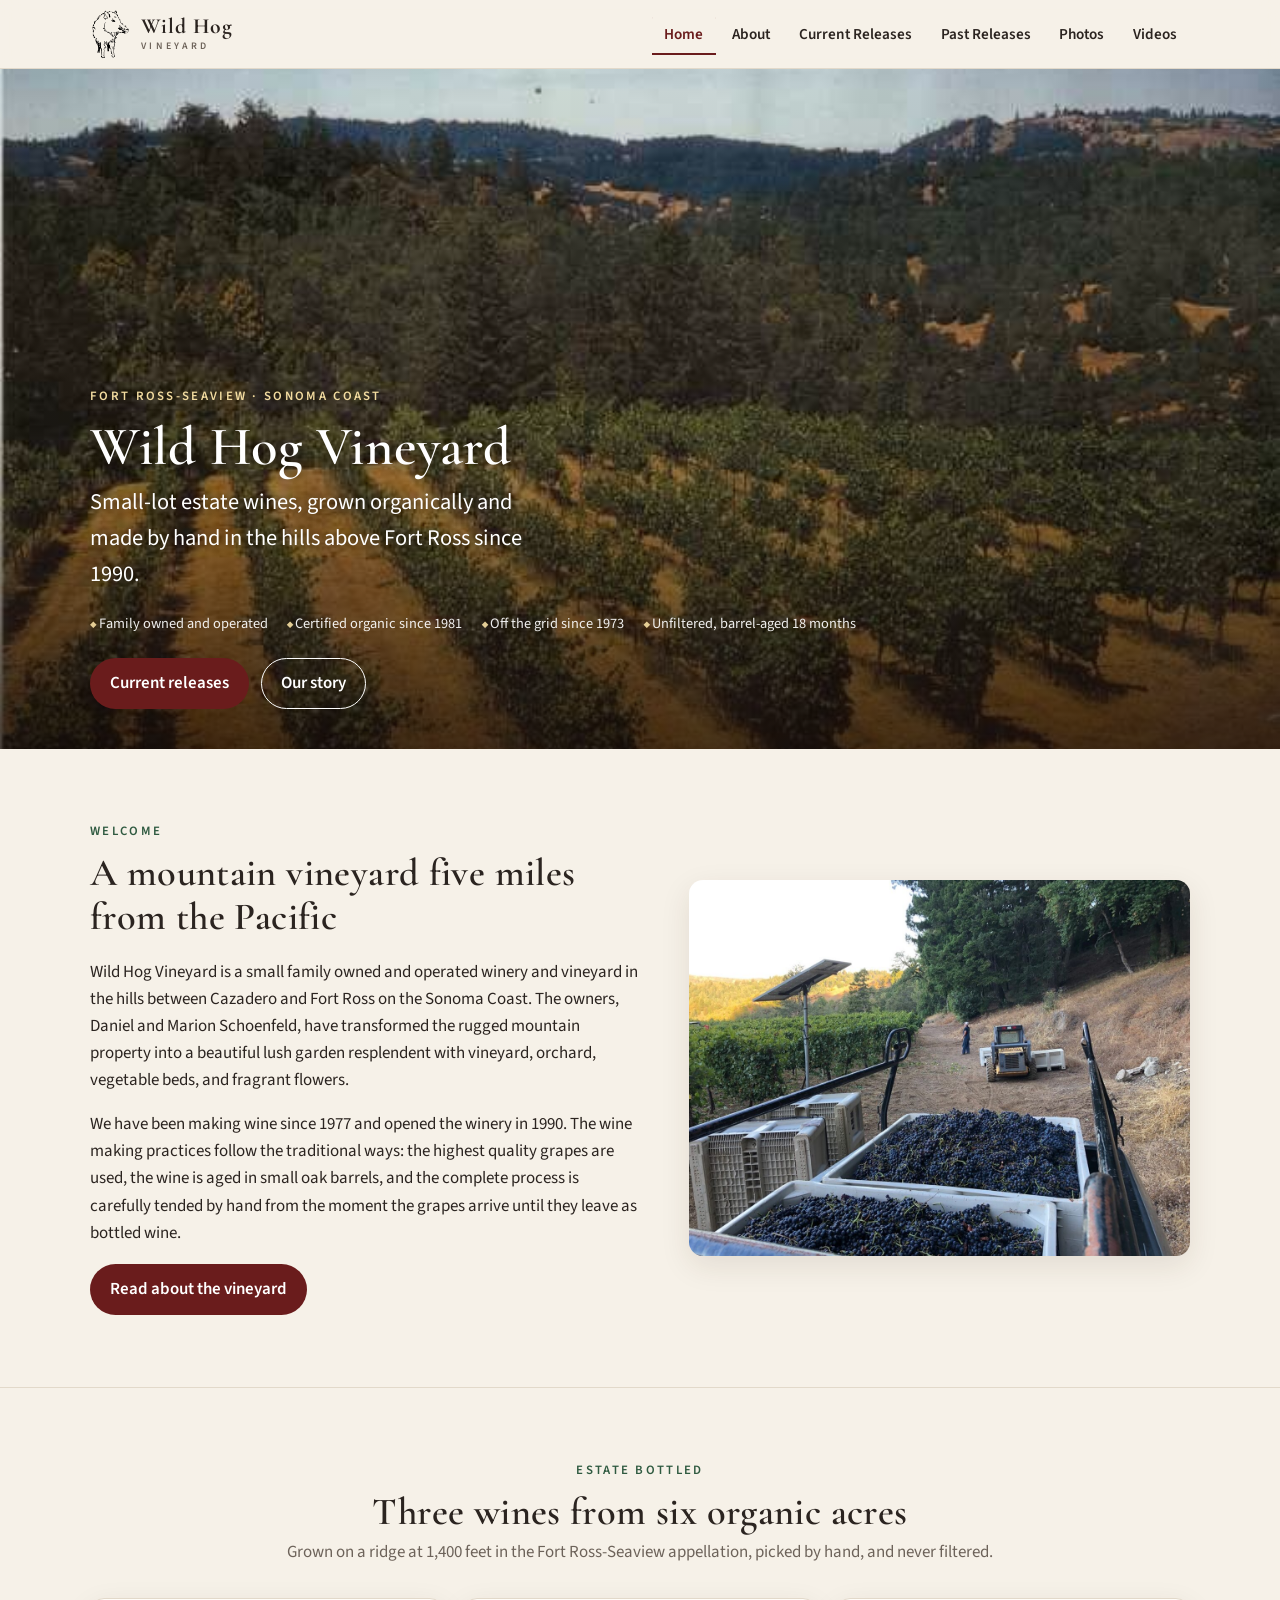
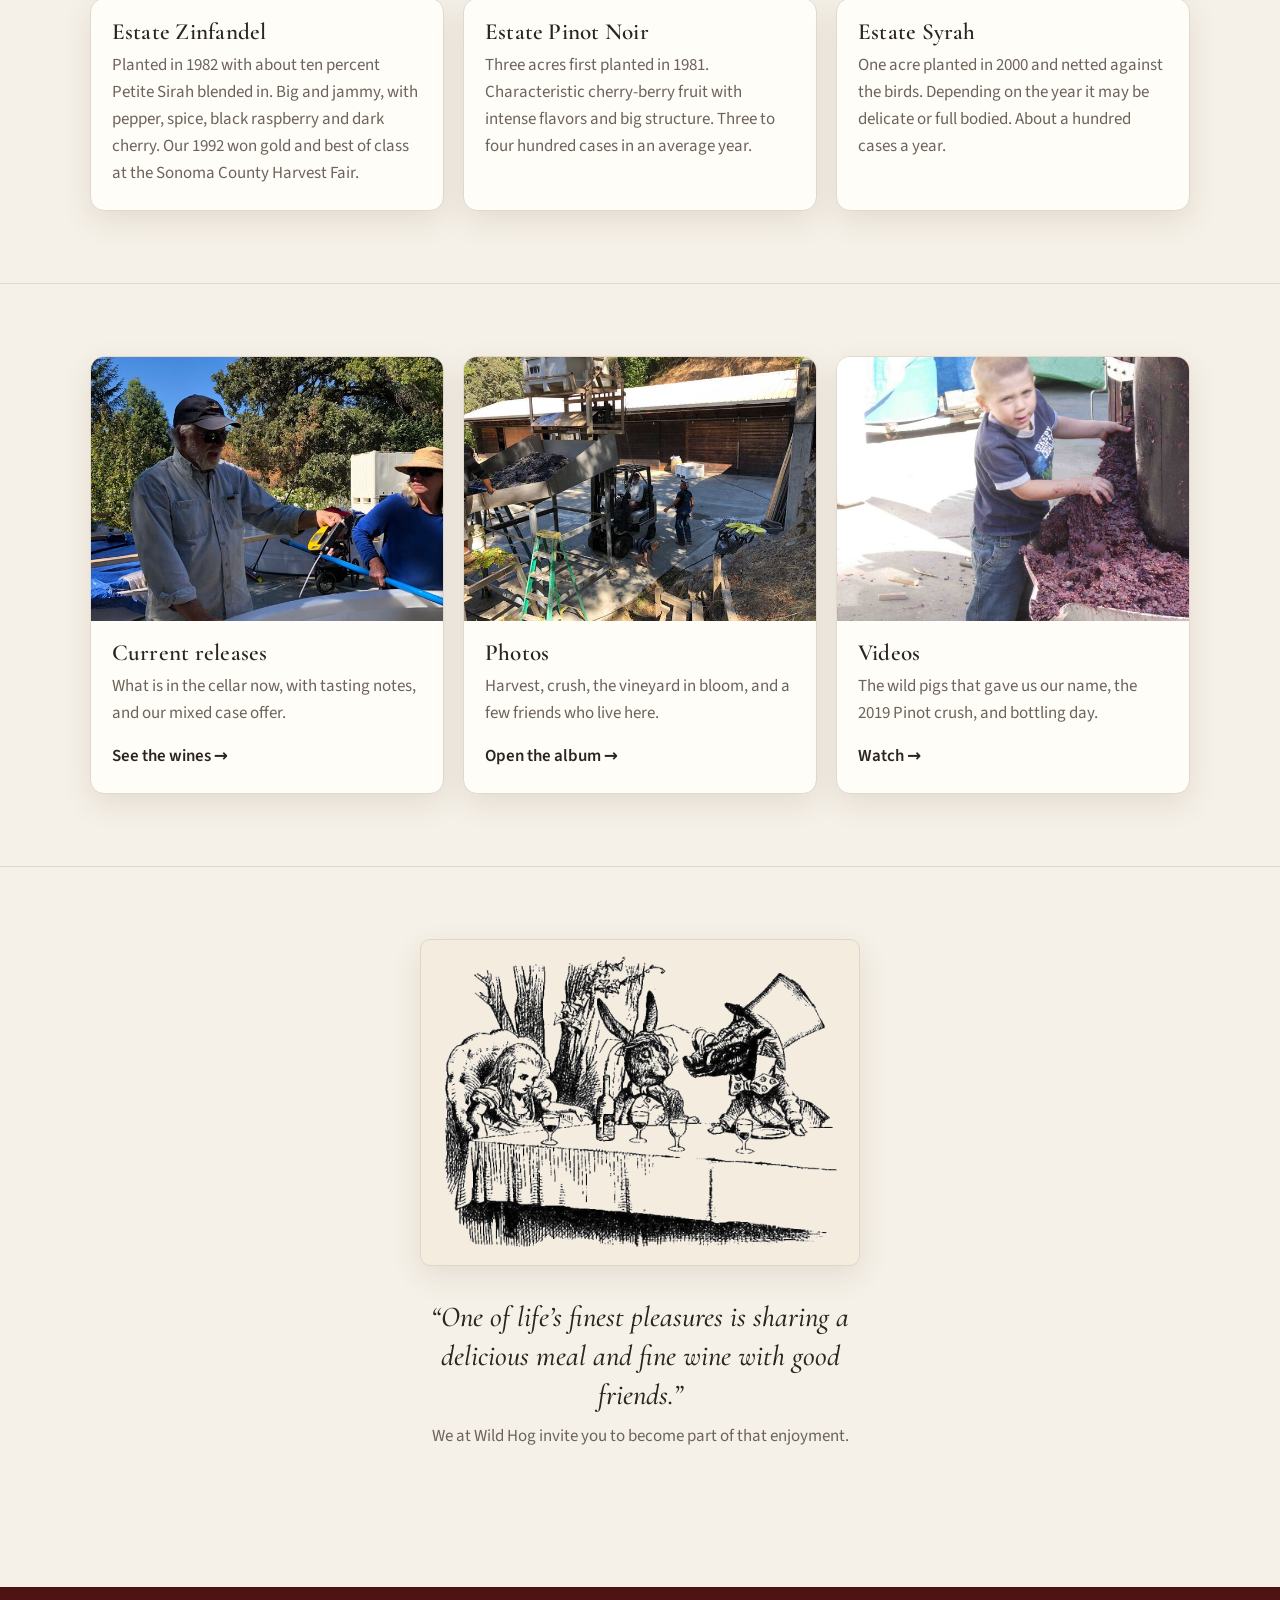
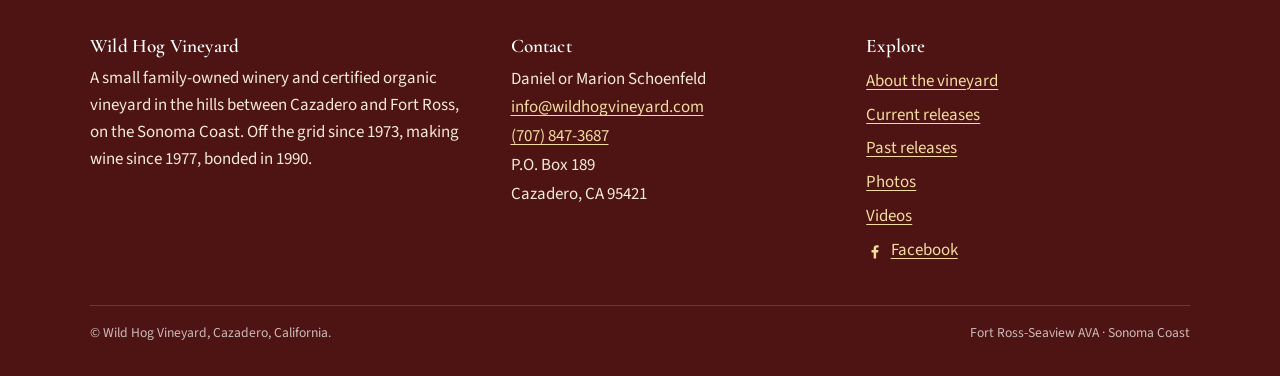
<file: index.html>
<!DOCTYPE html>
<html lang="en" class="no-js">
<head>
<meta charset="utf-8">
<meta name="viewport" content="width=device-width, initial-scale=1">
<title>Wild Hog Vineyard · Estate wines from the Sonoma Coast</title>
<meta name="description" content="Wild Hog Vineyard, a small family-owned, certified organic, off-the-grid winery in the Fort Ross-Seaview hills of the Sonoma Coast, making estate Pinot Noir, Zinfandel and Syrah since 1990.">
<meta property="og:title" content="Wild Hog Vineyard · Estate wines from the Sonoma Coast">
<meta property="og:description" content="Wild Hog Vineyard, a small family-owned, certified organic, off-the-grid winery in the Fort Ross-Seaview hills of the Sonoma Coast, making estate Pinot Noir, Zinfandel and Syrah since 1990.">
<meta property="og:type" content="website">
<meta property="og:image" content="images/estate-vineyard.jpg">
<meta name="theme-color" content="#6a1c1c">
<link rel="icon" href="images/favicon.png" type="image/png">
<link rel="apple-touch-icon" href="images/apple-touch-icon.png">
<link rel="stylesheet" href="css/style.css">
</head>
<body>
<a class="skip-link" href="#main">Skip to content</a>
<header class="site-header">
  <div class="wrap">
    <a class="brand" href="index.html" aria-label="Wild Hog Vineyard home">
      <img src="images/hog-mark.png" alt="" width="40" height="50">
      <span class="brand-name">Wild Hog<small>VINEYARD</small></span>
    </a>
    <button class="nav-toggle" aria-expanded="false" aria-controls="site-nav">
      <svg width="22" height="22" viewBox="0 0 24 24" fill="none" stroke="currentColor" stroke-width="2" stroke-linecap="round"><path d="M4 7h16M4 12h16M4 17h16"/></svg>
      <span>Menu</span>
    </button>
    <nav class="site-nav" id="site-nav" aria-label="Main">
      <ul>
        <li><a href="index.html" aria-current="page">Home</a></li>
        <li><a href="about.html">About</a></li>
        <li><a href="current-releases.html">Current Releases</a></li>
        <li><a href="past-releases.html">Past Releases</a></li>
        <li><a href="photos.html">Photos</a></li>
        <li><a href="videos.html">Videos</a></li>
      </ul>
    </nav>
  </div>
</header>
<main id="main">
<section class="hero">
  <img src="images/estate-vineyard.jpg" alt="The estate vineyard in late summer, rows of vines on a golden hillside with forested ridges beyond" fetchpriority="high">
  <div class="wrap">
    <p class="eyebrow">Fort Ross-Seaview · Sonoma Coast</p>
    <h1>Wild Hog Vineyard</h1>
    <p class="lede">Small-lot estate wines, grown organically and made by hand in the hills above Fort Ross since 1990.</p>
    <ul class="hero-facts">
      <li>Family owned and operated</li>
      <li>Certified organic since 1981</li>
      <li>Off the grid since 1973</li>
      <li>Unfiltered, barrel-aged 18 months</li>
    </ul>
    <div class="btn-row">
      <a class="btn" href="current-releases.html">Current releases</a>
      <a class="btn ghost" href="about.html">Our story</a>
    </div>
  </div>
</section>

<section class="section">
  <div class="wrap split">
    <div>
      <p class="eyebrow">Welcome</p>
      <h2>A mountain vineyard five miles from the Pacific</h2>
      <p>Wild Hog Vineyard is a small family owned and operated winery and vineyard in the hills between Cazadero and Fort Ross on the Sonoma Coast. The owners, Daniel and Marion Schoenfeld, have transformed the rugged mountain property into a beautiful lush garden resplendent with vineyard, orchard, vegetable beds, and fragrant flowers.</p>
      <p>We have been making wine since 1977 and opened the winery in 1990. The wine making practices follow the traditional ways: the highest quality grapes are used, the wine is aged in small oak barrels, and the complete process is carefully tended by hand from the moment the grapes arrive until they leave as bottled wine.</p>
      <a class="btn" href="about.html">Read about the vineyard</a>
    </div>
    <img src="images/grapes-load.jpg" alt="A bin heaped with freshly picked grapes at the winery, a nice load from the 2019 harvest" width="1200" height="900" loading="lazy">
  </div>
</section>

<section class="section">
  <div class="wrap">
    <div class="section-title">
      <p class="eyebrow">Estate bottled</p>
      <h2>Three wines from six organic acres</h2>
      <p class="muted">Grown on a ridge at 1,400 feet in the Fort Ross-Seaview appellation, picked by hand, and never filtered.</p>
    </div>
    <div class="cards">
      <article class="card"><div class="body">
        <h3>Estate Zinfandel</h3>
        <p>Planted in 1982 with about ten percent Petite Sirah blended in. Big and jammy, with pepper, spice, black raspberry and dark cherry. Our 1992 won gold and best of class at the Sonoma County Harvest Fair.</p>
      </div></article>
      <article class="card"><div class="body">
        <h3>Estate Pinot Noir</h3>
        <p>Three acres first planted in 1981. Characteristic cherry-berry fruit with intense flavors and big structure. Three to four hundred cases in an average year.</p>
      </div></article>
      <article class="card"><div class="body">
        <h3>Estate Syrah</h3>
        <p>One acre planted in 2000 and netted against the birds. Depending on the year it may be delicate or full bodied. About a hundred cases a year.</p>
      </div></article>
    </div>
  </div>
</section>

<section class="section">
  <div class="wrap">
    <div class="cards">
      <a class="card" href="current-releases.html" style="text-decoration:none;color:inherit">
        <img src="images/gallery/thumbs/IMG_3694.jpg" alt="Daniel measuring the sugar content of the grapes" loading="lazy" width="640" height="480">
        <div class="body"><h3>Current releases</h3><p>What is in the cellar now, with tasting notes, and our mixed case offer.</p><span class="more">See the wines</span></div>
      </a>
      <a class="card" href="photos.html" style="text-decoration:none;color:inherit">
        <img src="images/gallery/thumbs/IMG_3703.jpg" alt="Crush production line, September 2019" loading="lazy" width="640" height="480">
        <div class="body"><h3>Photos</h3><p>Harvest, crush, the vineyard in bloom, and a few friends who live here.</p><span class="more">Open the album</span></div>
      </a>
      <a class="card" href="videos.html" style="text-decoration:none;color:inherit">
        <img src="images/gallery/thumbs/09Press.jpg" alt="Working the press at crush" loading="lazy" width="640" height="480">
        <div class="body"><h3>Videos</h3><p>The wild pigs that gave us our name, the 2019 Pinot crush, and bottling day.</p><span class="more">Watch</span></div>
      </a>
    </div>
  </div>
</section>

<section class="section">
  <div class="wrap quote-block">
    <figure><img src="images/alice-banquet.png" alt="Engraving of Alice at a banquet table with the March Hare and a boar in a top hat, glasses of wine before them" width="520" height="382" loading="lazy"></figure>
    <blockquote>“One of life’s finest pleasures is sharing a delicious meal and fine wine with good friends.”</blockquote>
    <p class="muted">We at Wild Hog invite you to become part of that enjoyment.</p>
  </div>
</section>
</main>
<footer class="site-footer">
  <div class="wrap">
    <div>
      <h3>Wild Hog Vineyard</h3>
      <p>A small family-owned winery and certified organic vineyard in the hills between Cazadero and Fort Ross, on the Sonoma Coast. Off the grid since 1973, making wine since 1977, bonded in 1990.</p>
    </div>
    <div>
      <h3>Contact</h3>
      <address>
        Daniel or Marion Schoenfeld<br>
        <a href="mailto:info@wildhogvineyard.com">info@wildhogvineyard.com</a><br>
        <a href="tel:+17078473687">(707) 847-3687</a><br>
        P.O. Box 189<br>
        Cazadero, CA 95421
      </address>
    </div>
    <div>
      <h3>Explore</h3>
      <ul>
        <li><a href="about.html">About the vineyard</a></li>
        <li><a href="current-releases.html">Current releases</a></li>
        <li><a href="past-releases.html">Past releases</a></li>
        <li><a href="photos.html">Photos</a></li>
        <li><a href="videos.html">Videos</a></li>
        <li><a class="social" href="https://www.facebook.com/profile.php?id=100057775415077" rel="noopener"><svg viewBox="0 0 24 24" aria-hidden="true"><path d="M13.5 22v-8h2.7l.4-3.2h-3.1V8.8c0-.9.3-1.6 1.6-1.6h1.7V4.4c-.3 0-1.3-.1-2.5-.1-2.5 0-4.1 1.5-4.1 4.2v2.3H7.4V14h2.8v8h3.3z"/></svg> Facebook</a></li>
      </ul>
    </div>
    <div class="fine">
      <span>© Wild Hog Vineyard, Cazadero, California.</span>
      <span>Fort Ross-Seaview AVA · Sonoma Coast</span>
    </div>
  </div>
</footer>
<script src="js/site.js"></script>
</body>
</html>
</file>
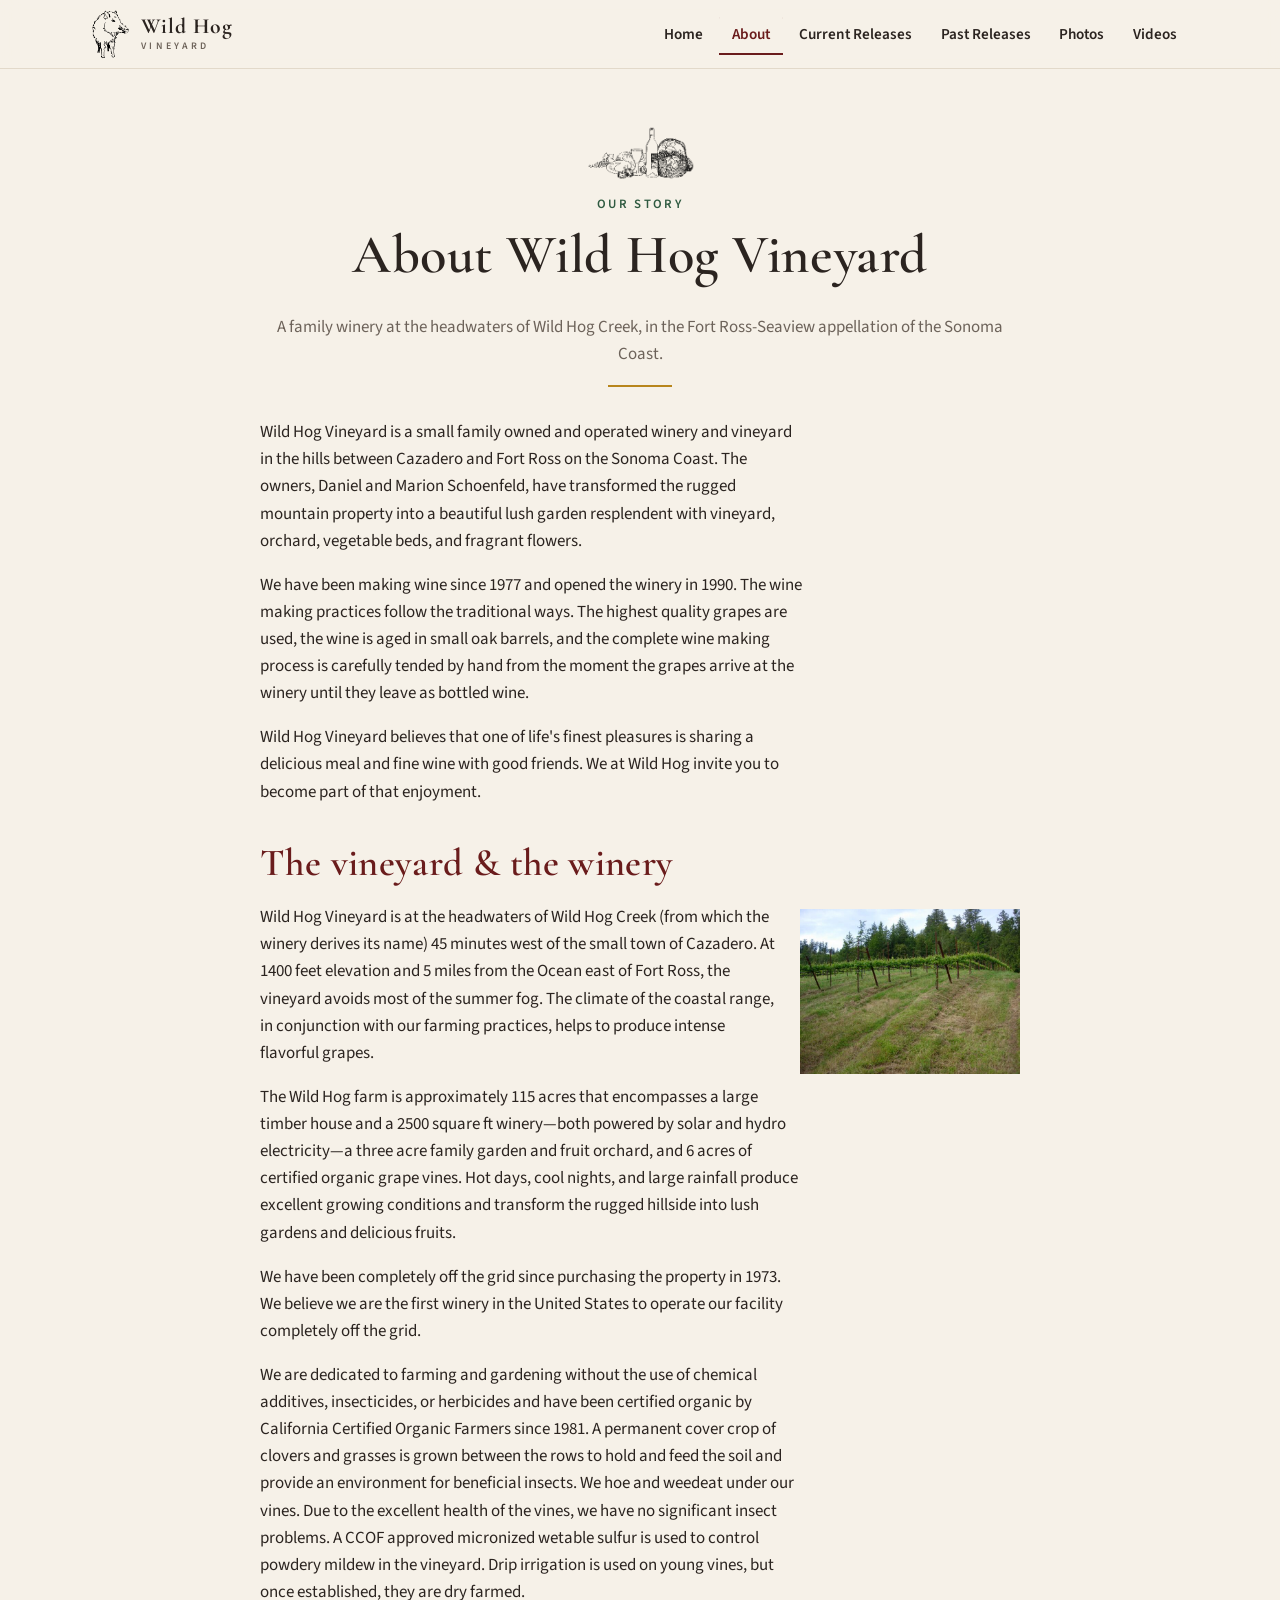
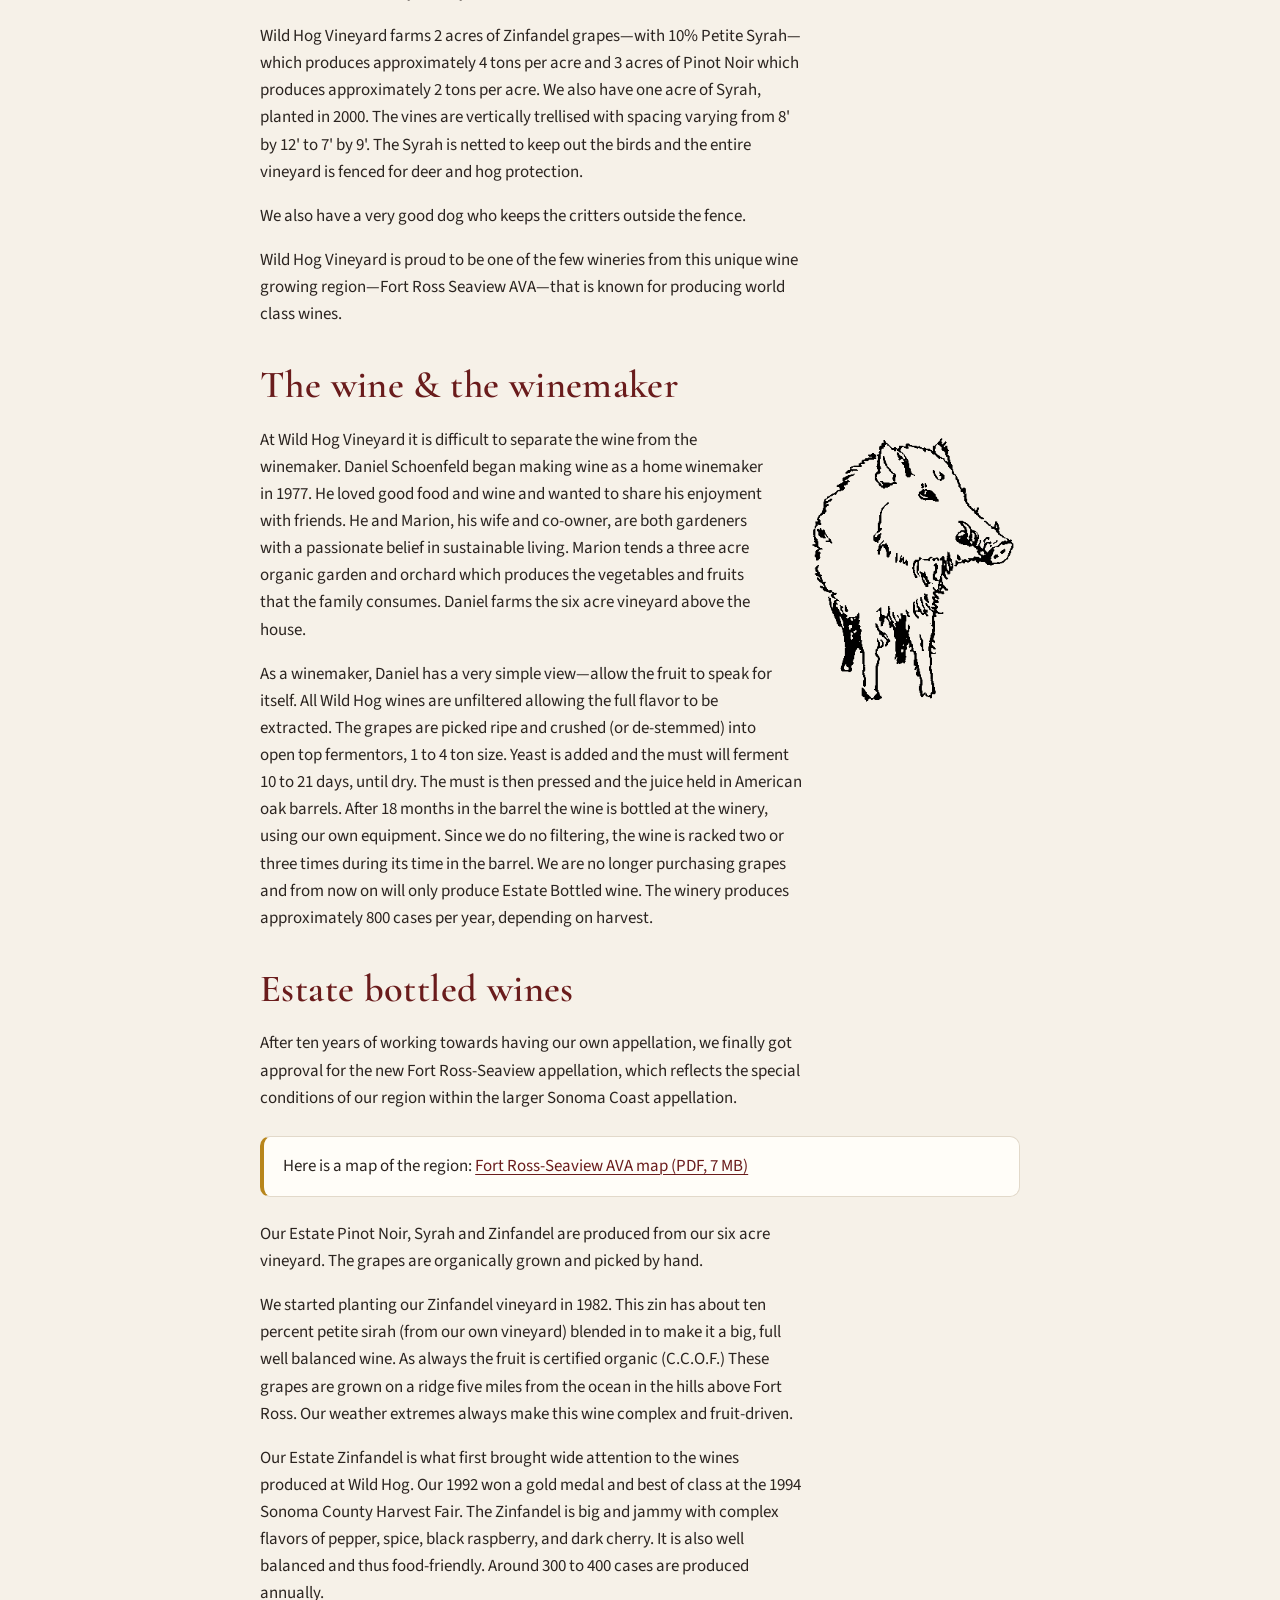
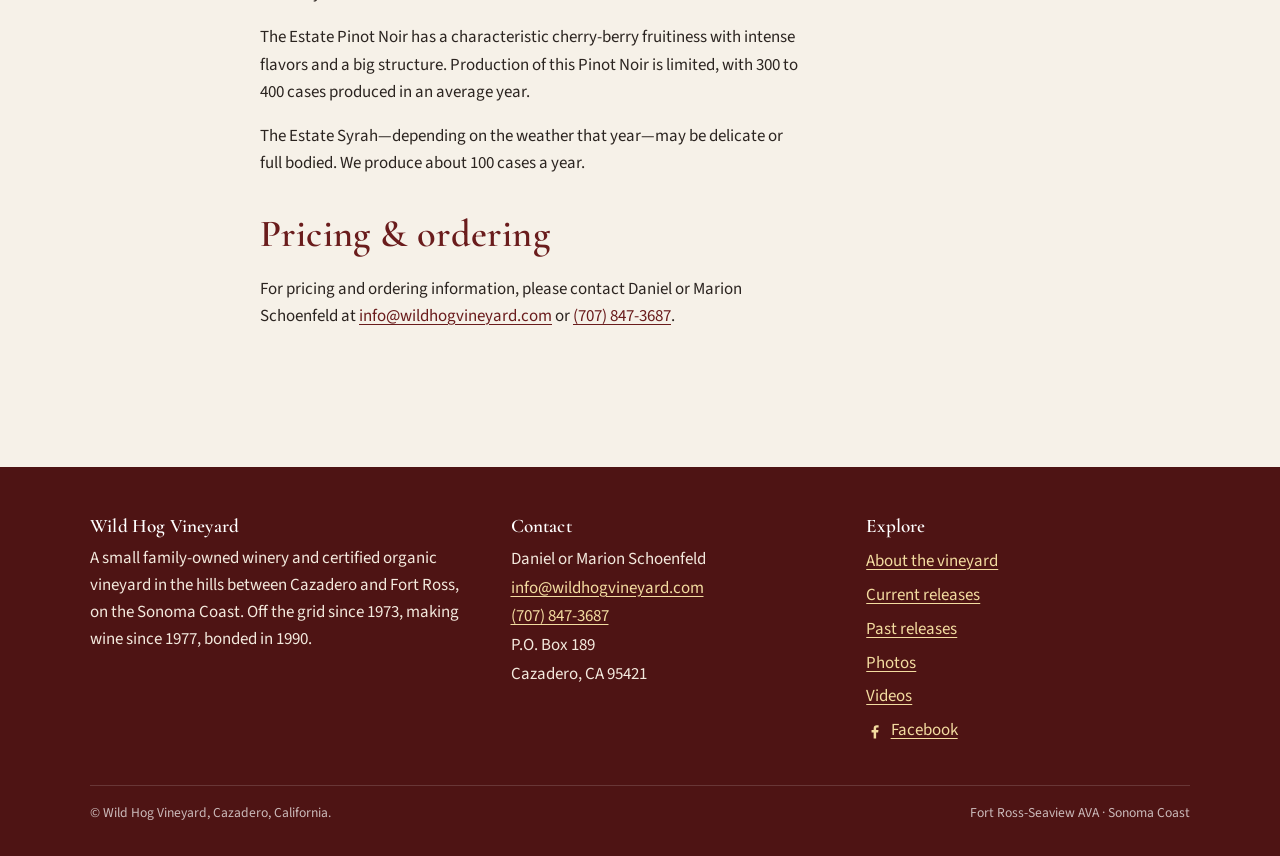
<file: about.html>
<!DOCTYPE html>
<html lang="en" class="no-js">
<head>
<meta charset="utf-8">
<meta name="viewport" content="width=device-width, initial-scale=1">
<title>About · Wild Hog Vineyard</title>
<meta name="description" content="Wild Hog Vineyard, a small family-owned, certified organic, off-the-grid winery in the Fort Ross-Seaview hills of the Sonoma Coast, making estate Pinot Noir, Zinfandel and Syrah since 1990.">
<meta property="og:title" content="About · Wild Hog Vineyard">
<meta property="og:description" content="Wild Hog Vineyard, a small family-owned, certified organic, off-the-grid winery in the Fort Ross-Seaview hills of the Sonoma Coast, making estate Pinot Noir, Zinfandel and Syrah since 1990.">
<meta property="og:type" content="website">
<meta property="og:image" content="images/hero-harvest-1600.jpg">
<meta name="theme-color" content="#6a1c1c">
<link rel="icon" href="images/favicon.png" type="image/png">
<link rel="apple-touch-icon" href="images/apple-touch-icon.png">
<link rel="stylesheet" href="css/style.css">
</head>
<body>
<a class="skip-link" href="#main">Skip to content</a>
<header class="site-header">
  <div class="wrap">
    <a class="brand" href="index.html" aria-label="Wild Hog Vineyard home">
      <img src="images/hog-mark.png" alt="" width="40" height="50">
      <span class="brand-name">Wild Hog<small>VINEYARD</small></span>
    </a>
    <button class="nav-toggle" aria-expanded="false" aria-controls="site-nav">
      <svg width="22" height="22" viewBox="0 0 24 24" fill="none" stroke="currentColor" stroke-width="2" stroke-linecap="round"><path d="M4 7h16M4 12h16M4 17h16"/></svg>
      <span>Menu</span>
    </button>
    <nav class="site-nav" id="site-nav" aria-label="Main">
      <ul>
        <li><a href="index.html">Home</a></li>
        <li><a href="about.html" aria-current="page">About</a></li>
        <li><a href="current-releases.html">Current Releases</a></li>
        <li><a href="past-releases.html">Past Releases</a></li>
        <li><a href="photos.html">Photos</a></li>
        <li><a href="videos.html">Videos</a></li>
      </ul>
    </nav>
  </div>
</header>
<main id="main">
<div class="page-title narrow">
  <img class="ornament" src="images/tableau-center.png" alt="">
  <p class="eyebrow">Our story</p>
  <h1>About Wild Hog Vineyard</h1>
  <p class="muted">A family winery at the headwaters of Wild Hog Creek, in the Fort Ross-Seaview appellation of the Sonoma Coast.</p>
  <hr class="rule">
</div>

<div class="narrow prose section" style="padding-top:0">
<p>Wild Hog Vineyard is a small family owned and operated winery and vineyard in the hills between Cazadero and Fort Ross on the Sonoma Coast. The owners, Daniel and Marion Schoenfeld, have transformed the rugged mountain property into a beautiful lush garden resplendent with vineyard, orchard, vegetable beds, and fragrant flowers.</p>
<p>We have been making wine since 1977 and opened the winery in 1990. The wine making practices follow the traditional ways. The highest quality grapes are used, the wine is aged in small oak barrels, and the complete wine making process is carefully tended by hand from the moment the grapes arrive at the winery until they leave as bottled wine.</p>
<p>Wild Hog Vineyard believes that one of life's finest pleasures is sharing a delicious meal and fine wine with good friends. We at Wild Hog invite you to become part of that enjoyment.</p>

<h2>The vineyard &amp; the winery</h2>
<img class="float-right" src="images/gallery/thumbs/VineyardSpring1.jpg" alt="The estate vineyard in late spring" width="640" height="480" loading="lazy">
<p>Wild Hog Vineyard is at the headwaters of Wild Hog Creek (from which the winery derives its name) 45 minutes west of the small town of Cazadero. At 1400 feet elevation and 5 miles from the Ocean east of Fort Ross, the vineyard avoids most of the summer fog. The climate of the coastal range, in conjunction with our farming practices, helps to produce intense flavorful grapes.</p>
<p>The Wild Hog farm is approximately 115 acres that encompasses a large timber house and a 2500 square ft winery—both powered by solar and hydro electricity—a three acre family garden and fruit orchard, and 6 acres of certified organic grape vines. Hot days, cool nights, and large rainfall produce excellent growing conditions and transform the rugged hillside into lush gardens and delicious fruits.</p>
<p>We have been completely off the grid since purchasing the property in 1973. We believe we are the first winery in the United States to operate our facility completely off the grid.</p>
<p>We are dedicated to farming and gardening without the use of chemical additives, insecticides, or herbicides and have been certified organic by California Certified Organic Farmers since 1981. A permanent cover crop of clovers and grasses is grown between the rows to hold and feed the soil and provide an environment for beneficial insects. We hoe and weedeat under our vines. Due to the excellent health of the vines, we have no significant insect problems. A CCOF approved micronized wetable sulfur is used to control powdery mildew in the vineyard. Drip irrigation is used on young vines, but once established, they are dry farmed.</p>
<p>Wild Hog Vineyard farms 2 acres of Zinfandel grapes—with 10% Petite Syrah—which produces approximately 4 tons per acre and 3 acres of Pinot Noir which produces approximately 2 tons per acre. We also have one acre of Syrah, planted in 2000. The vines are vertically trellised with spacing varying from 8' by 12' to 7' by 9'. The Syrah is netted to keep out the birds and the entire vineyard is fenced for deer and hog protection.</p>
<p>We also have a very good dog who keeps the critters outside the fence.</p>
<p>Wild Hog Vineyard is proud to be one of the few wineries from this unique wine growing region—Fort Ross Seaview AVA—that is known for producing world class wines.</p>

<h2>The wine &amp; the winemaker</h2>
<img class="float-right art" src="images/hog-mark.png" alt="Line drawing of a wild hog" width="300" height="374" loading="lazy">
<p>At Wild Hog Vineyard it is difficult to separate the wine from the winemaker. Daniel Schoenfeld began making wine as a home winemaker in 1977. He loved good food and wine and wanted to share his enjoyment with friends. He and Marion, his wife and co-owner, are both gardeners with a passionate belief in sustainable living. Marion tends a three acre organic garden and orchard which produces the vegetables and fruits that the family consumes. Daniel farms the six acre vineyard above the house.</p>
<p>As a winemaker, Daniel has a very simple view—allow the fruit to speak for itself. All Wild Hog wines are unfiltered allowing the full flavor to be extracted. The grapes are picked ripe and crushed (or de-stemmed) into open top fermentors, 1 to 4 ton size. Yeast is added and the must will ferment 10 to 21 days, until dry. The must is then pressed and the juice held in American oak barrels. After 18 months in the barrel the wine is bottled at the winery, using our own equipment. Since we do no filtering, the wine is racked two or three times during its time in the barrel. We are no longer purchasing grapes and from now on will only produce Estate Bottled wine. The winery produces approximately 800 cases per year, depending on harvest.</p>

<h2>Estate bottled wines</h2>
<p>After ten years of working towards having our own appellation, we finally got approval for the new Fort Ross-Seaview appellation, which reflects the special conditions of our region within the larger Sonoma Coast appellation.</p>
<div class="callout"><p>Here is a map of the region: <a href="fort-ross-seaview-ava-map.pdf">Fort Ross-Seaview AVA map (PDF, 7&nbsp;MB)</a></p></div>
<p>Our Estate Pinot Noir, Syrah and Zinfandel are produced from our six acre vineyard. The grapes are organically grown and picked by hand.</p>
<p>We started planting our Zinfandel vineyard in 1982. This zin has about ten percent petite sirah (from our own vineyard) blended in to make it a big, full well balanced wine. As always the fruit is certified organic (C.C.O.F.) These grapes are grown on a ridge five miles from the ocean in the hills above Fort Ross. Our weather extremes always make this wine complex and fruit-driven.</p>
<p>Our Estate Zinfandel is what first brought wide attention to the wines produced at Wild Hog. Our 1992 won a gold medal and best of class at the 1994 Sonoma County Harvest Fair. The Zinfandel is big and jammy with complex flavors of pepper, spice, black raspberry, and dark cherry. It is also well balanced and thus food-friendly. Around 300 to 400 cases are produced annually.</p>
<p>The Estate Pinot Noir has a characteristic cherry-berry fruitiness with intense flavors and a big structure. Production of this Pinot Noir is limited, with 300 to 400 cases produced in an average year.</p>
<p>The Estate Syrah—depending on the weather that year—may be delicate or full bodied. We produce about 100 cases a year.</p>

<h2>Pricing &amp; ordering</h2>
<p>For pricing and ordering information, please contact Daniel or Marion Schoenfeld at <a href="mailto:info@wildhogvineyard.com">info@wildhogvineyard.com</a> or <a href="tel:+17078473687">(707) 847-3687</a>.</p>
</div>
</main>
<footer class="site-footer">
  <div class="wrap">
    <div>
      <h3>Wild Hog Vineyard</h3>
      <p>A small family-owned winery and certified organic vineyard in the hills between Cazadero and Fort Ross, on the Sonoma Coast. Off the grid since 1973, making wine since 1977, bonded in 1990.</p>
    </div>
    <div>
      <h3>Contact</h3>
      <address>
        Daniel or Marion Schoenfeld<br>
        <a href="mailto:info@wildhogvineyard.com">info@wildhogvineyard.com</a><br>
        <a href="tel:+17078473687">(707) 847-3687</a><br>
        P.O. Box 189<br>
        Cazadero, CA 95421
      </address>
    </div>
    <div>
      <h3>Explore</h3>
      <ul>
        <li><a href="about.html">About the vineyard</a></li>
        <li><a href="current-releases.html">Current releases</a></li>
        <li><a href="past-releases.html">Past releases</a></li>
        <li><a href="photos.html">Photos</a></li>
        <li><a href="videos.html">Videos</a></li>
        <li><a class="social" href="https://www.facebook.com/profile.php?id=100057775415077" rel="noopener"><svg viewBox="0 0 24 24" aria-hidden="true"><path d="M13.5 22v-8h2.7l.4-3.2h-3.1V8.8c0-.9.3-1.6 1.6-1.6h1.7V4.4c-.3 0-1.3-.1-2.5-.1-2.5 0-4.1 1.5-4.1 4.2v2.3H7.4V14h2.8v8h3.3z"/></svg> Facebook</a></li>
      </ul>
    </div>
    <div class="fine">
      <span>© Wild Hog Vineyard, Cazadero, California.</span>
      <span>Fort Ross-Seaview AVA · Sonoma Coast</span>
    </div>
  </div>
</footer>
<script src="js/site.js"></script>
</body>
</html>
</file>
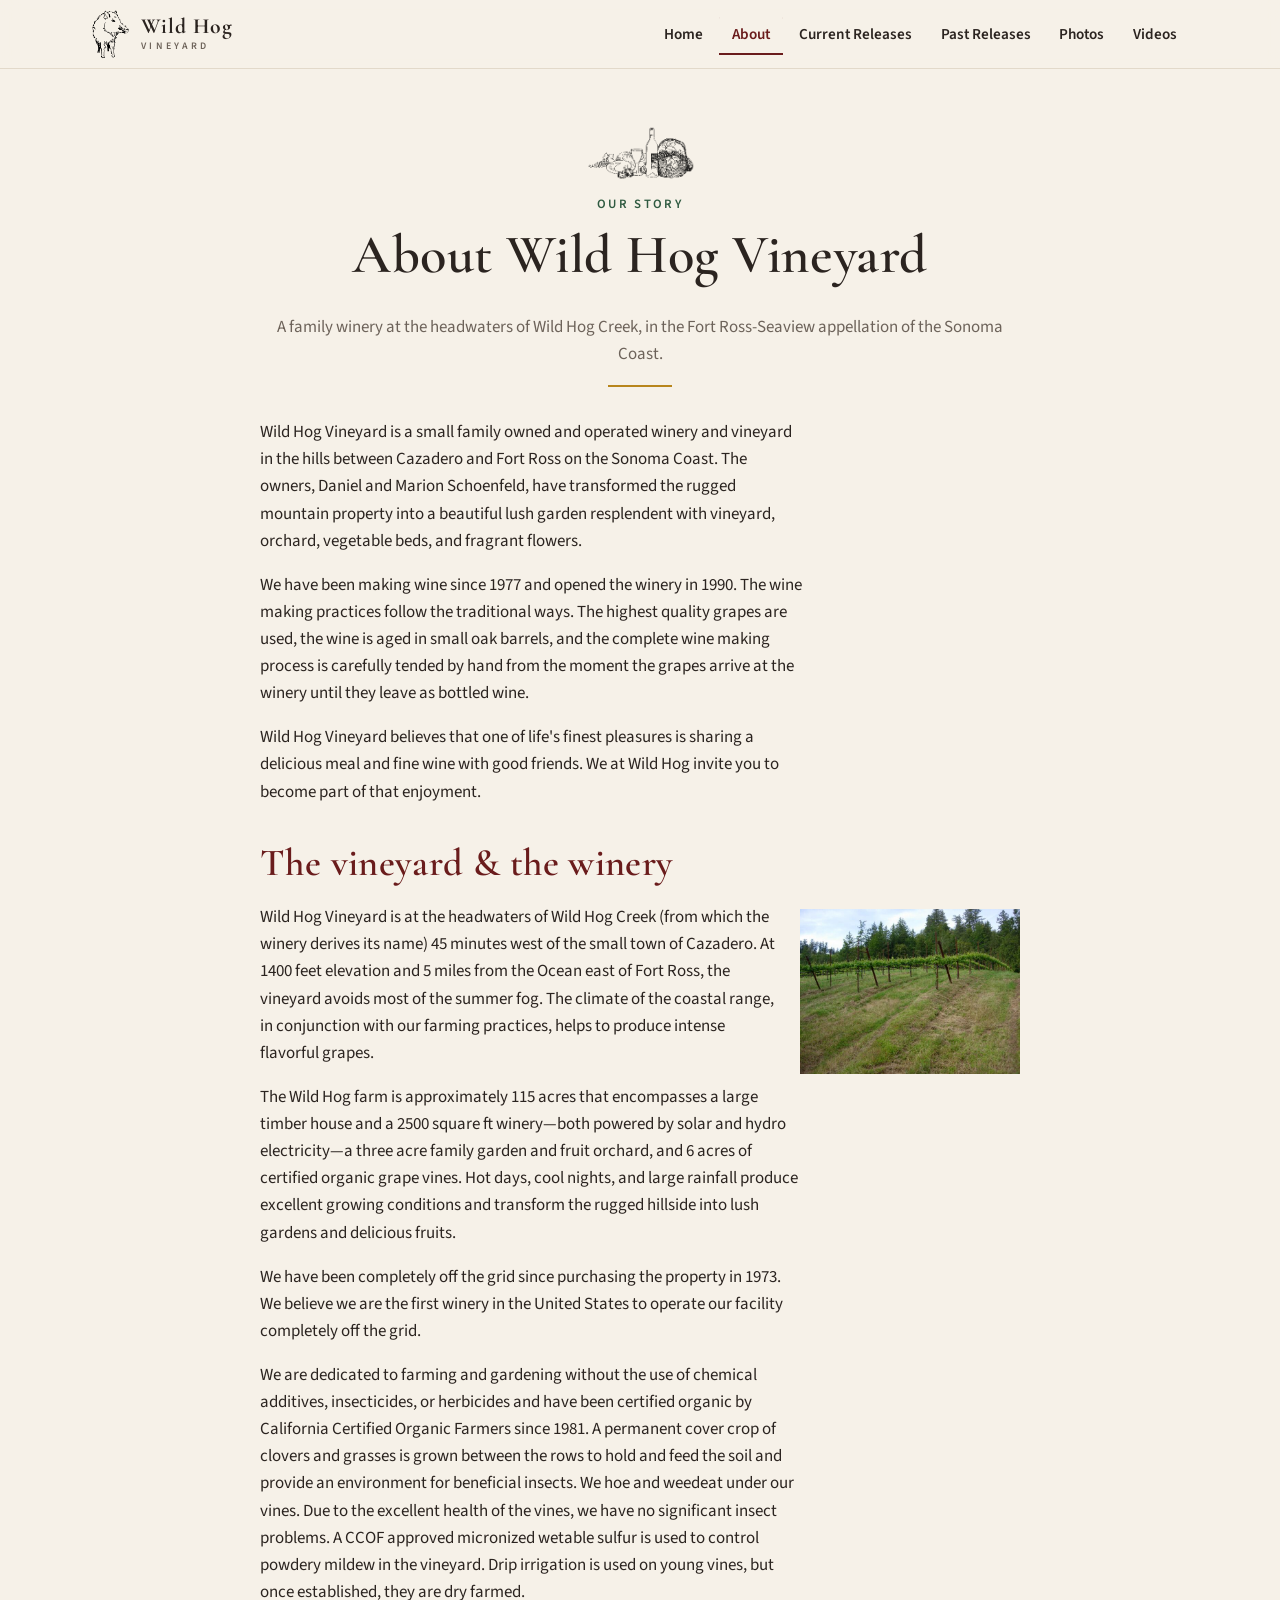
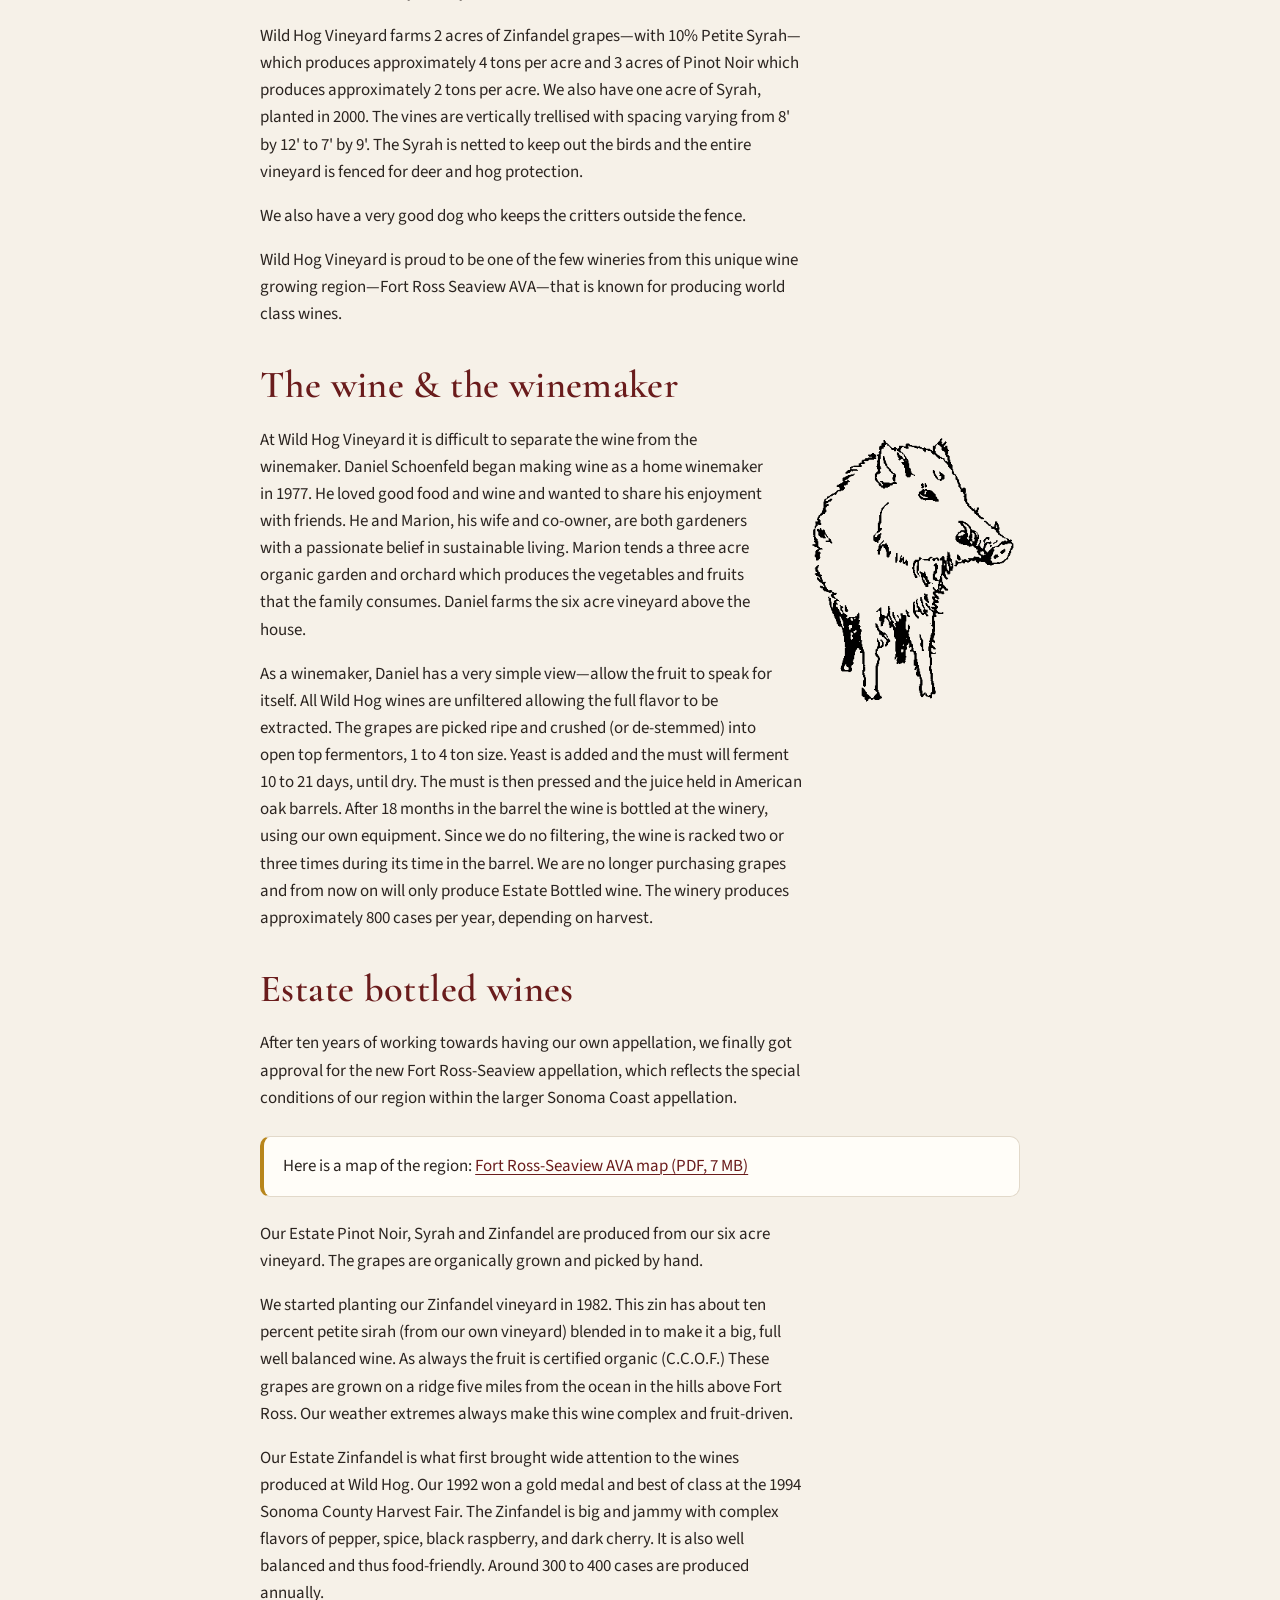
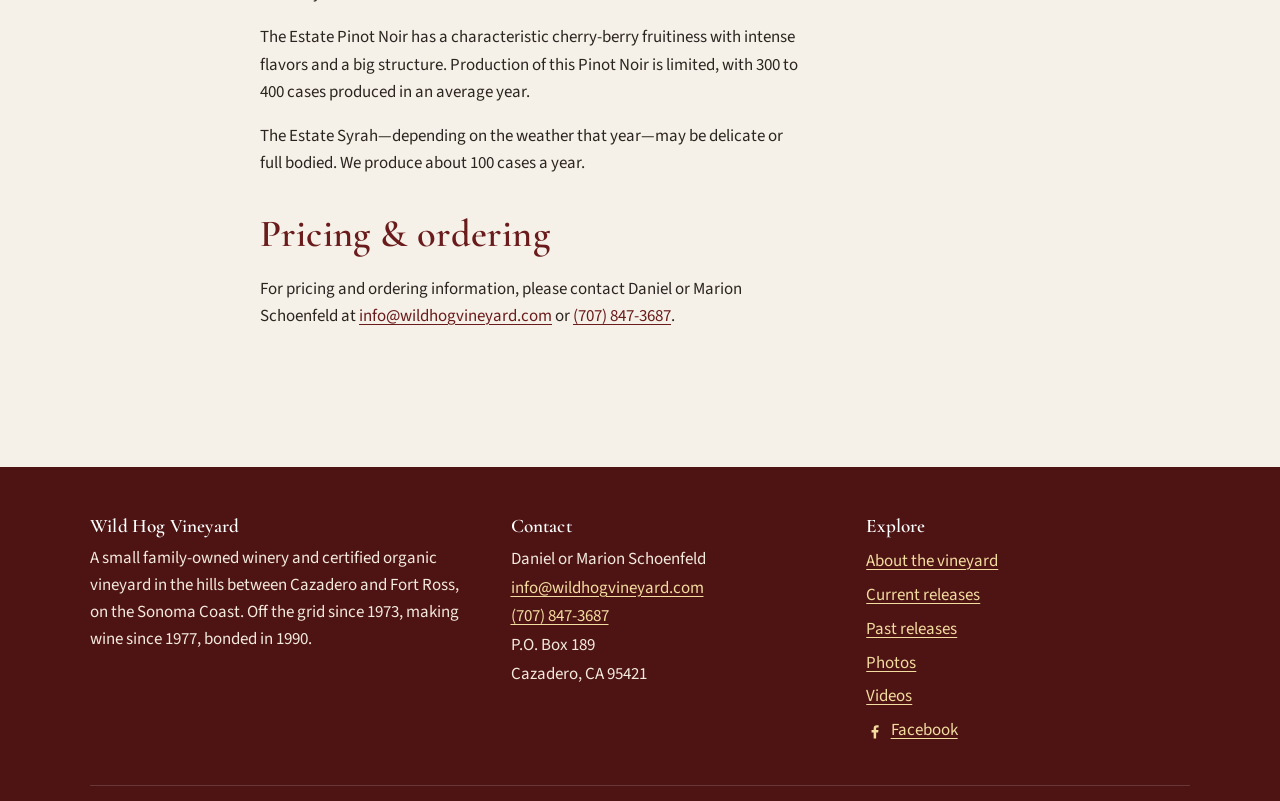
<file: aboutwildhog.html>
<!DOCTYPE html><html lang="en"><head><meta charset="utf-8"><title>Moved</title>
<meta http-equiv="refresh" content="0; url=about.html"><link rel="canonical" href="about.html">
<meta name="robots" content="noindex"></head><body><p>This page has moved to <a href="about.html">about.html</a>.</p></body></html>
</file>
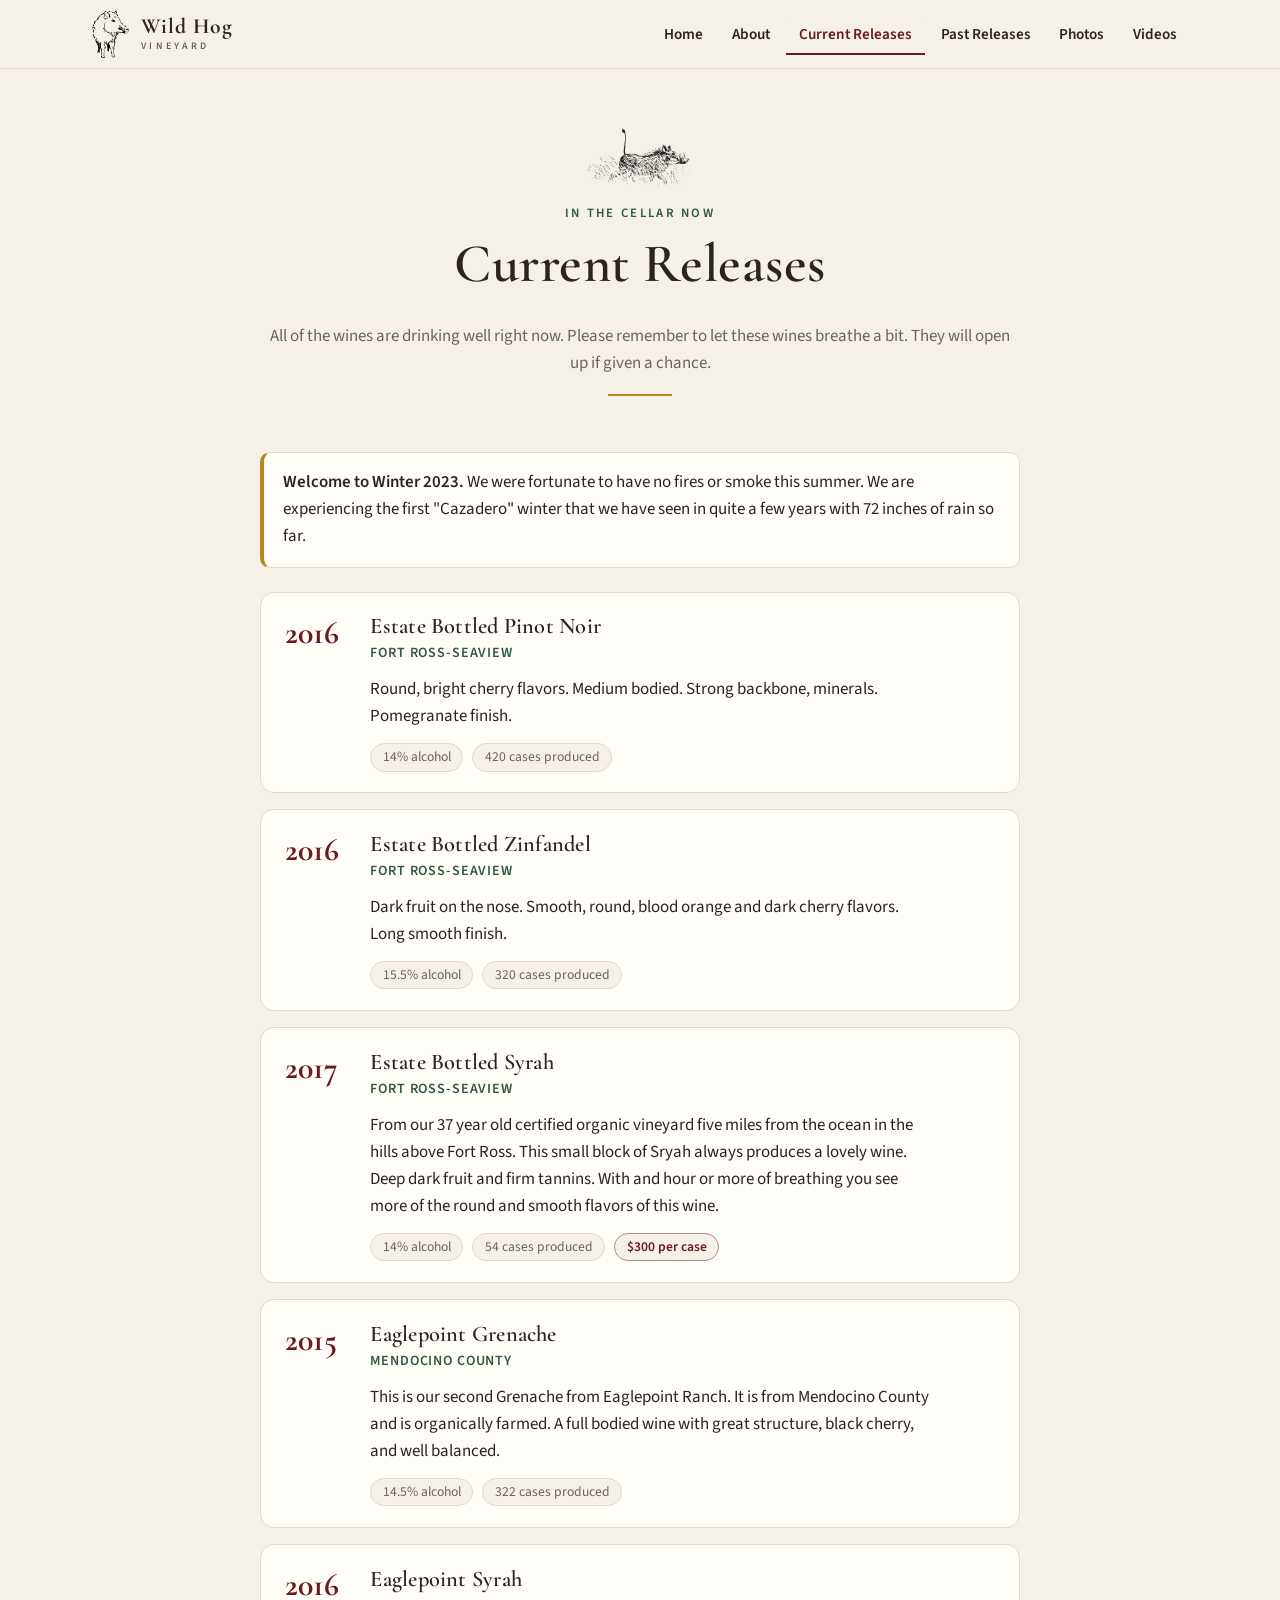
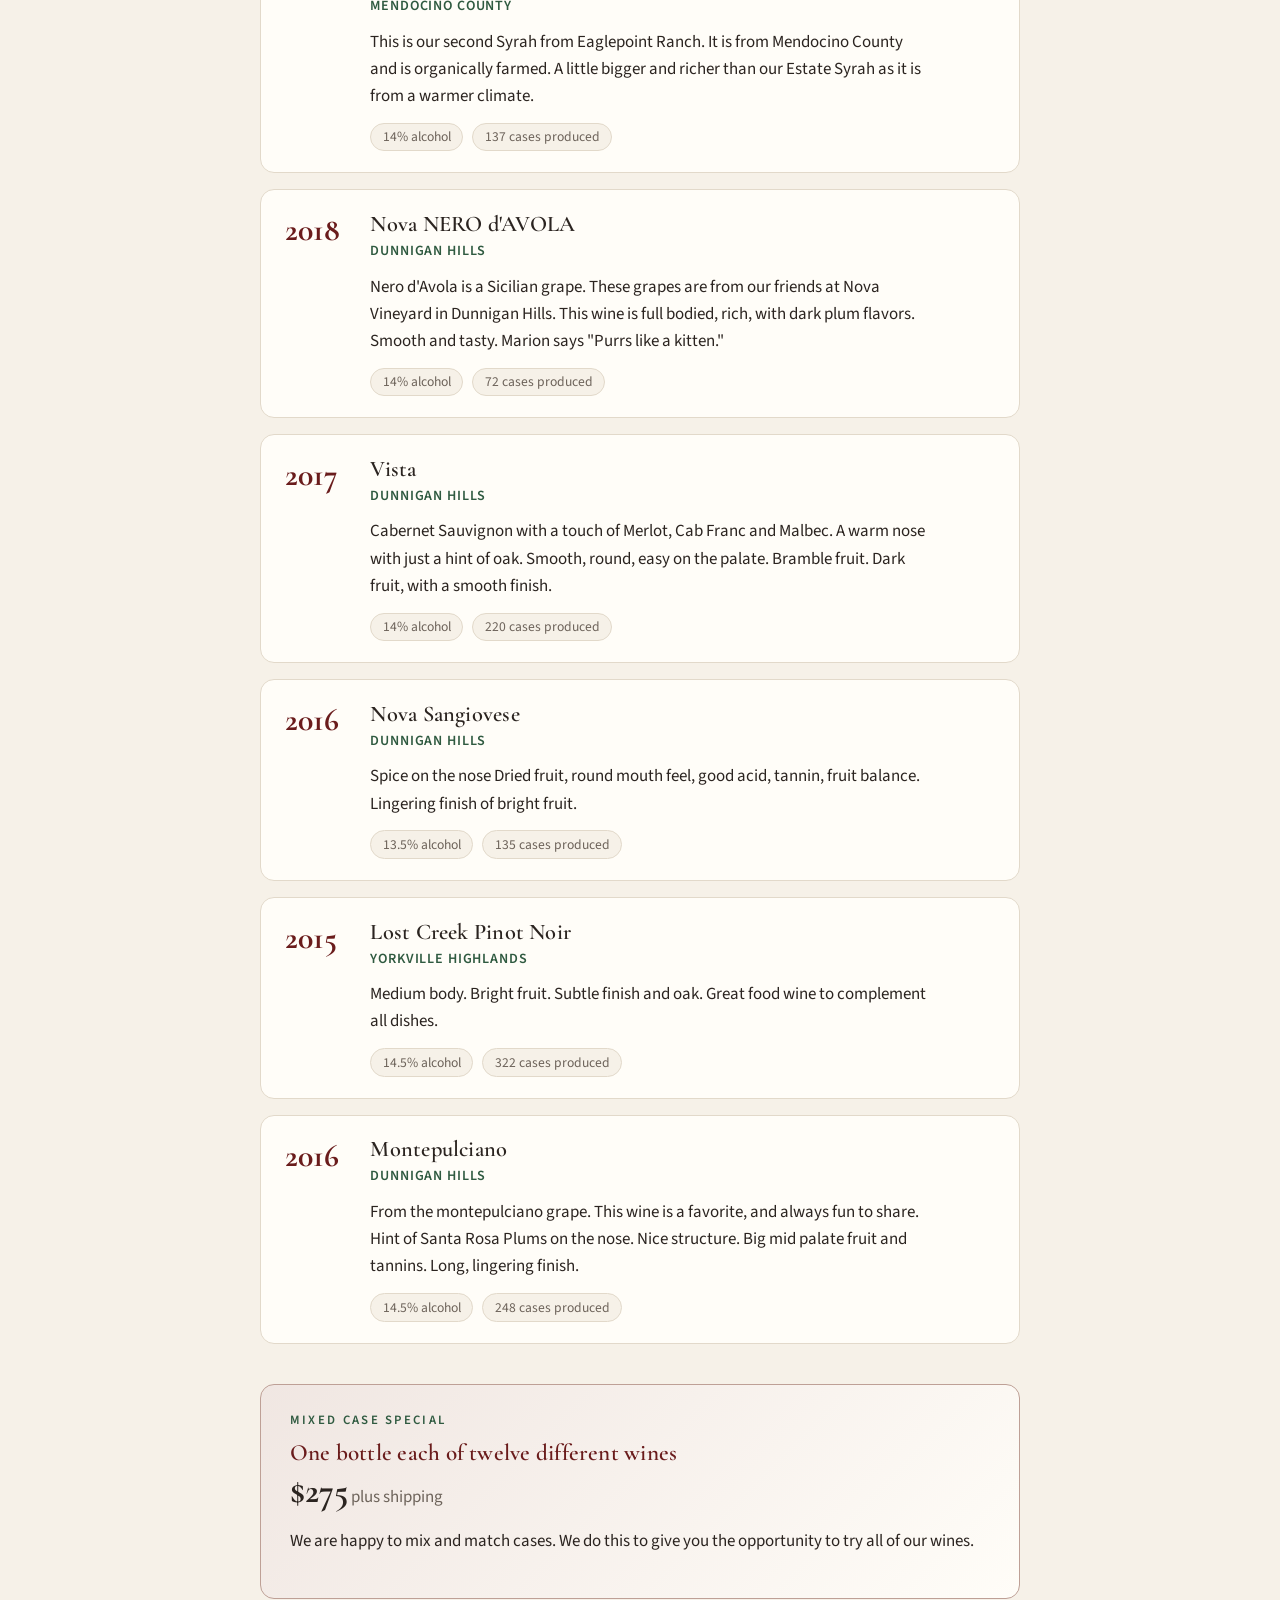
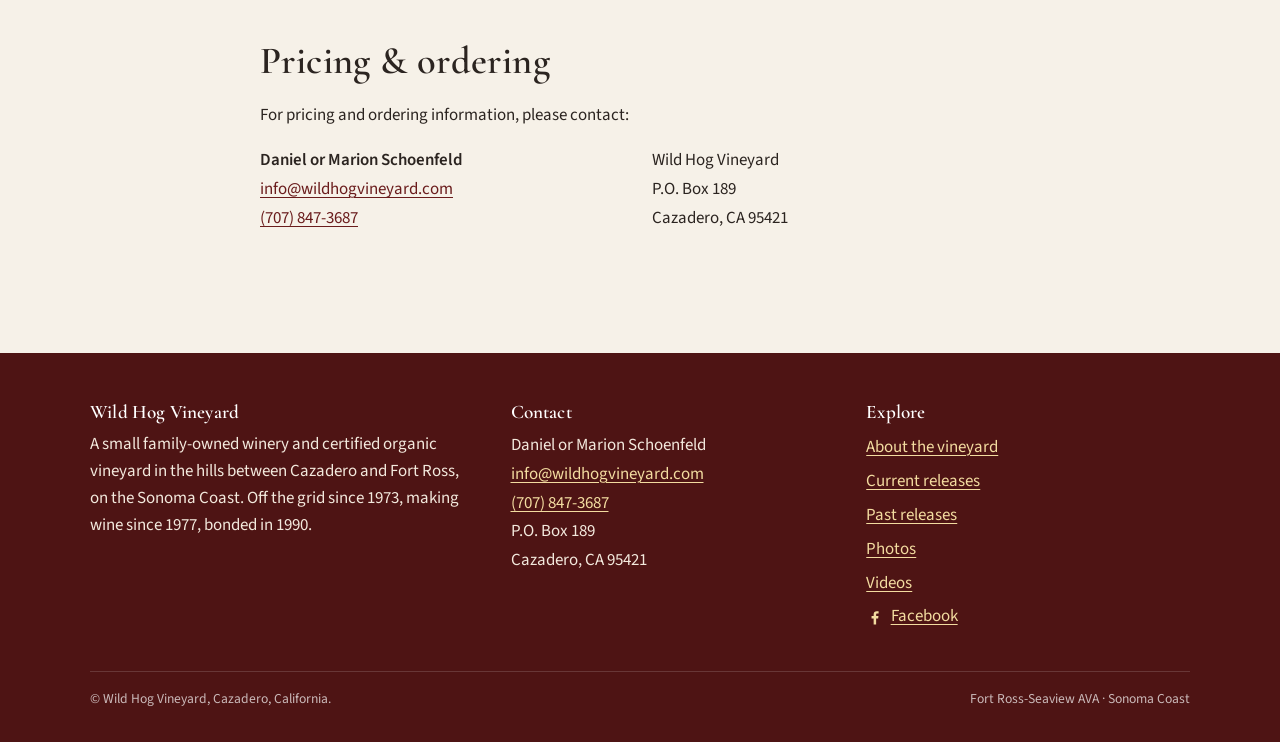
<file: current-releases.html>
<!DOCTYPE html>
<html lang="en" class="no-js">
<head>
<meta charset="utf-8">
<meta name="viewport" content="width=device-width, initial-scale=1">
<title>Current Releases · Wild Hog Vineyard</title>
<meta name="description" content="Current releases from Wild Hog Vineyard with tasting notes, alcohol, and cases produced. Mixed cases available.">
<meta property="og:title" content="Current Releases · Wild Hog Vineyard">
<meta property="og:description" content="Current releases from Wild Hog Vineyard with tasting notes, alcohol, and cases produced. Mixed cases available.">
<meta property="og:type" content="website">
<meta property="og:image" content="images/hero-harvest-1600.jpg">
<meta name="theme-color" content="#6a1c1c">
<link rel="icon" href="images/favicon.png" type="image/png">
<link rel="apple-touch-icon" href="images/apple-touch-icon.png">
<link rel="stylesheet" href="css/style.css">
</head>
<body>
<a class="skip-link" href="#main">Skip to content</a>
<header class="site-header">
  <div class="wrap">
    <a class="brand" href="index.html" aria-label="Wild Hog Vineyard home">
      <img src="images/hog-mark.png" alt="" width="40" height="50">
      <span class="brand-name">Wild Hog<small>VINEYARD</small></span>
    </a>
    <button class="nav-toggle" aria-expanded="false" aria-controls="site-nav">
      <svg width="22" height="22" viewBox="0 0 24 24" fill="none" stroke="currentColor" stroke-width="2" stroke-linecap="round"><path d="M4 7h16M4 12h16M4 17h16"/></svg>
      <span>Menu</span>
    </button>
    <nav class="site-nav" id="site-nav" aria-label="Main">
      <ul>
        <li><a href="index.html">Home</a></li>
        <li><a href="about.html">About</a></li>
        <li><a href="current-releases.html" aria-current="page">Current Releases</a></li>
        <li><a href="past-releases.html">Past Releases</a></li>
        <li><a href="photos.html">Photos</a></li>
        <li><a href="videos.html">Videos</a></li>
      </ul>
    </nav>
  </div>
</header>
<main id="main">
<div class="page-title narrow">
  <img class="ornament" src="images/running-hog.png" alt="">
  <p class="eyebrow">In the cellar now</p>
  <h1>Current Releases</h1>
  <p class="muted">All of the wines are drinking well right now. Please remember to let these wines breathe a bit. They will open up if given a chance.</p>
  <hr class="rule">
</div>

<div class="narrow section" style="padding-top:0">
<!-- Seasonal note. Update or remove when releases change. -->
<div class="callout">
  <p><strong>Welcome to Winter 2023.</strong> We were fortunate to have no fires or smoke this summer. We are experiencing the first "Cazadero" winter that we have seen in quite a few years with 72 inches of rain so far.</p>
</div>

<div class="wine-list">
<!-- To add a wine, copy one <article class="wine"> block. Delete the block when a wine sells out
     (and move it to past-releases.html under its vintage year). -->
  <article class="wine">
    <div class="vintage">2016</div>
    <h3>Estate Bottled Pinot Noir</h3>
    <div class="region">Fort Ross-Seaview</div>
    <p class="notes">Round, bright cherry flavors. Medium bodied. Strong backbone, minerals. Pomegranate finish.</p>
    <ul class="stats"><li>14% alcohol</li><li>420 cases produced</li></ul>
  </article>
  <article class="wine">
    <div class="vintage">2016</div>
    <h3>Estate Bottled Zinfandel</h3>
    <div class="region">Fort Ross-Seaview</div>
    <p class="notes">Dark fruit on the nose. Smooth, round, blood orange and dark cherry flavors. Long smooth finish.</p>
    <ul class="stats"><li>15.5% alcohol</li><li>320 cases produced</li></ul>
  </article>
  <article class="wine">
    <div class="vintage">2017</div>
    <h3>Estate Bottled Syrah</h3>
    <div class="region">Fort Ross-Seaview</div>
    <p class="notes">From our 37 year old certified organic vineyard five miles from the ocean in the hills above Fort Ross. This small block of Sryah always produces a lovely wine. Deep dark fruit and firm tannins. With and hour or more of breathing you see more of the round and smooth flavors of this wine.</p>
    <ul class="stats"><li>14% alcohol</li><li>54 cases produced</li><li class="price">$300 per case</li></ul>
  </article>
  <article class="wine">
    <div class="vintage">2015</div>
    <h3>Eaglepoint Grenache</h3>
    <div class="region">Mendocino County</div>
    <p class="notes">This is our second Grenache from Eaglepoint Ranch. It is from Mendocino County and is organically farmed. A full bodied wine with great structure, black cherry, and well balanced.</p>
    <ul class="stats"><li>14.5% alcohol</li><li>322 cases produced</li></ul>
  </article>
  <article class="wine">
    <div class="vintage">2016</div>
    <h3>Eaglepoint Syrah</h3>
    <div class="region">Mendocino County</div>
    <p class="notes">This is our second Syrah from Eaglepoint Ranch. It is from Mendocino County and is organically farmed. A little bigger and richer than our Estate Syrah as it is from a warmer climate.</p>
    <ul class="stats"><li>14% alcohol</li><li>137 cases produced</li></ul>
  </article>
  <article class="wine">
    <div class="vintage">2018</div>
    <h3>Nova NERO d&#x27;AVOLA</h3>
    <div class="region">Dunnigan Hills</div>
    <p class="notes">Nero d&#x27;Avola is a Sicilian grape. These grapes are from our friends at Nova Vineyard in Dunnigan Hills. This wine is full bodied, rich, with dark plum flavors. Smooth and tasty. Marion says &quot;Purrs like a kitten.&quot;</p>
    <ul class="stats"><li>14% alcohol</li><li>72 cases produced</li></ul>
  </article>
  <article class="wine">
    <div class="vintage">2017</div>
    <h3>Vista</h3>
    <div class="region">Dunnigan Hills</div>
    <p class="notes">Cabernet Sauvignon with a touch of Merlot, Cab Franc and Malbec. A warm nose with just a hint of oak. Smooth, round, easy on the palate. Bramble fruit. Dark fruit, with a smooth finish.</p>
    <ul class="stats"><li>14% alcohol</li><li>220 cases produced</li></ul>
  </article>
  <article class="wine">
    <div class="vintage">2016</div>
    <h3>Nova Sangiovese</h3>
    <div class="region">Dunnigan Hills</div>
    <p class="notes">Spice on the nose Dried fruit, round mouth feel, good acid, tannin, fruit balance. Lingering finish of bright fruit.</p>
    <ul class="stats"><li>13.5% alcohol</li><li>135 cases produced</li></ul>
  </article>
  <article class="wine">
    <div class="vintage">2015</div>
    <h3>Lost Creek Pinot Noir</h3>
    <div class="region">Yorkville Highlands</div>
    <p class="notes">Medium body. Bright fruit. Subtle finish and oak. Great food wine to complement all dishes.</p>
    <ul class="stats"><li>14.5% alcohol</li><li>322 cases produced</li></ul>
  </article>
  <article class="wine">
    <div class="vintage">2016</div>
    <h3>Montepulciano</h3>
    <div class="region">Dunnigan Hills</div>
    <p class="notes">From the montepulciano grape. This wine is a favorite, and always fun to share. Hint of Santa Rosa Plums on the nose. Nice structure. Big mid palate fruit and tannins. Long, lingering finish.</p>
    <ul class="stats"><li>14.5% alcohol</li><li>248 cases produced</li></ul>
  </article>
</div>

<div class="offer">
  <p class="eyebrow">Mixed case special</p>
  <h3>One bottle each of twelve different wines</h3>
  <p><span class="big">$275</span> <span class="muted">plus shipping</span></p>
  <p>We are happy to mix and match cases. We do this to give you the opportunity to try all of our wines.</p>
</div>

<h2>Pricing &amp; ordering</h2>
<p>For pricing and ordering information, please contact:</p>
<div class="contact-grid">
  <address>
    <strong>Daniel or Marion Schoenfeld</strong><br>
    <a href="mailto:info@wildhogvineyard.com">info@wildhogvineyard.com</a><br>
    <a href="tel:+17078473687">(707) 847-3687</a>
  </address>
  <address>
    Wild Hog Vineyard<br>
    P.O. Box 189<br>
    Cazadero, CA 95421
  </address>
</div>
</div>
</main>
<footer class="site-footer">
  <div class="wrap">
    <div>
      <h3>Wild Hog Vineyard</h3>
      <p>A small family-owned winery and certified organic vineyard in the hills between Cazadero and Fort Ross, on the Sonoma Coast. Off the grid since 1973, making wine since 1977, bonded in 1990.</p>
    </div>
    <div>
      <h3>Contact</h3>
      <address>
        Daniel or Marion Schoenfeld<br>
        <a href="mailto:info@wildhogvineyard.com">info@wildhogvineyard.com</a><br>
        <a href="tel:+17078473687">(707) 847-3687</a><br>
        P.O. Box 189<br>
        Cazadero, CA 95421
      </address>
    </div>
    <div>
      <h3>Explore</h3>
      <ul>
        <li><a href="about.html">About the vineyard</a></li>
        <li><a href="current-releases.html">Current releases</a></li>
        <li><a href="past-releases.html">Past releases</a></li>
        <li><a href="photos.html">Photos</a></li>
        <li><a href="videos.html">Videos</a></li>
        <li><a class="social" href="https://www.facebook.com/profile.php?id=100057775415077" rel="noopener"><svg viewBox="0 0 24 24" aria-hidden="true"><path d="M13.5 22v-8h2.7l.4-3.2h-3.1V8.8c0-.9.3-1.6 1.6-1.6h1.7V4.4c-.3 0-1.3-.1-2.5-.1-2.5 0-4.1 1.5-4.1 4.2v2.3H7.4V14h2.8v8h3.3z"/></svg> Facebook</a></li>
      </ul>
    </div>
    <div class="fine">
      <span>© Wild Hog Vineyard, Cazadero, California.</span>
      <span>Fort Ross-Seaview AVA · Sonoma Coast</span>
    </div>
  </div>
</footer>
<script src="js/site.js"></script>
</body>
</html>
</file>
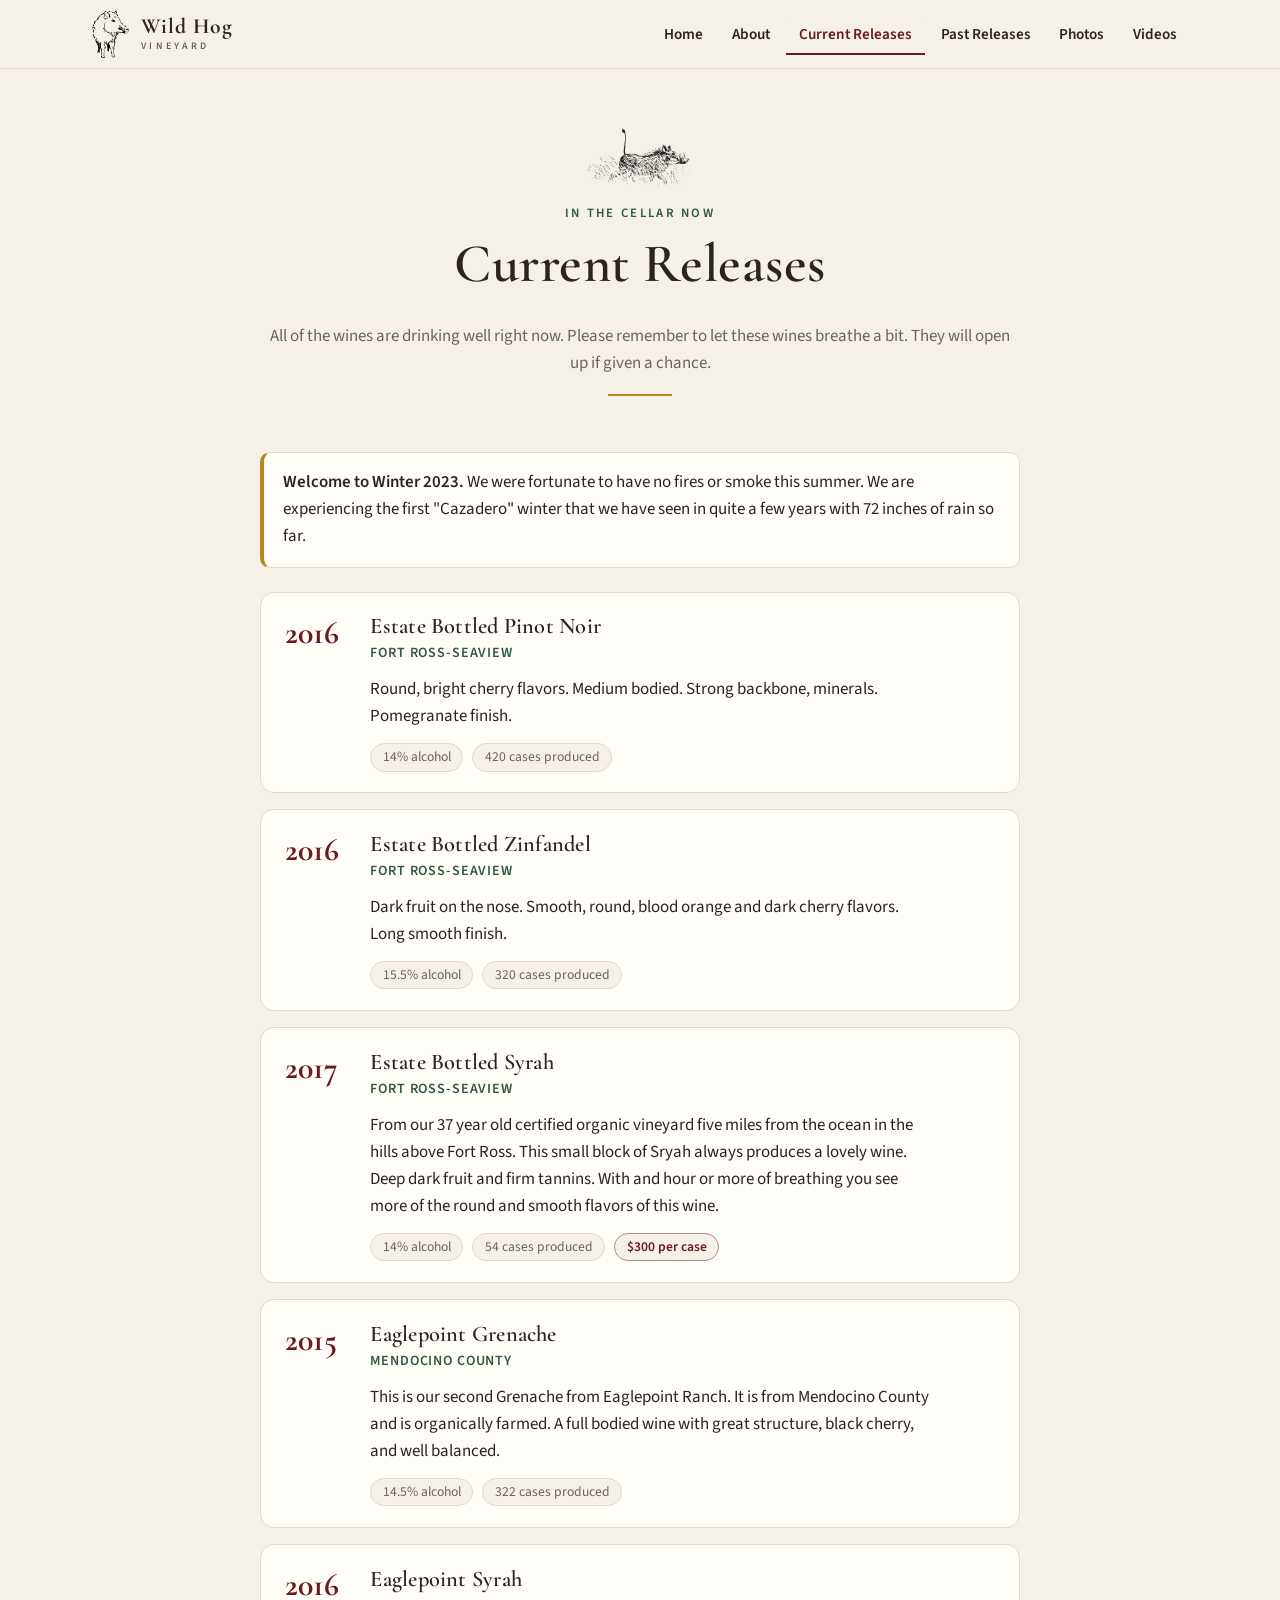
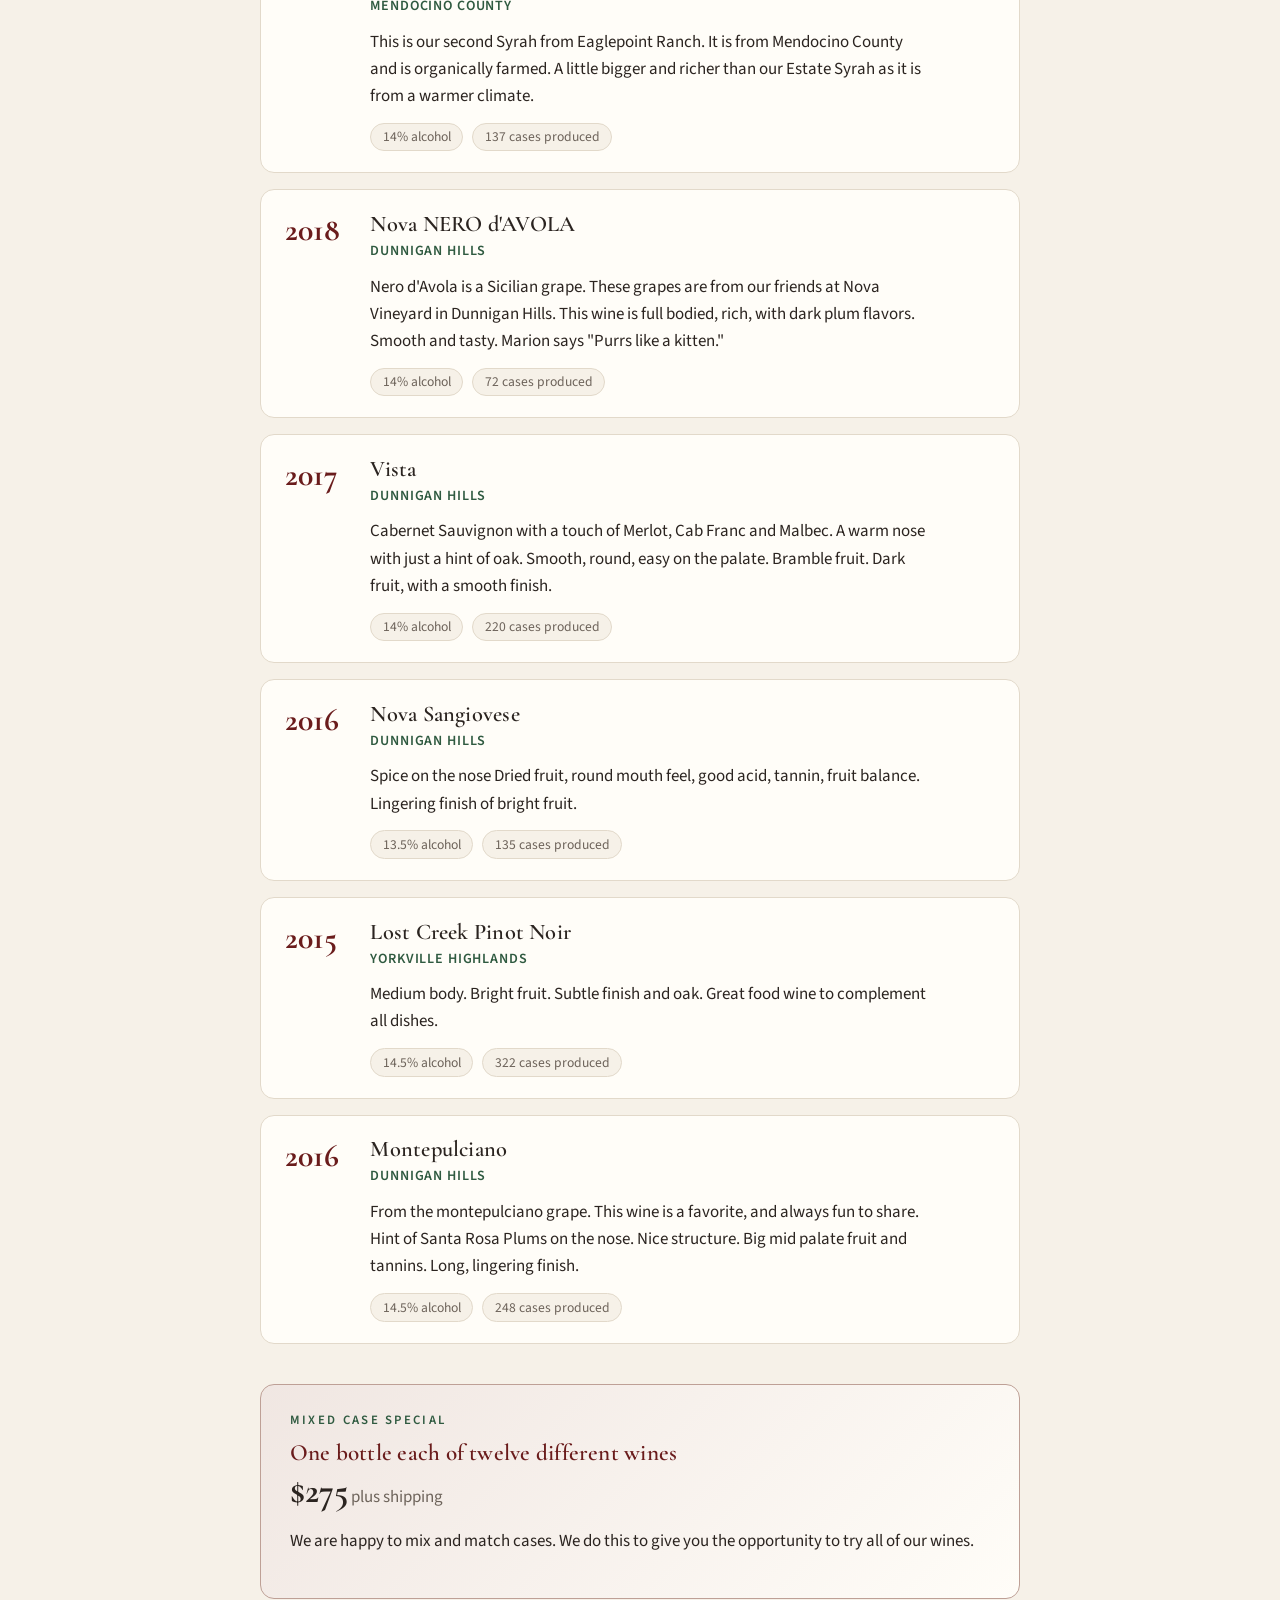
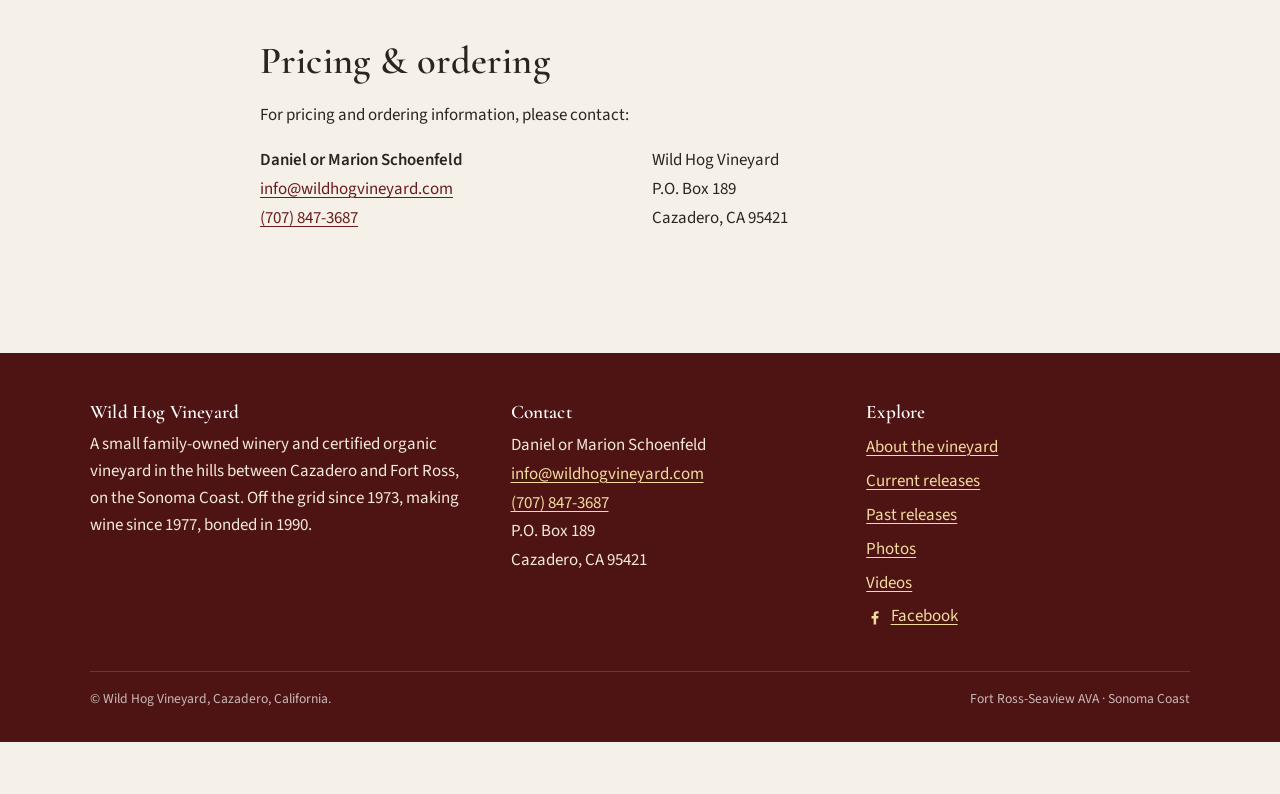
<file: currentreleases.html>
<!DOCTYPE html><html lang="en"><head><meta charset="utf-8"><title>Moved</title>
<meta http-equiv="refresh" content="0; url=current-releases.html"><link rel="canonical" href="current-releases.html">
<meta name="robots" content="noindex"></head><body><p>This page has moved to <a href="current-releases.html">current-releases.html</a>.</p></body></html>
</file>
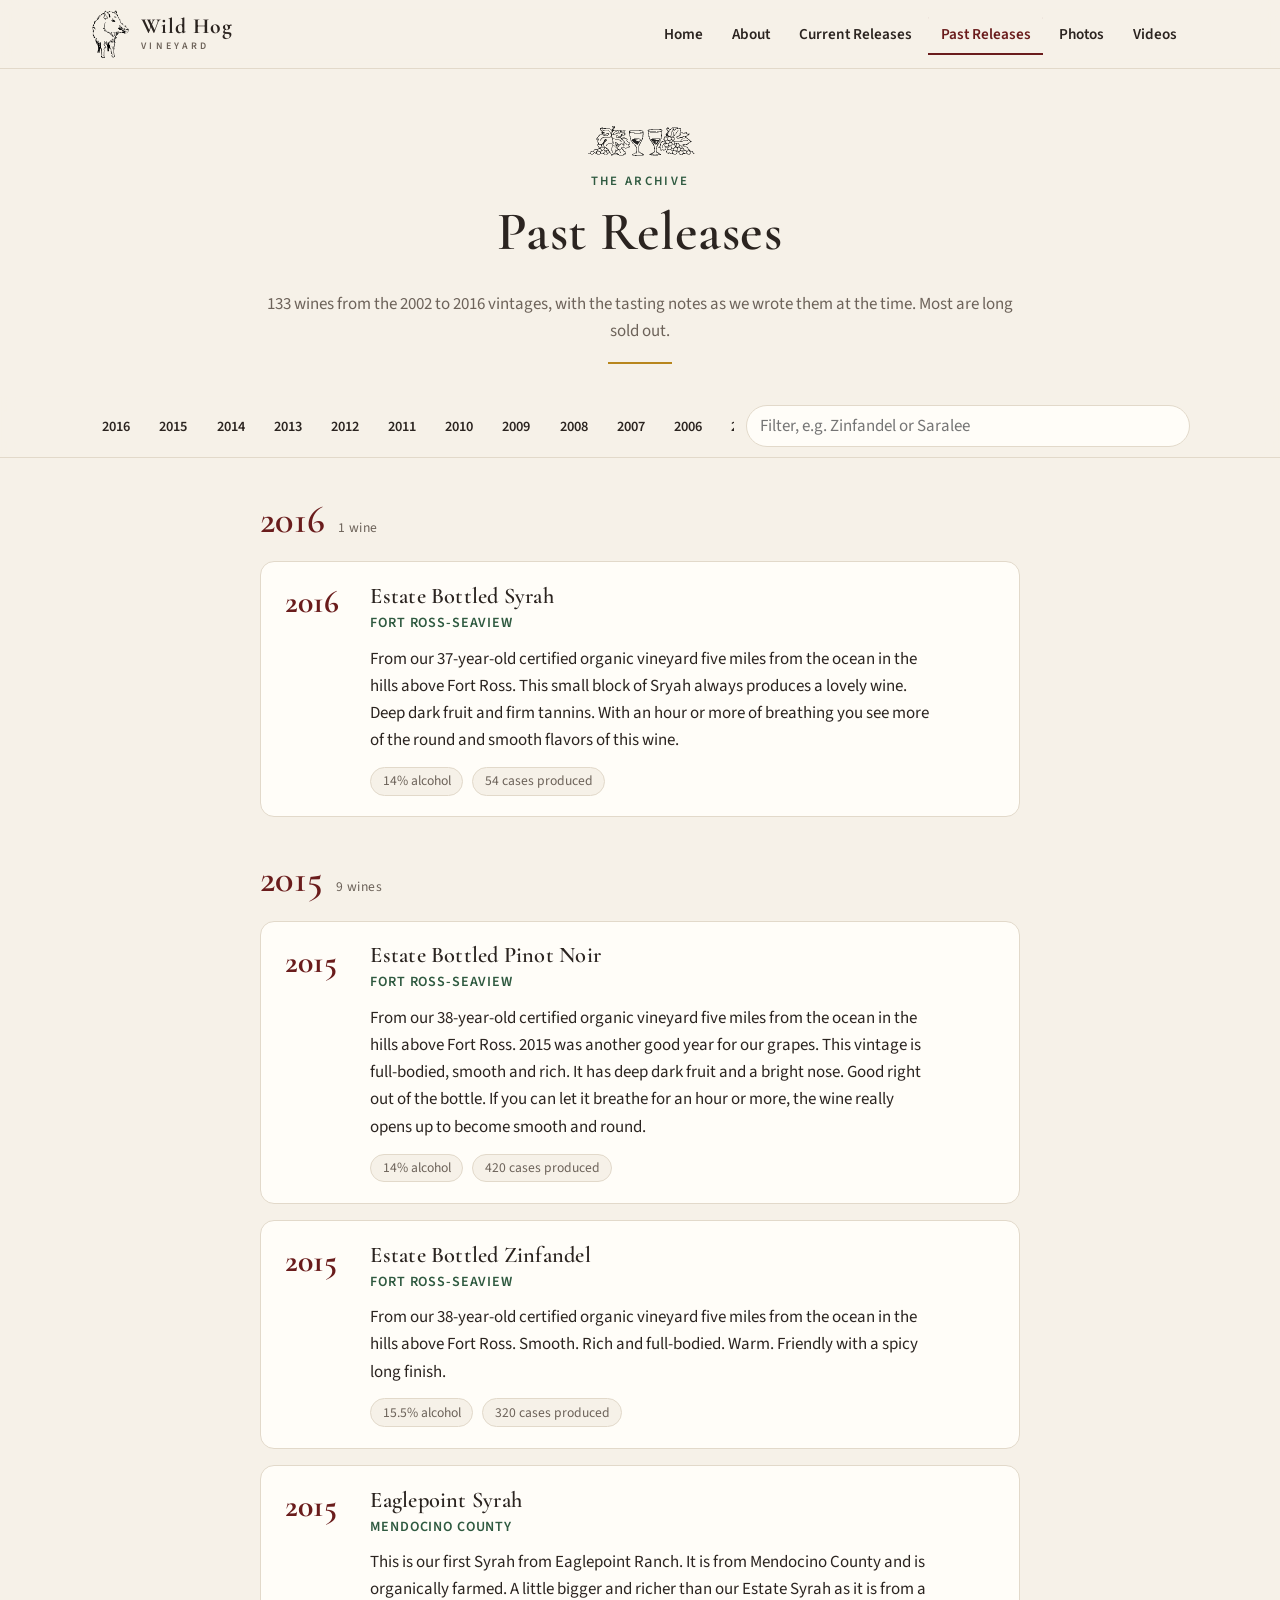
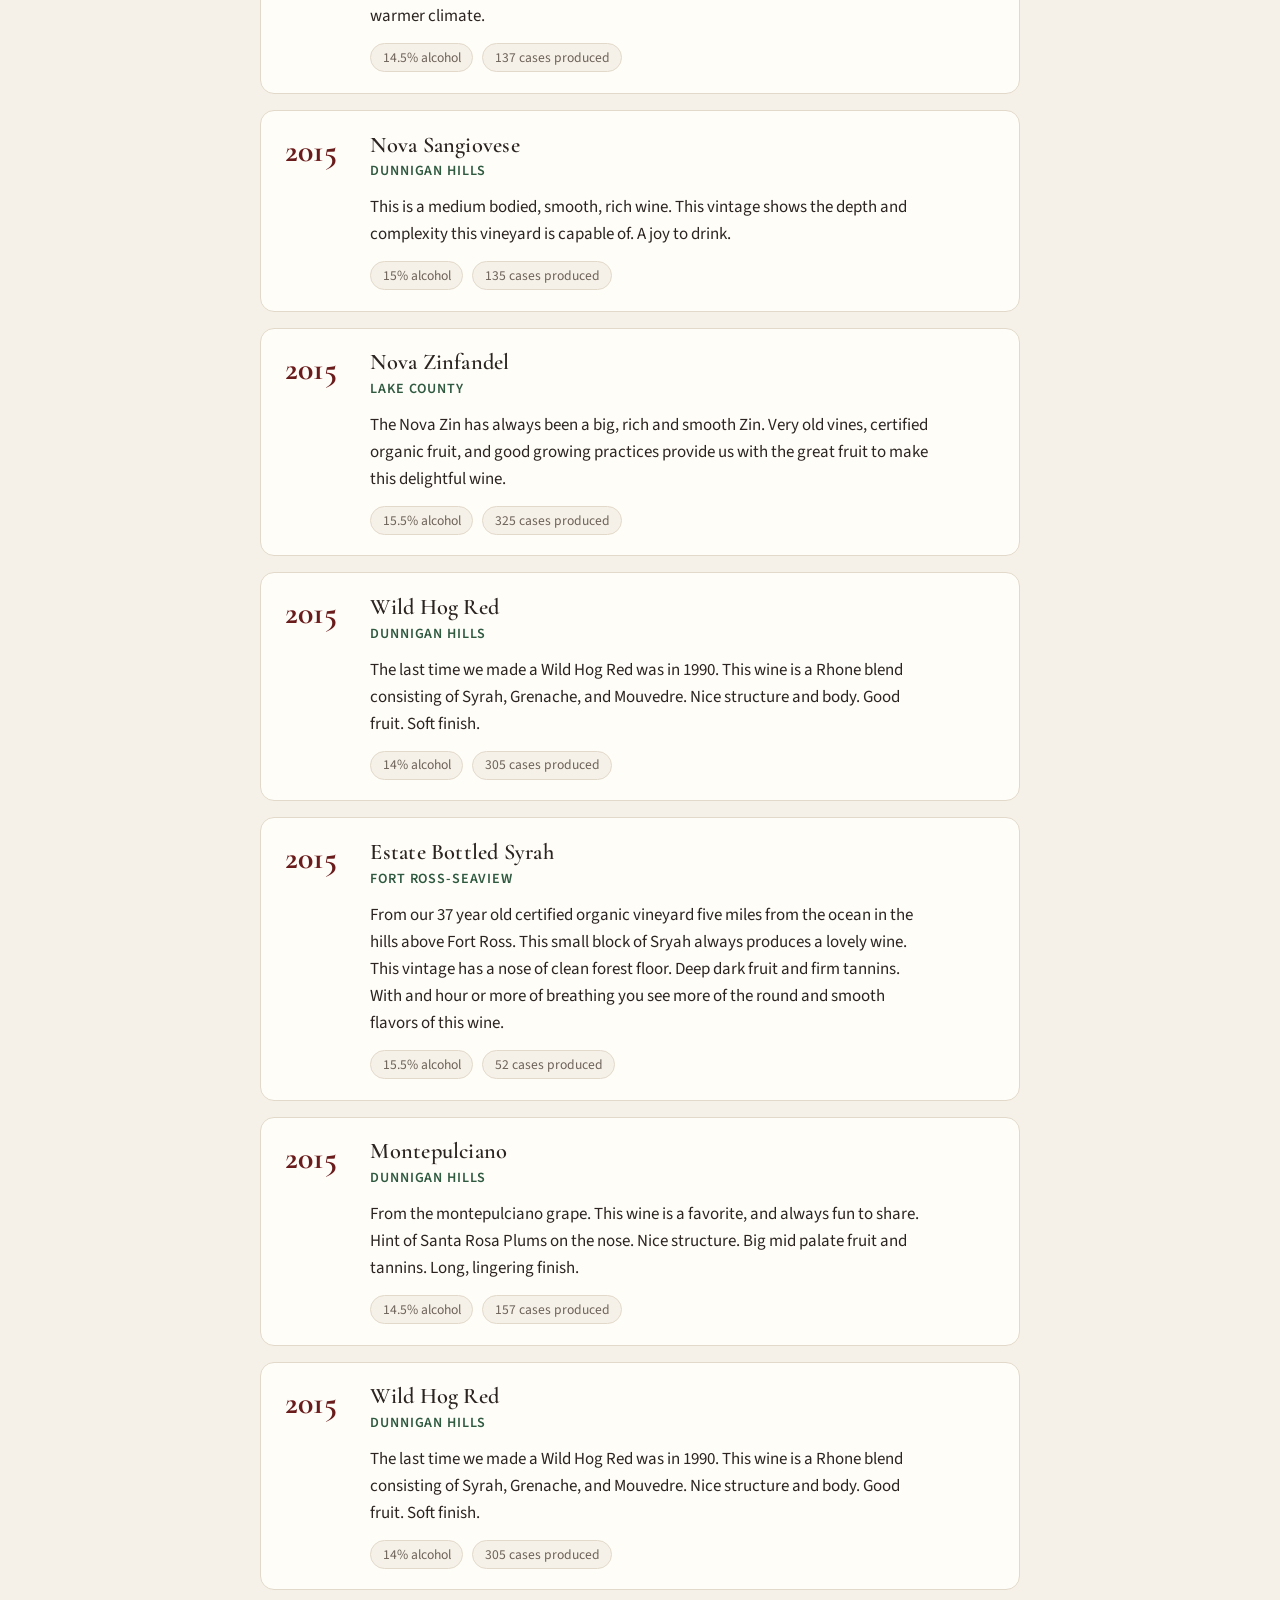
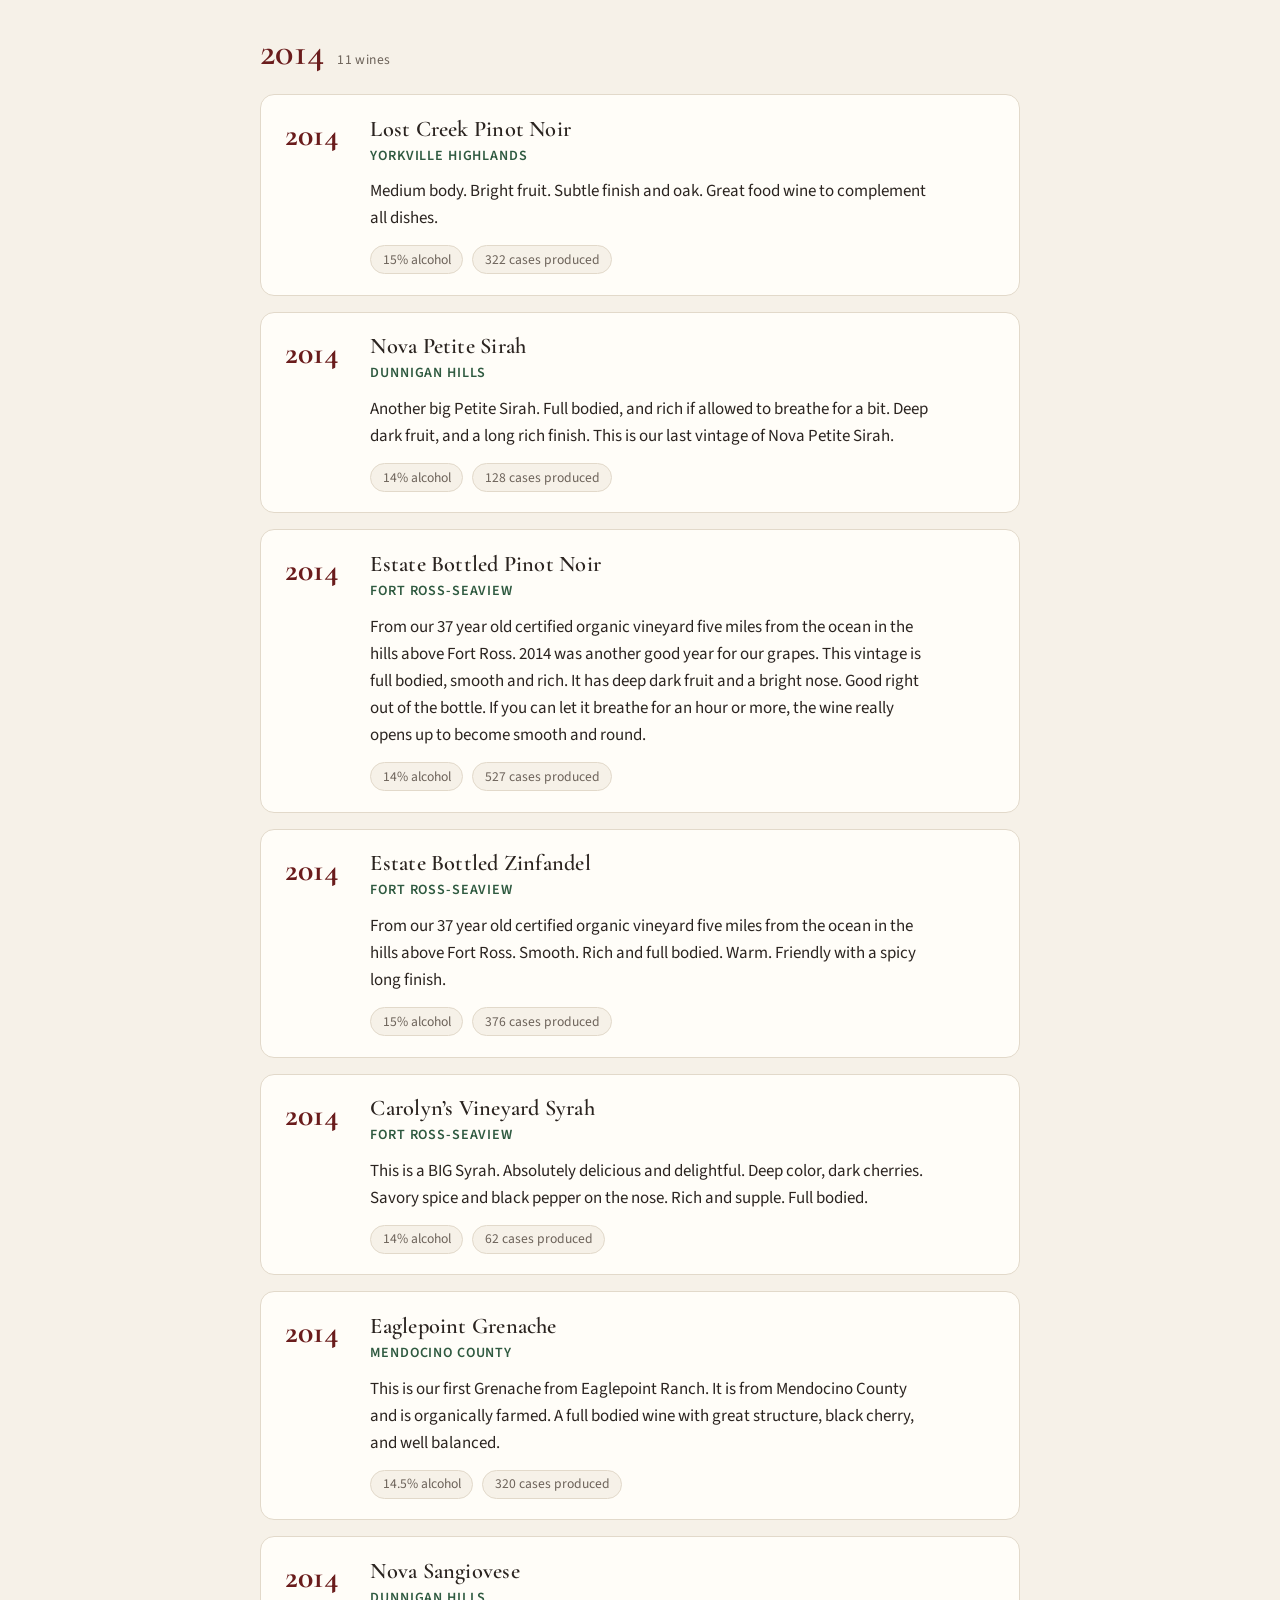
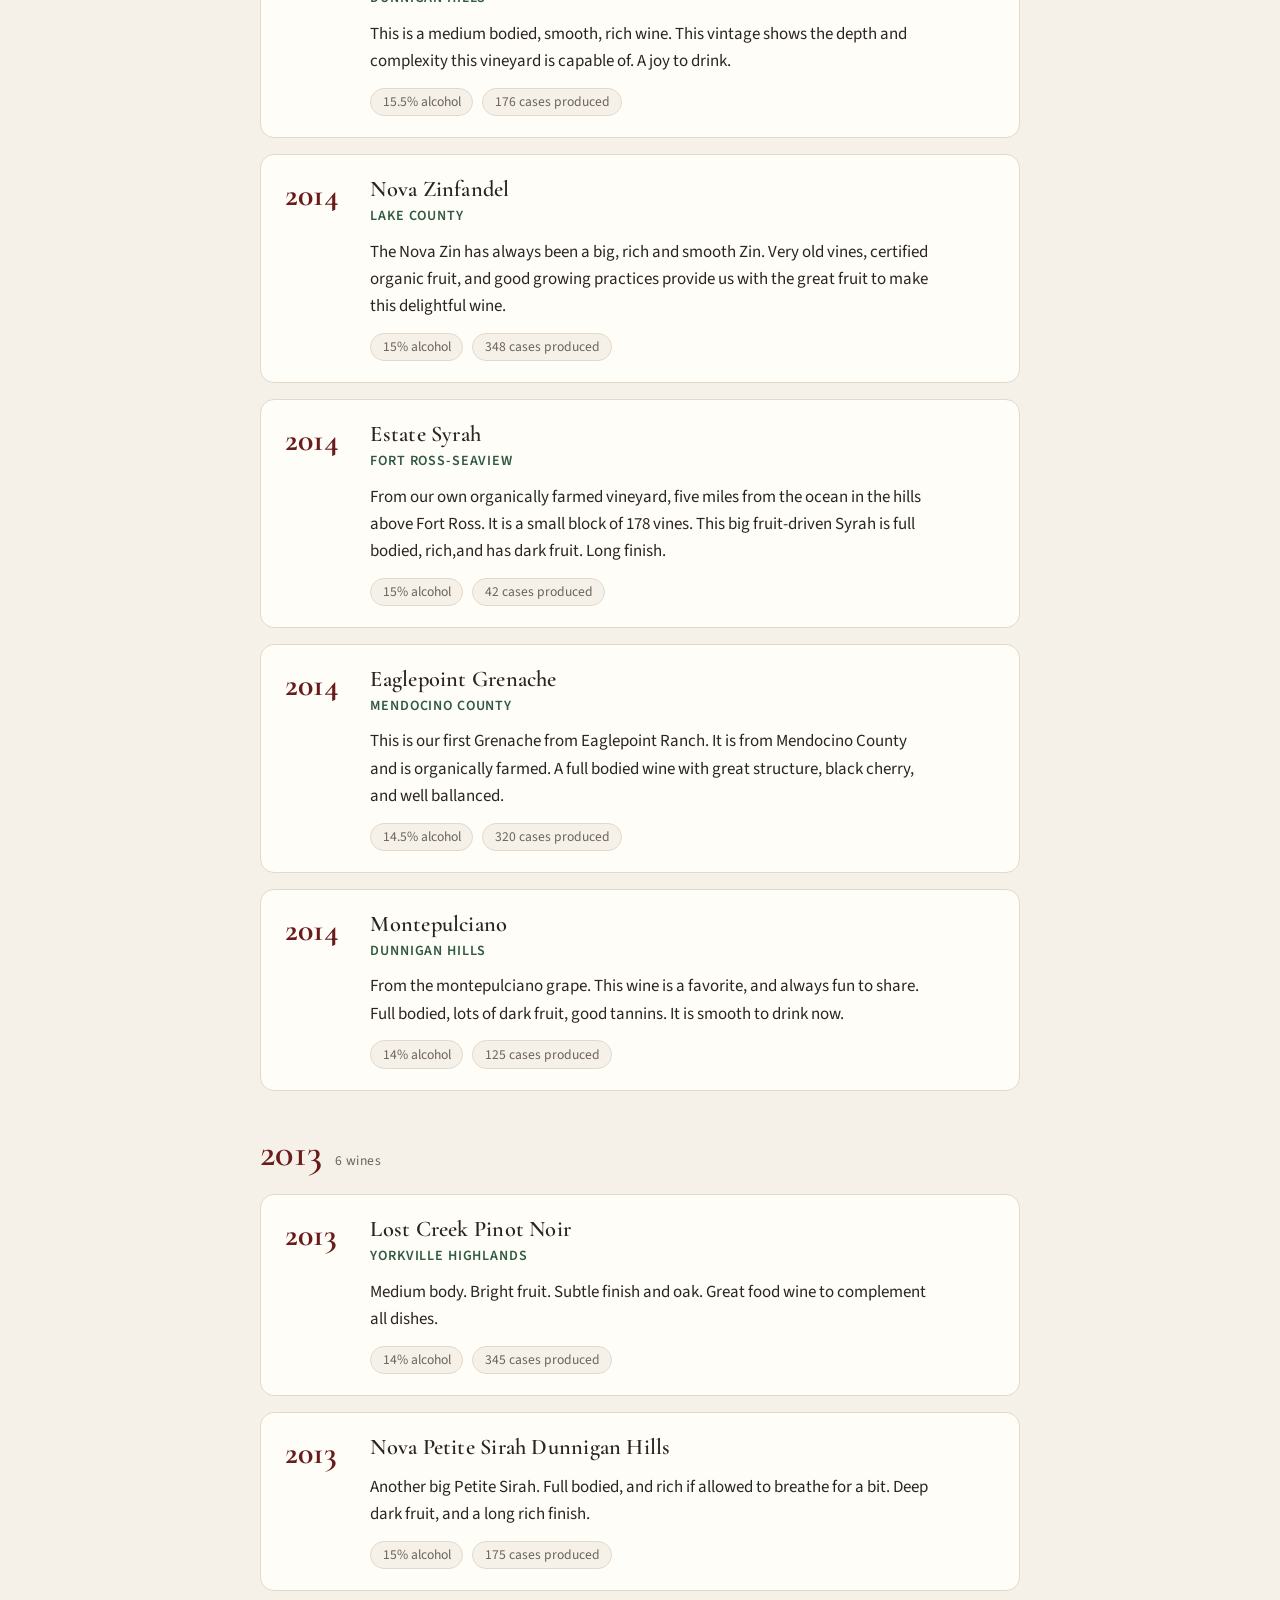
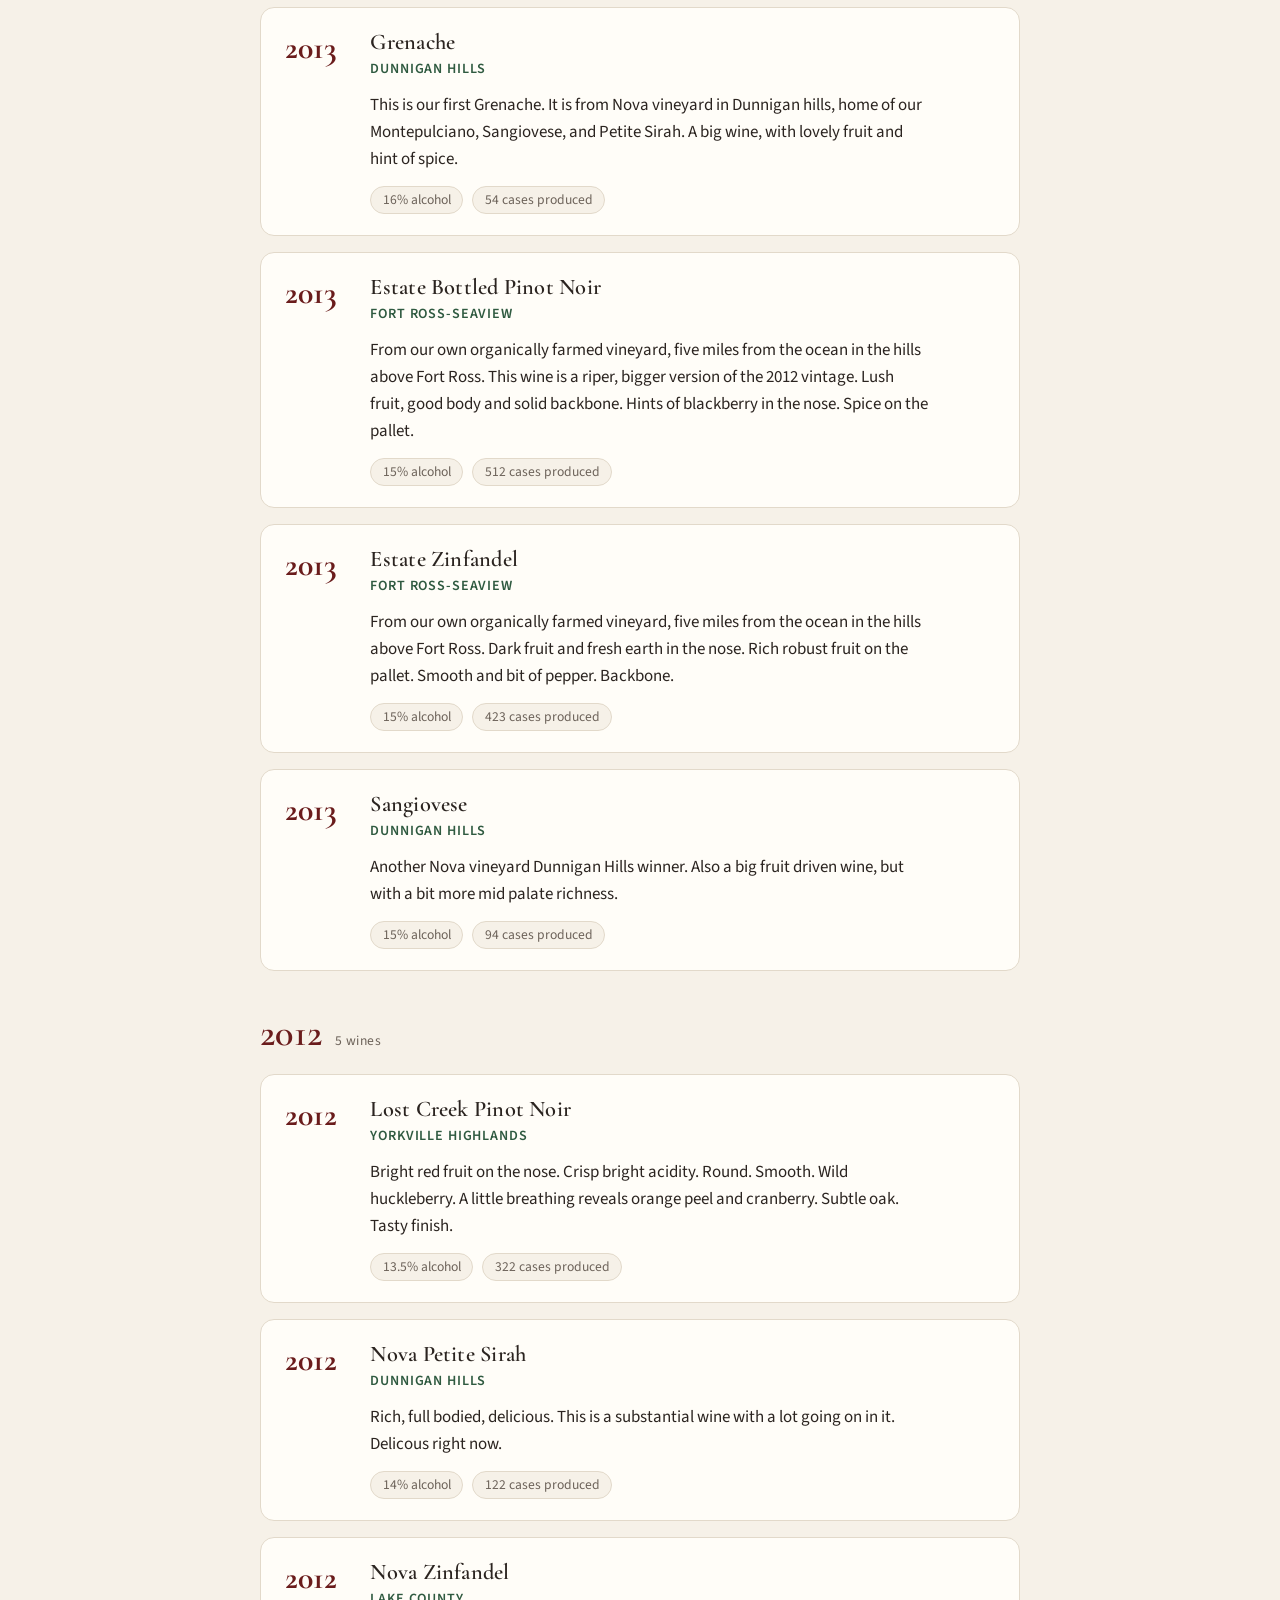
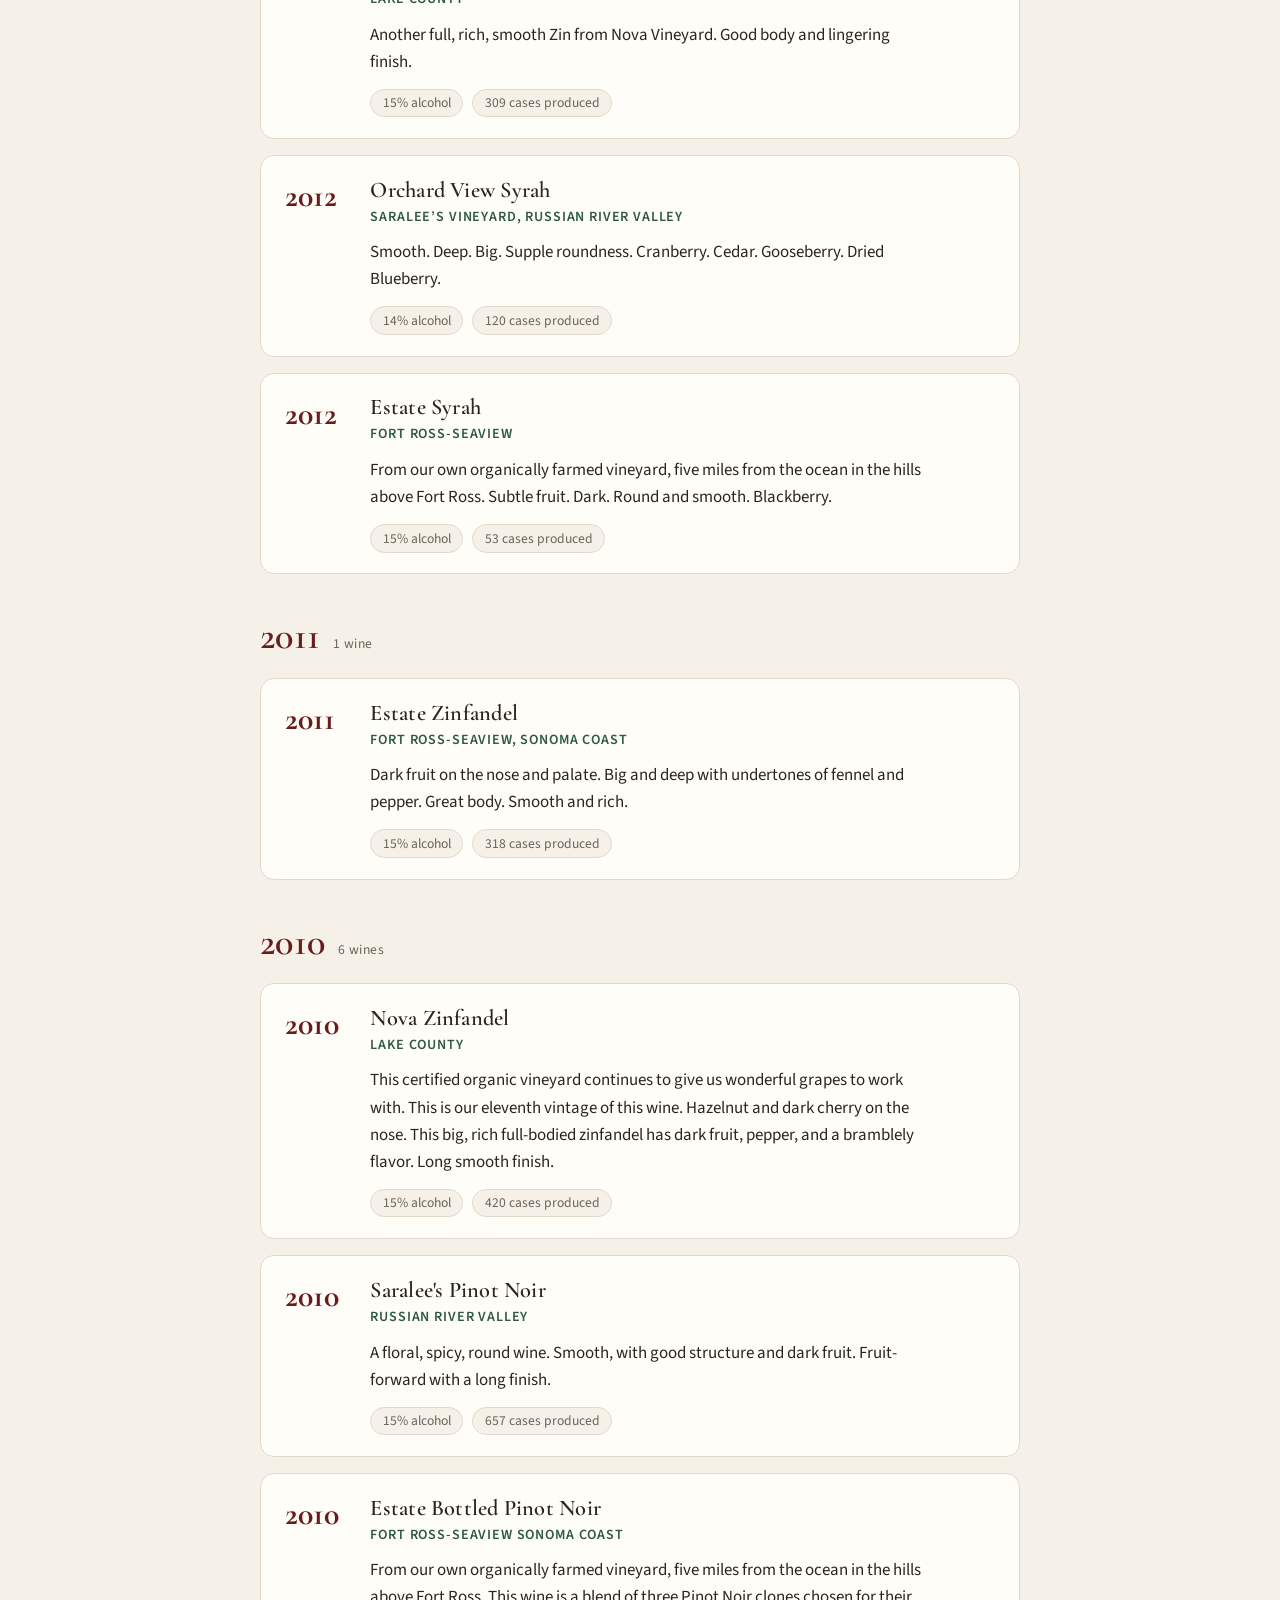
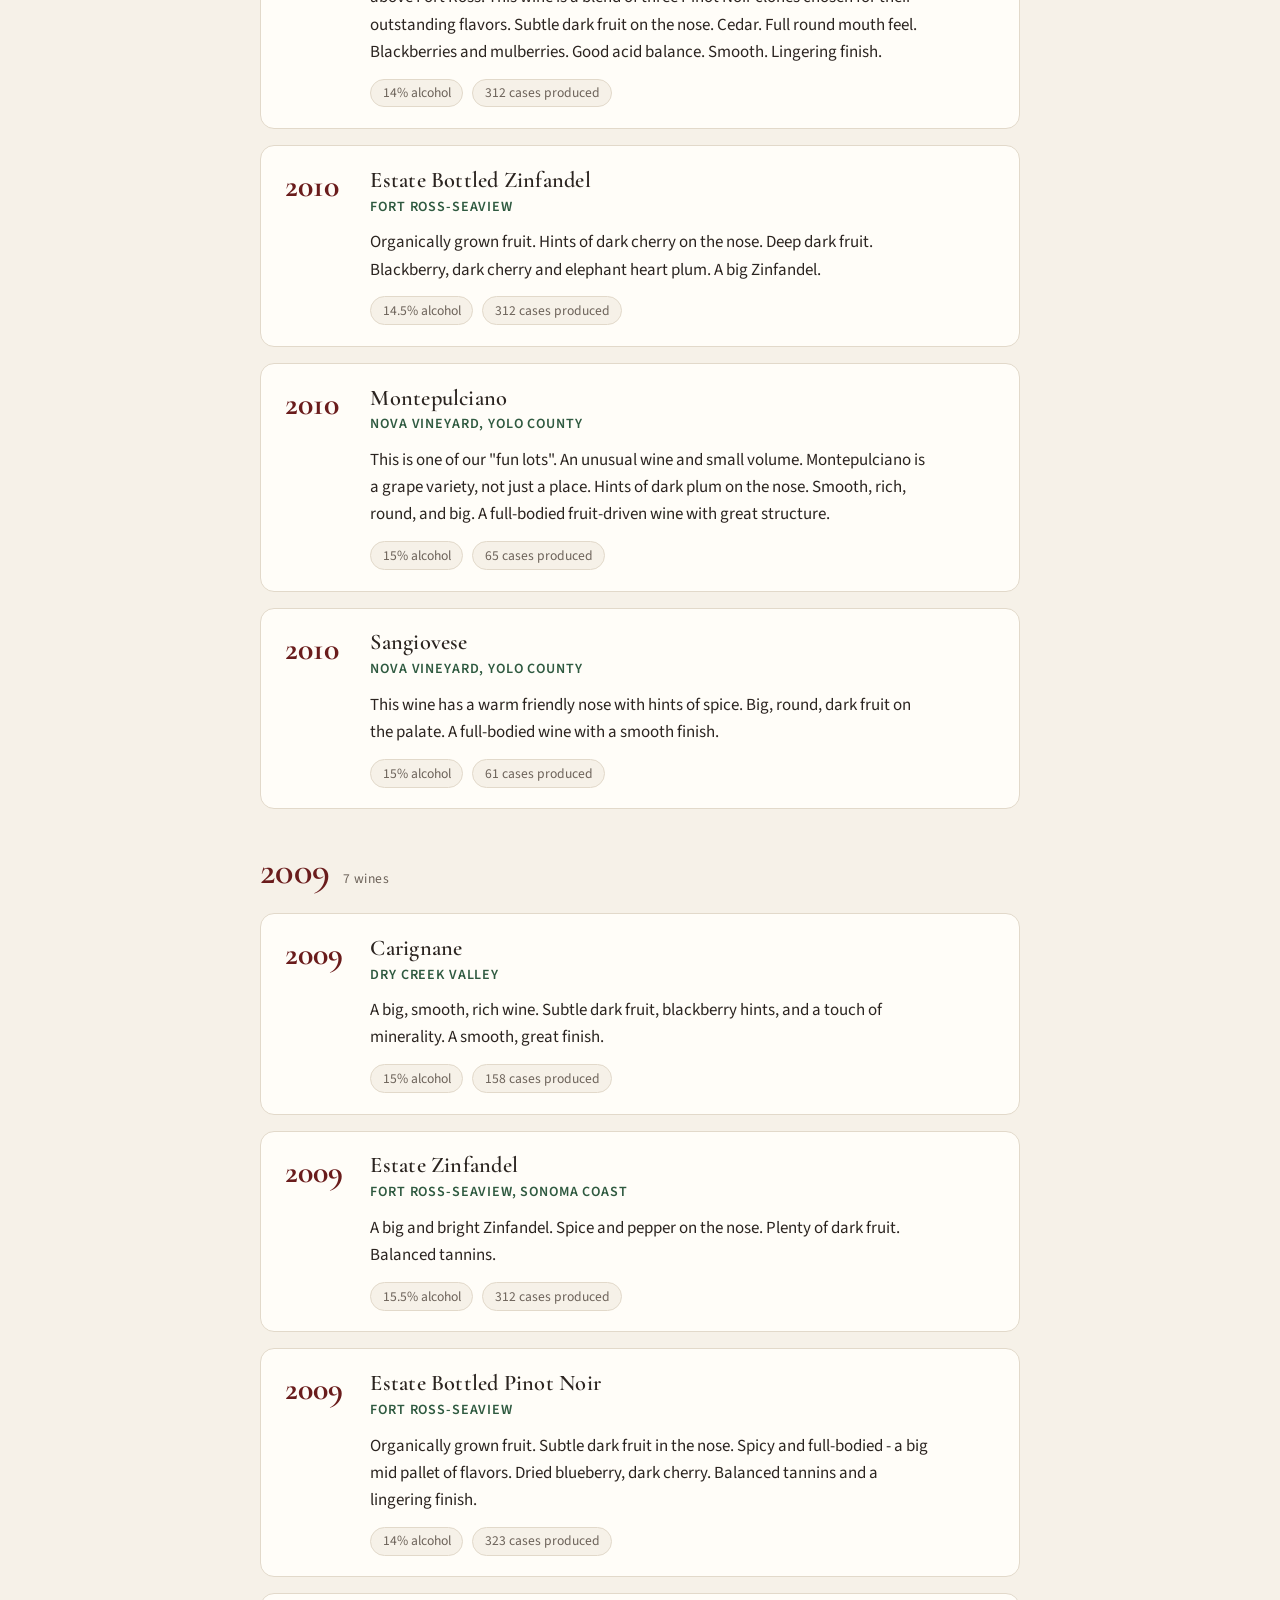
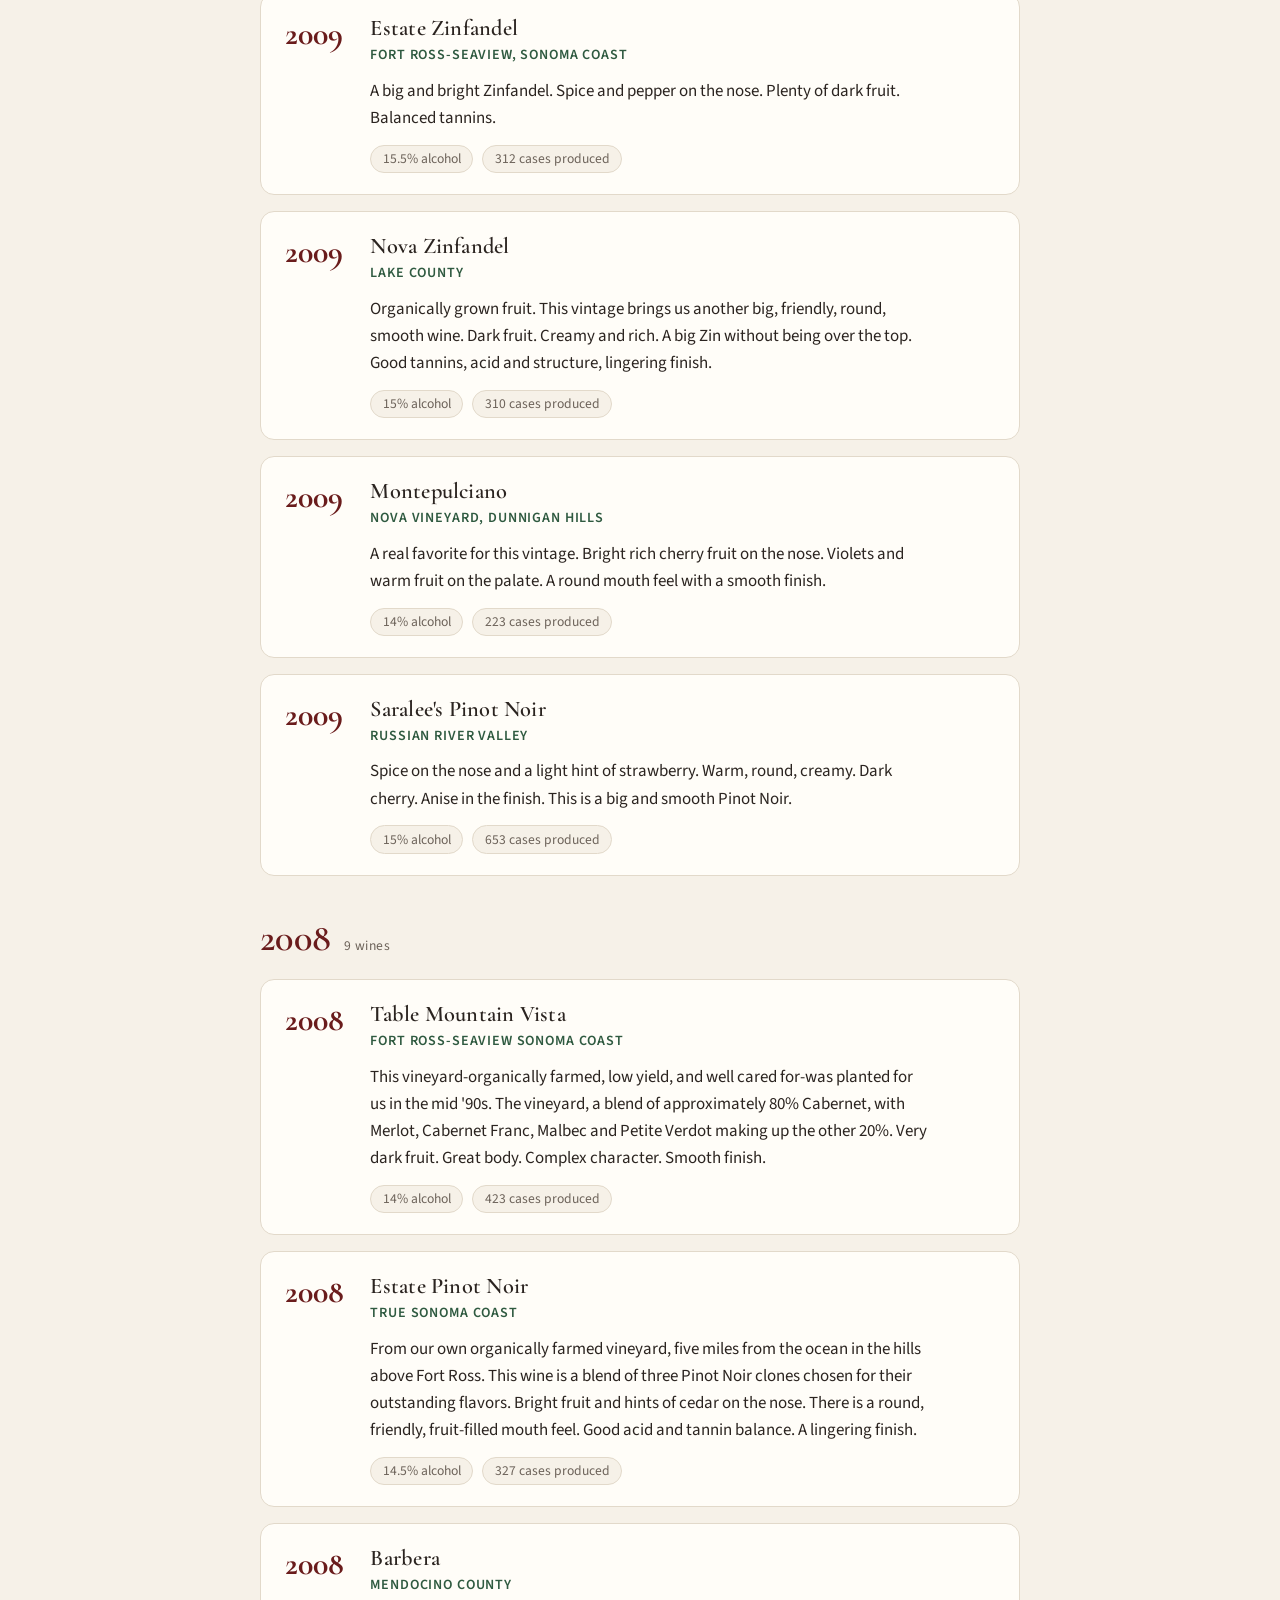
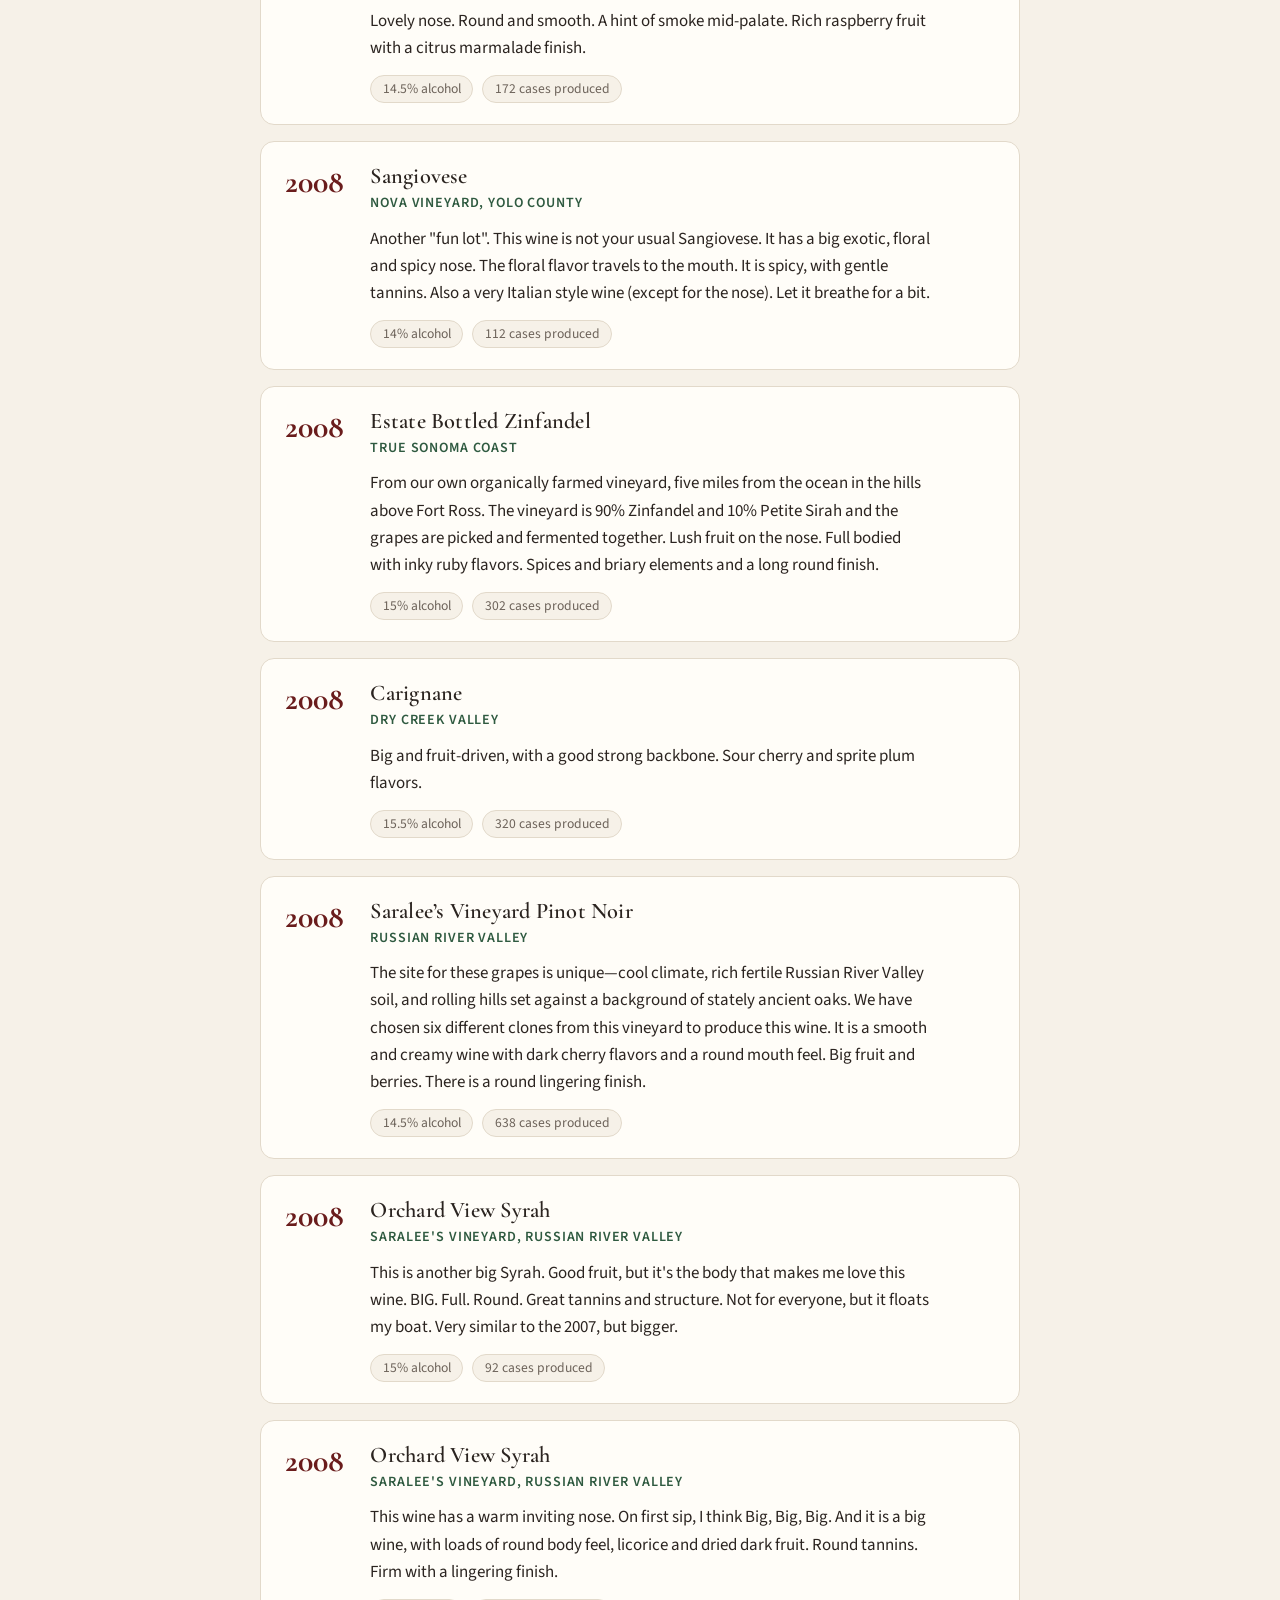
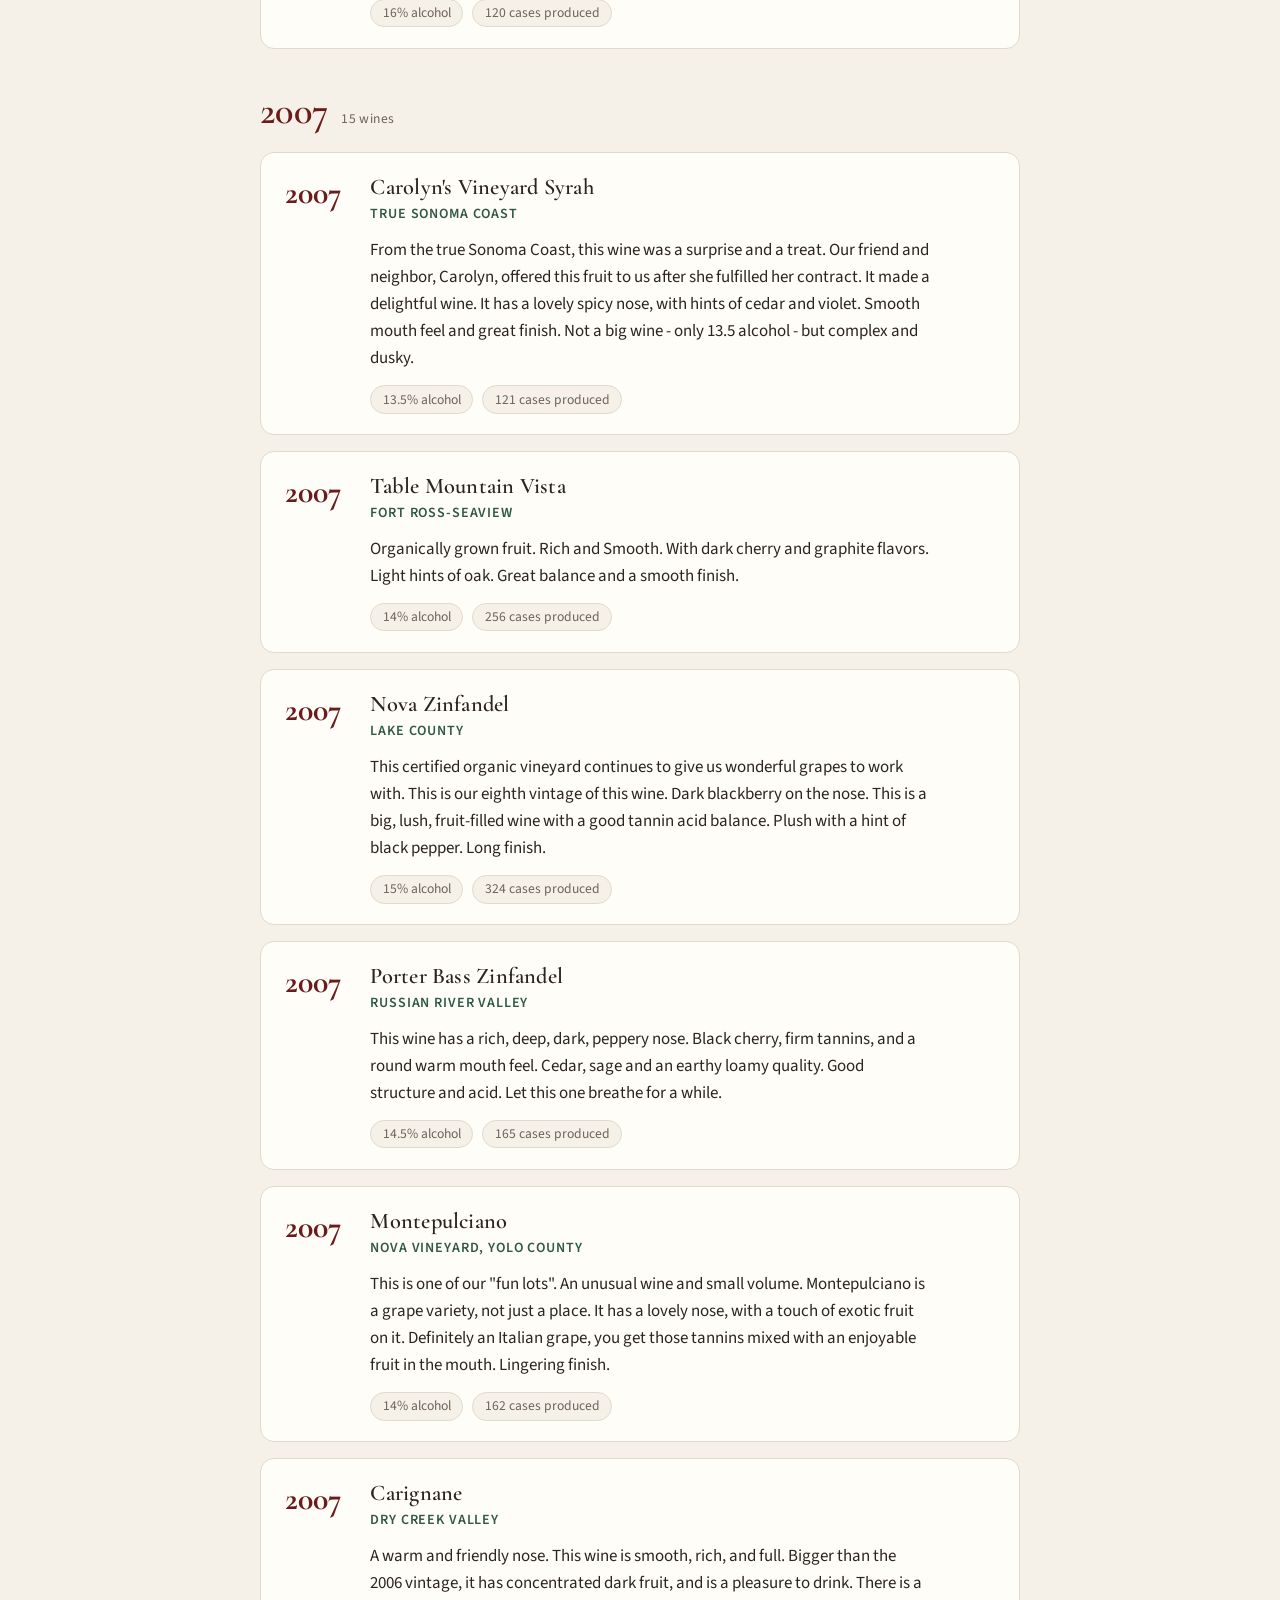
<file: past-releases.html>
<!DOCTYPE html>
<html lang="en" class="no-js">
<head>
<meta charset="utf-8">
<meta name="viewport" content="width=device-width, initial-scale=1">
<title>Past Releases · Wild Hog Vineyard</title>
<meta name="description" content="An archive of every Wild Hog Vineyard release from 2002 to 2016, with the original tasting notes.">
<meta property="og:title" content="Past Releases · Wild Hog Vineyard">
<meta property="og:description" content="An archive of every Wild Hog Vineyard release from 2002 to 2016, with the original tasting notes.">
<meta property="og:type" content="website">
<meta property="og:image" content="images/hero-harvest-1600.jpg">
<meta name="theme-color" content="#6a1c1c">
<link rel="icon" href="images/favicon.png" type="image/png">
<link rel="apple-touch-icon" href="images/apple-touch-icon.png">
<link rel="stylesheet" href="css/style.css">
</head>
<body>
<a class="skip-link" href="#main">Skip to content</a>
<header class="site-header">
  <div class="wrap">
    <a class="brand" href="index.html" aria-label="Wild Hog Vineyard home">
      <img src="images/hog-mark.png" alt="" width="40" height="50">
      <span class="brand-name">Wild Hog<small>VINEYARD</small></span>
    </a>
    <button class="nav-toggle" aria-expanded="false" aria-controls="site-nav">
      <svg width="22" height="22" viewBox="0 0 24 24" fill="none" stroke="currentColor" stroke-width="2" stroke-linecap="round"><path d="M4 7h16M4 12h16M4 17h16"/></svg>
      <span>Menu</span>
    </button>
    <nav class="site-nav" id="site-nav" aria-label="Main">
      <ul>
        <li><a href="index.html">Home</a></li>
        <li><a href="about.html">About</a></li>
        <li><a href="current-releases.html">Current Releases</a></li>
        <li><a href="past-releases.html" aria-current="page">Past Releases</a></li>
        <li><a href="photos.html">Photos</a></li>
        <li><a href="videos.html">Videos</a></li>
      </ul>
    </nav>
  </div>
</header>
<main id="main">
<div class="page-title narrow">
  <img class="ornament" src="images/tableau-right.png" alt="">
  <p class="eyebrow">The archive</p>
  <h1>Past Releases</h1>
  <p class="muted">133 wines from the 2002 to 2016 vintages, with the tasting notes as we wrote them at the time. Most are long sold out.</p>
  <hr class="rule">
</div>

<div class="year-nav">
  <div class="wrap">
    <ul aria-label="Jump to vintage"><li><a href="#v2016">2016</a></li><li><a href="#v2015">2015</a></li><li><a href="#v2014">2014</a></li><li><a href="#v2013">2013</a></li><li><a href="#v2012">2012</a></li><li><a href="#v2011">2011</a></li><li><a href="#v2010">2010</a></li><li><a href="#v2009">2009</a></li><li><a href="#v2008">2008</a></li><li><a href="#v2007">2007</a></li><li><a href="#v2006">2006</a></li><li><a href="#v2005">2005</a></li><li><a href="#v2004">2004</a></li><li><a href="#v2003">2003</a></li><li><a href="#v2002">2002</a></li></ul>
    <div class="filter">
      <label class="visually-hidden" for="wine-filter">Filter wines</label>
      <input type="search" id="wine-filter" placeholder="Filter, e.g. Zinfandel or Saralee" autocomplete="off">
    </div>
  </div>
</div>
<div class="narrow" style="padding-bottom:3rem">
<!-- Wines are grouped by vintage, newest first. To add one, copy an <article class="wine"> block
     into the matching <section class="year-group">, or add a new year section. -->
<section class="year-group" id="v2016">
  <h2>2016 <span class="count">1 wine</span></h2>
  <div class="wine-list">
  <article class="wine">
    <div class="vintage">2016</div>
    <h3>Estate Bottled Syrah</h3>
    <div class="region">Fort Ross-Seaview</div>
    <p class="notes">From our 37-year-old certified organic vineyard five miles from the ocean in the hills above Fort Ross. This small block of Sryah always produces a lovely wine. Deep dark fruit and firm tannins. With an hour or more of breathing you see more of the round and smooth flavors of this wine.</p>
    <ul class="stats"><li>14% alcohol</li><li>54 cases produced</li></ul>
  </article>
  </div>
</section>
<section class="year-group" id="v2015">
  <h2>2015 <span class="count">9 wines</span></h2>
  <div class="wine-list">
  <article class="wine">
    <div class="vintage">2015</div>
    <h3>Estate Bottled Pinot Noir</h3>
    <div class="region">Fort Ross-Seaview</div>
    <p class="notes">From our 38-year-old certified organic vineyard five miles from the ocean in the hills above Fort Ross. 2015 was another good year for our grapes. This vintage is full-bodied, smooth and rich. It has deep dark fruit and a bright nose. Good right out of the bottle. If you can let it breathe for an hour or more, the wine really opens up to become smooth and round.</p>
    <ul class="stats"><li>14% alcohol</li><li>420 cases produced</li></ul>
  </article>
  <article class="wine">
    <div class="vintage">2015</div>
    <h3>Estate Bottled Zinfandel</h3>
    <div class="region">Fort Ross-Seaview</div>
    <p class="notes">From our 38-year-old certified organic vineyard five miles from the ocean in the hills above Fort Ross. Smooth. Rich and full-bodied. Warm. Friendly with a spicy long finish.</p>
    <ul class="stats"><li>15.5% alcohol</li><li>320 cases produced</li></ul>
  </article>
  <article class="wine">
    <div class="vintage">2015</div>
    <h3>Eaglepoint Syrah</h3>
    <div class="region">Mendocino County</div>
    <p class="notes">This is our first Syrah from Eaglepoint Ranch. It is from Mendocino County and is organically farmed. A little bigger and richer than our Estate Syrah as it is from a warmer climate.</p>
    <ul class="stats"><li>14.5% alcohol</li><li>137 cases produced</li></ul>
  </article>
  <article class="wine">
    <div class="vintage">2015</div>
    <h3>Nova Sangiovese</h3>
    <div class="region">Dunnigan Hills</div>
    <p class="notes">This is a medium bodied, smooth, rich wine. This vintage shows the depth and complexity this vineyard is capable of. A joy to drink.</p>
    <ul class="stats"><li>15% alcohol</li><li>135 cases produced</li></ul>
  </article>
  <article class="wine">
    <div class="vintage">2015</div>
    <h3>Nova Zinfandel</h3>
    <div class="region">Lake County</div>
    <p class="notes">The Nova Zin has always been a big, rich and smooth Zin. Very old vines, certified organic fruit, and good growing practices provide us with the great fruit to make this delightful wine.</p>
    <ul class="stats"><li>15.5% alcohol</li><li>325 cases produced</li></ul>
  </article>
  <article class="wine">
    <div class="vintage">2015</div>
    <h3>Wild Hog Red</h3>
    <div class="region">Dunnigan Hills</div>
    <p class="notes">The last time we made a Wild Hog Red was in 1990. This wine is a Rhone blend consisting of Syrah, Grenache, and Mouvedre. Nice structure and body. Good fruit. Soft finish.</p>
    <ul class="stats"><li>14% alcohol</li><li>305 cases produced</li></ul>
  </article>
  <article class="wine">
    <div class="vintage">2015</div>
    <h3>Estate Bottled Syrah</h3>
    <div class="region">Fort Ross-Seaview</div>
    <p class="notes">From our 37 year old certified organic vineyard five miles from the ocean in the hills above Fort Ross. This small block of Sryah always produces a lovely wine. This vintage has a nose of clean forest floor. Deep dark fruit and firm tannins. With and hour or more of breathing you see more of the round and smooth flavors of this wine.</p>
    <ul class="stats"><li>15.5% alcohol</li><li>52 cases produced</li></ul>
  </article>
  <article class="wine">
    <div class="vintage">2015</div>
    <h3>Montepulciano</h3>
    <div class="region">Dunnigan Hills</div>
    <p class="notes">From the montepulciano grape. This wine is a favorite, and always fun to share. Hint of Santa Rosa Plums on the nose. Nice structure. Big mid palate fruit and tannins. Long, lingering finish.</p>
    <ul class="stats"><li>14.5% alcohol</li><li>157 cases produced</li></ul>
  </article>
  <article class="wine">
    <div class="vintage">2015</div>
    <h3>Wild Hog Red</h3>
    <div class="region">Dunnigan Hills</div>
    <p class="notes">The last time we made a Wild Hog Red was in 1990. This wine is a Rhone blend consisting of Syrah, Grenache, and Mouvedre. Nice structure and body. Good fruit. Soft finish.</p>
    <ul class="stats"><li>14% alcohol</li><li>305 cases produced</li></ul>
  </article>
  </div>
</section>
<section class="year-group" id="v2014">
  <h2>2014 <span class="count">11 wines</span></h2>
  <div class="wine-list">
  <article class="wine">
    <div class="vintage">2014</div>
    <h3>Lost Creek Pinot Noir</h3>
    <div class="region">Yorkville Highlands</div>
    <p class="notes">Medium body. Bright fruit. Subtle finish and oak. Great food wine to complement all dishes.</p>
    <ul class="stats"><li>15% alcohol</li><li>322 cases produced</li></ul>
  </article>
  <article class="wine">
    <div class="vintage">2014</div>
    <h3>Nova Petite Sirah</h3>
    <div class="region">Dunnigan Hills</div>
    <p class="notes">Another big Petite Sirah. Full bodied, and rich if allowed to breathe for a bit. Deep dark fruit, and a long rich finish. This is our last vintage of Nova Petite Sirah.</p>
    <ul class="stats"><li>14% alcohol</li><li>128 cases produced</li></ul>
  </article>
  <article class="wine">
    <div class="vintage">2014</div>
    <h3>Estate Bottled Pinot Noir</h3>
    <div class="region">Fort Ross-Seaview</div>
    <p class="notes">From our 37 year old certified organic vineyard five miles from the ocean in the hills above Fort Ross. 2014 was another good year for our grapes. This vintage is full bodied, smooth and rich. It has deep dark fruit and a bright nose. Good right out of the bottle. If you can let it breathe for an hour or more, the wine really opens up to become smooth and round.</p>
    <ul class="stats"><li>14% alcohol</li><li>527 cases produced</li></ul>
  </article>
  <article class="wine">
    <div class="vintage">2014</div>
    <h3>Estate Bottled Zinfandel</h3>
    <div class="region">Fort Ross-Seaview</div>
    <p class="notes">From our 37 year old certified organic vineyard five miles from the ocean in the hills above Fort Ross. Smooth. Rich and full bodied. Warm. Friendly with a spicy long finish.</p>
    <ul class="stats"><li>15% alcohol</li><li>376 cases produced</li></ul>
  </article>
  <article class="wine">
    <div class="vintage">2014</div>
    <h3>Carolyn’s Vineyard Syrah</h3>
    <div class="region">Fort Ross-Seaview</div>
    <p class="notes">This is a BIG Syrah. Absolutely delicious and delightful. Deep color, dark cherries. Savory spice and black pepper on the nose. Rich and supple. Full bodied.</p>
    <ul class="stats"><li>14% alcohol</li><li>62 cases produced</li></ul>
  </article>
  <article class="wine">
    <div class="vintage">2014</div>
    <h3>Eaglepoint Grenache</h3>
    <div class="region">Mendocino County</div>
    <p class="notes">This is our first Grenache from Eaglepoint Ranch. It is from Mendocino County and is organically farmed. A full bodied wine with great structure, black cherry, and well balanced.</p>
    <ul class="stats"><li>14.5% alcohol</li><li>320 cases produced</li></ul>
  </article>
  <article class="wine">
    <div class="vintage">2014</div>
    <h3>Nova Sangiovese</h3>
    <div class="region">Dunnigan Hills</div>
    <p class="notes">This is a medium bodied, smooth, rich wine. This vintage shows the depth and complexity this vineyard is capable of. A joy to drink.</p>
    <ul class="stats"><li>15.5% alcohol</li><li>176 cases produced</li></ul>
  </article>
  <article class="wine">
    <div class="vintage">2014</div>
    <h3>Nova Zinfandel</h3>
    <div class="region">Lake County</div>
    <p class="notes">The Nova Zin has always been a big, rich and smooth Zin. Very old vines, certified organic fruit, and good growing practices provide us with the great fruit to make this delightful wine.</p>
    <ul class="stats"><li>15% alcohol</li><li>348 cases produced</li></ul>
  </article>
  <article class="wine">
    <div class="vintage">2014</div>
    <h3>Estate Syrah</h3>
    <div class="region">Fort Ross-Seaview</div>
    <p class="notes">From our own organically farmed vineyard, five miles from the ocean in the hills above Fort Ross. It is a small block of 178 vines. This big fruit-driven Syrah is full bodied, rich,and has dark fruit. Long finish.</p>
    <ul class="stats"><li>15% alcohol</li><li>42 cases produced</li></ul>
  </article>
  <article class="wine">
    <div class="vintage">2014</div>
    <h3>Eaglepoint Grenache</h3>
    <div class="region">Mendocino County</div>
    <p class="notes">This is our first Grenache from Eaglepoint Ranch. It is from Mendocino County and is organically farmed. A full bodied wine with great structure, black cherry, and well ballanced.</p>
    <ul class="stats"><li>14.5% alcohol</li><li>320 cases produced</li></ul>
  </article>
  <article class="wine">
    <div class="vintage">2014</div>
    <h3>Montepulciano</h3>
    <div class="region">Dunnigan Hills</div>
    <p class="notes">From the montepulciano grape. This wine is a favorite, and always fun to share. Full bodied, lots of dark fruit, good tannins. It is smooth to drink now.</p>
    <ul class="stats"><li>14% alcohol</li><li>125 cases produced</li></ul>
  </article>
  </div>
</section>
<section class="year-group" id="v2013">
  <h2>2013 <span class="count">6 wines</span></h2>
  <div class="wine-list">
  <article class="wine">
    <div class="vintage">2013</div>
    <h3>Lost Creek Pinot Noir</h3>
    <div class="region">Yorkville Highlands</div>
    <p class="notes">Medium body. Bright fruit. Subtle finish and oak. Great food wine to complement all dishes.</p>
    <ul class="stats"><li>14% alcohol</li><li>345 cases produced</li></ul>
  </article>
  <article class="wine">
    <div class="vintage">2013</div>
    <h3>Nova Petite Sirah Dunnigan Hills</h3>
    <div class="region"></div>
    <p class="notes">Another big Petite Sirah. Full bodied, and rich if allowed to breathe for a bit. Deep dark fruit, and a long rich finish.</p>
    <ul class="stats"><li>15% alcohol</li><li>175 cases produced</li></ul>
  </article>
  <article class="wine">
    <div class="vintage">2013</div>
    <h3>Grenache</h3>
    <div class="region">Dunnigan Hills</div>
    <p class="notes">This is our first Grenache. It is from Nova vineyard in Dunnigan hills, home of our Montepulciano, Sangiovese, and Petite Sirah. A big wine, with lovely fruit and hint of spice.</p>
    <ul class="stats"><li>16% alcohol</li><li>54 cases produced</li></ul>
  </article>
  <article class="wine">
    <div class="vintage">2013</div>
    <h3>Estate Bottled Pinot Noir</h3>
    <div class="region">Fort Ross-Seaview</div>
    <p class="notes">From our own organically farmed vineyard, five miles from the ocean in the hills above Fort Ross. This wine is a riper, bigger version of the 2012 vintage. Lush fruit, good body and solid backbone. Hints of blackberry in the nose. Spice on the pallet.</p>
    <ul class="stats"><li>15% alcohol</li><li>512 cases produced</li></ul>
  </article>
  <article class="wine">
    <div class="vintage">2013</div>
    <h3>Estate Zinfandel</h3>
    <div class="region">Fort Ross-Seaview</div>
    <p class="notes">From our own organically farmed vineyard, five miles from the ocean in the hills above Fort Ross. Dark fruit and fresh earth in the nose. Rich robust fruit on the pallet. Smooth and bit of pepper. Backbone.</p>
    <ul class="stats"><li>15% alcohol</li><li>423 cases produced</li></ul>
  </article>
  <article class="wine">
    <div class="vintage">2013</div>
    <h3>Sangiovese</h3>
    <div class="region">Dunnigan Hills</div>
    <p class="notes">Another Nova vineyard Dunnigan Hills winner. Also a big fruit driven wine, but with a bit more mid palate richness.</p>
    <ul class="stats"><li>15% alcohol</li><li>94 cases produced</li></ul>
  </article>
  </div>
</section>
<section class="year-group" id="v2012">
  <h2>2012 <span class="count">5 wines</span></h2>
  <div class="wine-list">
  <article class="wine">
    <div class="vintage">2012</div>
    <h3>Lost Creek Pinot Noir</h3>
    <div class="region">Yorkville Highlands</div>
    <p class="notes">Bright red fruit on the nose. Crisp bright acidity. Round. Smooth. Wild huckleberry. A little breathing reveals orange peel and cranberry. Subtle oak. Tasty finish.</p>
    <ul class="stats"><li>13.5% alcohol</li><li>322 cases produced</li></ul>
  </article>
  <article class="wine">
    <div class="vintage">2012</div>
    <h3>Nova Petite Sirah</h3>
    <div class="region">Dunnigan Hills</div>
    <p class="notes">Rich, full bodied, delicious. This is a substantial wine with a lot going on in it. Delicous right now.</p>
    <ul class="stats"><li>14% alcohol</li><li>122 cases produced</li></ul>
  </article>
  <article class="wine">
    <div class="vintage">2012</div>
    <h3>Nova Zinfandel</h3>
    <div class="region">Lake County</div>
    <p class="notes">Another full, rich, smooth Zin from Nova Vineyard. Good body and lingering finish.</p>
    <ul class="stats"><li>15% alcohol</li><li>309 cases produced</li></ul>
  </article>
  <article class="wine">
    <div class="vintage">2012</div>
    <h3>Orchard View Syrah</h3>
    <div class="region">Saralee’s Vineyard, Russian River Valley</div>
    <p class="notes">Smooth. Deep. Big. Supple roundness. Cranberry. Cedar. Gooseberry. Dried Blueberry.</p>
    <ul class="stats"><li>14% alcohol</li><li>120 cases produced</li></ul>
  </article>
  <article class="wine">
    <div class="vintage">2012</div>
    <h3>Estate Syrah</h3>
    <div class="region">Fort Ross-Seaview</div>
    <p class="notes">From our own organically farmed vineyard, five miles from the ocean in the hills above Fort Ross. Subtle fruit. Dark. Round and smooth. Blackberry.</p>
    <ul class="stats"><li>15% alcohol</li><li>53 cases produced</li></ul>
  </article>
  </div>
</section>
<section class="year-group" id="v2011">
  <h2>2011 <span class="count">1 wine</span></h2>
  <div class="wine-list">
  <article class="wine">
    <div class="vintage">2011</div>
    <h3>Estate Zinfandel</h3>
    <div class="region">Fort Ross-Seaview, Sonoma Coast</div>
    <p class="notes">Dark fruit on the nose and palate. Big and deep with undertones of fennel and pepper. Great body. Smooth and rich.</p>
    <ul class="stats"><li>15% alcohol</li><li>318 cases produced</li></ul>
  </article>
  </div>
</section>
<section class="year-group" id="v2010">
  <h2>2010 <span class="count">6 wines</span></h2>
  <div class="wine-list">
  <article class="wine">
    <div class="vintage">2010</div>
    <h3>Nova Zinfandel</h3>
    <div class="region">Lake County</div>
    <p class="notes">This certified organic vineyard continues to give us wonderful grapes to work with. This is our eleventh vintage of this wine. Hazelnut and dark cherry on the nose. This big, rich full-bodied zinfandel has dark fruit, pepper, and a bramblely flavor. Long smooth finish.</p>
    <ul class="stats"><li>15% alcohol</li><li>420 cases produced</li></ul>
  </article>
  <article class="wine">
    <div class="vintage">2010</div>
    <h3>Saralee&#x27;s Pinot Noir</h3>
    <div class="region">Russian River Valley</div>
    <p class="notes">A floral, spicy, round wine. Smooth, with good structure and dark fruit. Fruit-forward with a long finish.</p>
    <ul class="stats"><li>15% alcohol</li><li>657 cases produced</li></ul>
  </article>
  <article class="wine">
    <div class="vintage">2010</div>
    <h3>Estate Bottled Pinot Noir</h3>
    <div class="region">Fort Ross-Seaview Sonoma Coast</div>
    <p class="notes">From our own organically farmed vineyard, five miles from the ocean in the hills above Fort Ross. This wine is a blend of three Pinot Noir clones chosen for their outstanding flavors. Subtle dark fruit on the nose. Cedar. Full round mouth feel. Blackberries and mulberries. Good acid balance. Smooth. Lingering finish.</p>
    <ul class="stats"><li>14% alcohol</li><li>312 cases produced</li></ul>
  </article>
  <article class="wine">
    <div class="vintage">2010</div>
    <h3>Estate Bottled Zinfandel</h3>
    <div class="region">Fort Ross-Seaview</div>
    <p class="notes">Organically grown fruit. Hints of dark cherry on the nose. Deep dark fruit. Blackberry, dark cherry and elephant heart plum. A big Zinfandel.</p>
    <ul class="stats"><li>14.5% alcohol</li><li>312 cases produced</li></ul>
  </article>
  <article class="wine">
    <div class="vintage">2010</div>
    <h3>Montepulciano</h3>
    <div class="region">Nova Vineyard, Yolo County</div>
    <p class="notes">This is one of our &quot;fun lots&quot;. An unusual wine and small volume. Montepulciano is a grape variety, not just a place. Hints of dark plum on the nose. Smooth, rich, round, and big. A full-bodied fruit-driven wine with great structure.</p>
    <ul class="stats"><li>15% alcohol</li><li>65 cases produced</li></ul>
  </article>
  <article class="wine">
    <div class="vintage">2010</div>
    <h3>Sangiovese</h3>
    <div class="region">Nova Vineyard, Yolo County</div>
    <p class="notes">This wine has a warm friendly nose with hints of spice. Big, round, dark fruit on the palate. A full-bodied wine with a smooth finish.</p>
    <ul class="stats"><li>15% alcohol</li><li>61 cases produced</li></ul>
  </article>
  </div>
</section>
<section class="year-group" id="v2009">
  <h2>2009 <span class="count">7 wines</span></h2>
  <div class="wine-list">
  <article class="wine">
    <div class="vintage">2009</div>
    <h3>Carignane</h3>
    <div class="region">Dry Creek Valley</div>
    <p class="notes">A big, smooth, rich wine. Subtle dark fruit, blackberry hints, and a touch of minerality. A smooth, great finish.</p>
    <ul class="stats"><li>15% alcohol</li><li>158 cases produced</li></ul>
  </article>
  <article class="wine">
    <div class="vintage">2009</div>
    <h3>Estate Zinfandel</h3>
    <div class="region">Fort Ross-Seaview, Sonoma Coast</div>
    <p class="notes">A big and bright Zinfandel. Spice and pepper on the nose. Plenty of dark fruit. Balanced tannins.</p>
    <ul class="stats"><li>15.5% alcohol</li><li>312 cases produced</li></ul>
  </article>
  <article class="wine">
    <div class="vintage">2009</div>
    <h3>Estate Bottled Pinot Noir</h3>
    <div class="region">Fort Ross-Seaview</div>
    <p class="notes">Organically grown fruit. Subtle dark fruit in the nose. Spicy and full-bodied - a big mid pallet of flavors. Dried blueberry, dark cherry. Balanced tannins and a lingering finish.</p>
    <ul class="stats"><li>14% alcohol</li><li>323 cases produced</li></ul>
  </article>
  <article class="wine">
    <div class="vintage">2009</div>
    <h3>Estate Zinfandel</h3>
    <div class="region">Fort Ross-Seaview, Sonoma Coast</div>
    <p class="notes">A big and bright Zinfandel. Spice and pepper on the nose. Plenty of dark fruit. Balanced tannins.</p>
    <ul class="stats"><li>15.5% alcohol</li><li>312 cases produced</li></ul>
  </article>
  <article class="wine">
    <div class="vintage">2009</div>
    <h3>Nova Zinfandel</h3>
    <div class="region">Lake County</div>
    <p class="notes">Organically grown fruit. This vintage brings us another big, friendly, round, smooth wine. Dark fruit. Creamy and rich. A big Zin without being over the top. Good tannins, acid and structure, lingering finish.</p>
    <ul class="stats"><li>15% alcohol</li><li>310 cases produced</li></ul>
  </article>
  <article class="wine">
    <div class="vintage">2009</div>
    <h3>Montepulciano</h3>
    <div class="region">Nova Vineyard, Dunnigan Hills</div>
    <p class="notes">A real favorite for this vintage. Bright rich cherry fruit on the nose. Violets and warm fruit on the palate. A round mouth feel with a smooth finish.</p>
    <ul class="stats"><li>14% alcohol</li><li>223 cases produced</li></ul>
  </article>
  <article class="wine">
    <div class="vintage">2009</div>
    <h3>Saralee&#x27;s Pinot Noir</h3>
    <div class="region">Russian River Valley</div>
    <p class="notes">Spice on the nose and a light hint of strawberry. Warm, round, creamy. Dark cherry. Anise in the finish. This is a big and smooth Pinot Noir.</p>
    <ul class="stats"><li>15% alcohol</li><li>653 cases produced</li></ul>
  </article>
  </div>
</section>
<section class="year-group" id="v2008">
  <h2>2008 <span class="count">9 wines</span></h2>
  <div class="wine-list">
  <article class="wine">
    <div class="vintage">2008</div>
    <h3>Table Mountain Vista</h3>
    <div class="region">Fort Ross-Seaview Sonoma Coast</div>
    <p class="notes">This vineyard-organically farmed, low yield, and well cared for-was planted for us in the mid &#x27;90s. The vineyard, a blend of approximately 80% Cabernet, with Merlot, Cabernet Franc, Malbec and Petite Verdot making up the other 20%. Very dark fruit. Great body. Complex character. Smooth finish.</p>
    <ul class="stats"><li>14% alcohol</li><li>423 cases produced</li></ul>
  </article>
  <article class="wine">
    <div class="vintage">2008</div>
    <h3>Estate Pinot Noir</h3>
    <div class="region">True Sonoma Coast</div>
    <p class="notes">From our own organically farmed vineyard, five miles from the ocean in the hills above Fort Ross. This wine is a blend of three Pinot Noir clones chosen for their outstanding flavors. Bright fruit and hints of cedar on the nose. There is a round, friendly, fruit-filled mouth feel. Good acid and tannin balance. A lingering finish.</p>
    <ul class="stats"><li>14.5% alcohol</li><li>327 cases produced</li></ul>
  </article>
  <article class="wine">
    <div class="vintage">2008</div>
    <h3>Barbera</h3>
    <div class="region">Mendocino County</div>
    <p class="notes">Lovely nose. Round and smooth. A hint of smoke mid-palate. Rich raspberry fruit with a citrus marmalade finish.</p>
    <ul class="stats"><li>14.5% alcohol</li><li>172 cases produced</li></ul>
  </article>
  <article class="wine">
    <div class="vintage">2008</div>
    <h3>Sangiovese</h3>
    <div class="region">Nova Vineyard, Yolo County</div>
    <p class="notes">Another &quot;fun lot&quot;. This wine is not your usual Sangiovese. It has a big exotic, floral and spicy nose. The floral flavor travels to the mouth. It is spicy, with gentle tannins. Also a very Italian style wine (except for the nose). Let it breathe for a bit.</p>
    <ul class="stats"><li>14% alcohol</li><li>112 cases produced</li></ul>
  </article>
  <article class="wine">
    <div class="vintage">2008</div>
    <h3>Estate Bottled Zinfandel</h3>
    <div class="region">True Sonoma Coast</div>
    <p class="notes">From our own organically farmed vineyard, five miles from the ocean in the hills above Fort Ross. The vineyard is 90% Zinfandel and 10% Petite Sirah and the grapes are picked and fermented together. Lush fruit on the nose. Full bodied with inky ruby flavors. Spices and briary elements and a long round finish.</p>
    <ul class="stats"><li>15% alcohol</li><li>302 cases produced</li></ul>
  </article>
  <article class="wine">
    <div class="vintage">2008</div>
    <h3>Carignane</h3>
    <div class="region">Dry Creek Valley</div>
    <p class="notes">Big and fruit-driven, with a good strong backbone. Sour cherry and sprite plum flavors.</p>
    <ul class="stats"><li>15.5% alcohol</li><li>320 cases produced</li></ul>
  </article>
  <article class="wine">
    <div class="vintage">2008</div>
    <h3>Saralee’s Vineyard Pinot Noir</h3>
    <div class="region">Russian River Valley</div>
    <p class="notes">The site for these grapes is unique—cool climate, rich fertile Russian River Valley soil, and rolling hills set against a background of stately ancient oaks. We have chosen six different clones from this vineyard to produce this wine. It is a smooth and creamy wine with dark cherry flavors and a round mouth feel. Big fruit and berries. There is a round lingering finish.</p>
    <ul class="stats"><li>14.5% alcohol</li><li>638 cases produced</li></ul>
  </article>
  <article class="wine">
    <div class="vintage">2008</div>
    <h3>Orchard View Syrah</h3>
    <div class="region">Saralee&#x27;s Vineyard, Russian River Valley</div>
    <p class="notes">This is another big Syrah. Good fruit, but it&#x27;s the body that makes me love this wine. BIG. Full. Round. Great tannins and structure. Not for everyone, but it floats my boat. Very similar to the 2007, but bigger.</p>
    <ul class="stats"><li>15% alcohol</li><li>92 cases produced</li></ul>
  </article>
  <article class="wine">
    <div class="vintage">2008</div>
    <h3>Orchard View Syrah</h3>
    <div class="region">Saralee&#x27;s Vineyard, Russian River Valley</div>
    <p class="notes">This wine has a warm inviting nose. On first sip, I think Big, Big, Big. And it is a big wine, with loads of round body feel, licorice and dried dark fruit. Round tannins. Firm with a lingering finish.</p>
    <ul class="stats"><li>16% alcohol</li><li>120 cases produced</li></ul>
  </article>
  </div>
</section>
<section class="year-group" id="v2007">
  <h2>2007 <span class="count">15 wines</span></h2>
  <div class="wine-list">
  <article class="wine">
    <div class="vintage">2007</div>
    <h3>Carolyn&#x27;s Vineyard Syrah</h3>
    <div class="region">True Sonoma Coast</div>
    <p class="notes">From the true Sonoma Coast, this wine was a surprise and a treat. Our friend and neighbor, Carolyn, offered this fruit to us after she fulfilled her contract. It made a delightful wine. It has a lovely spicy nose, with hints of cedar and violet. Smooth mouth feel and great finish. Not a big wine - only 13.5 alcohol - but complex and dusky.</p>
    <ul class="stats"><li>13.5% alcohol</li><li>121 cases produced</li></ul>
  </article>
  <article class="wine">
    <div class="vintage">2007</div>
    <h3>Table Mountain Vista</h3>
    <div class="region">Fort Ross-Seaview</div>
    <p class="notes">Organically grown fruit. Rich and Smooth. With dark cherry and graphite flavors. Light hints of oak. Great balance and a smooth finish.</p>
    <ul class="stats"><li>14% alcohol</li><li>256 cases produced</li></ul>
  </article>
  <article class="wine">
    <div class="vintage">2007</div>
    <h3>Nova Zinfandel</h3>
    <div class="region">Lake County</div>
    <p class="notes">This certified organic vineyard continues to give us wonderful grapes to work with. This is our eighth vintage of this wine. Dark blackberry on the nose. This is a big, lush, fruit-filled wine with a good tannin acid balance. Plush with a hint of black pepper. Long finish.</p>
    <ul class="stats"><li>15% alcohol</li><li>324 cases produced</li></ul>
  </article>
  <article class="wine">
    <div class="vintage">2007</div>
    <h3>Porter Bass Zinfandel</h3>
    <div class="region">Russian River Valley</div>
    <p class="notes">This wine has a rich, deep, dark, peppery nose. Black cherry, firm tannins, and a round warm mouth feel. Cedar, sage and an earthy loamy quality. Good structure and acid. Let this one breathe for a while.</p>
    <ul class="stats"><li>14.5% alcohol</li><li>165 cases produced</li></ul>
  </article>
  <article class="wine">
    <div class="vintage">2007</div>
    <h3>Montepulciano</h3>
    <div class="region">Nova Vineyard, Yolo County</div>
    <p class="notes">This is one of our &quot;fun lots&quot;. An unusual wine and small volume. Montepulciano is a grape variety, not just a place. It has a lovely nose, with a touch of exotic fruit on it. Definitely an Italian grape, you get those tannins mixed with an enjoyable fruit in the mouth. Lingering finish.</p>
    <ul class="stats"><li>14% alcohol</li><li>162 cases produced</li></ul>
  </article>
  <article class="wine">
    <div class="vintage">2007</div>
    <h3>Carignane</h3>
    <div class="region">Dry Creek Valley</div>
    <p class="notes">A warm and friendly nose. This wine is smooth, rich, and full. Bigger than the 2006 vintage, it has concentrated dark fruit, and is a pleasure to drink. There is a gentle lingering finish.</p>
    <ul class="stats"><li>15.5% alcohol</li><li>292 cases produced</li></ul>
  </article>
  <article class="wine">
    <div class="vintage">2007</div>
    <h3>Estate Pinot Noir</h3>
    <div class="region">True Sonoma Coast</div>
    <p class="notes">From our own organic vineyard. This vintage is a bigger, more fruit driven wine than the 2006. Smooth,round mouth feel. Fruit, fruit, fruit. It&#x27;s bright and big. Delicious and big. A great vintage.</p>
    <ul class="stats"><li>358 cases produced</li></ul>
  </article>
  <article class="wine">
    <div class="vintage">2007</div>
    <h3>Orchard View Syrah</h3>
    <div class="region">Saralee&#x27;s Vineyard, Russian River Valley</div>
    <p class="notes">This is a big Syrah. Good fruit, but it&#x27;s the body that makes me love this wine. BIG, full, round. Great tannins and structure. Not for everyone, but it floats my boat.</p>
    <ul class="stats"><li>96 cases produced</li></ul>
  </article>
  <article class="wine">
    <div class="vintage">2007</div>
    <h3>Cache Creek Petite Sirah</h3>
    <div class="region">Lake County</div>
    <p class="notes">Dark fruit and violets on the nose. Black berries, round feel and good tannins. It is big, firm and supple. And pretty smooth to boot. This is the last vintage of this wine.</p>
    <ul class="stats"><li>270 cases produced</li></ul>
  </article>
  <article class="wine">
    <div class="vintage">2007</div>
    <h3>Saralee&#x27;s Vineyard Dolcetto</h3>
    <div class="region">Russian River Valley</div>
    <p class="notes">There are only three rows of Dolcetto grown in Saralee’s Vineyard. Most years it fills one barrel. Dark and warm fruit on the nose. It is big, rich, and smooth with full dark fruit. Hints of chocolate and a smooth finish.</p>
    <ul class="stats"><li>13.5% alcohol</li><li>42 cases produced</li></ul>
  </article>
  <article class="wine">
    <div class="vintage">2007</div>
    <h3>Amber Knolls Zinfandel</h3>
    <div class="region">Red Hills Lake County</div>
    <p class="notes">From the Beckstoffer vineyard in Lake County, this wine is a blend of mostly Zinfandel and a little Primitivo. Spicy, with a cedar like nose. Medium bodied. Nice bright fruit. A smooth wine that is not your usual Zinfandel.</p>
    <ul class="stats"><li>103 cases produced</li></ul>
  </article>
  <article class="wine">
    <div class="vintage">2007</div>
    <h3>Talmage Zinfandel</h3>
    <div class="region">JMR Vineyard Mendocino</div>
    <p class="notes">Another big, smooth, ripe, full-bodied Zin. A touch of vanilla in the nose. This wine goes down way too easy. This is the last vintage of this wine.</p>
    <ul class="stats"><li>265 cases produced</li></ul>
  </article>
  <article class="wine">
    <div class="vintage">2007</div>
    <h3>Saralee&#x27;s Vineyard Pinot Noir</h3>
    <div class="region">Russian River Valley</div>
    <p class="notes">The &#x27;07 is another spicy, fruity, and floral wine. It is much like past vintages. As always it will smooth out over the next year, but drinks well at the end of 2008. Beautiful nose, firm but smooth tannins, a good acid balance, it will please you. Big fruit, and berries in the mouth. The site for these grapes is unique-cool climate, rich fertile Russian River Valley soil, and rolling hills set against a background of stately ancient oaks. The quality that we get each year is consistent. Floral, fruity, and spicy -everything you want in a Pinot Noir, and then some!</p>
    <ul class="stats"><li>624 cases produced</li></ul>
  </article>
  <article class="wine">
    <div class="vintage">2007</div>
    <h3>Estate Zinfandel</h3>
    <div class="region">True Sonoma Coast</div>
    <p class="notes">From our organic vineyard. This wine has a warm friendly nose with a touch of dark fruit. Plums, black cherries, great backbone and forward fruit. A lingering finish of round ripe fruit. Give this one half an hour to breathe.</p>
    <ul class="stats"><li>378 cases produced</li></ul>
  </article>
  <article class="wine">
    <div class="vintage">2007</div>
    <h3>Estate Bottled Syrah</h3>
    <div class="region">True Sonoma Coast</div>
    <p class="notes">From our own organically farmed vineyard, five miles from the ocean in the hills above Fort Ross. There are only 278 vines of this Syrah. We usually fill one barrel. Dark mulberry/plum fruit on the nose. Dark plum and black currant with firm smooth tannins in the mouth. Hints of herbs and a smooth finish.</p>
    <ul class="stats"><li>14% alcohol</li><li>44 cases produced</li></ul>
  </article>
  </div>
</section>
<section class="year-group" id="v2006">
  <h2>2006 <span class="count">14 wines</span></h2>
  <div class="wine-list">
  <article class="wine">
    <div class="vintage">2006</div>
    <h3>Table Mountain Vista</h3>
    <div class="region">True Sonoma Coast</div>
    <p class="notes">This vineyard— is organically farmed, low yield, and well-cared for. It was planted for us in the mid 90s. The vineyard, a blend of approximately 80% Cabernet, with Merlot, Cabernet Franc, Malbec, and Petite Verdot making up the other 20%. It opens with a dark rich bouquet. Big, ripe, round flavors. A bit of spice. New leather and dusty chocolate. Long smooth finish. This is more in the California Cabernet style than past vintages.</p>
    <ul class="stats"><li>14.5% alcohol</li><li>206 cases produced</li></ul>
  </article>
  <article class="wine">
    <div class="vintage">2006</div>
    <h3>Nova Vineyard Petite Sirah</h3>
    <div class="region">Dunnigan Hills</div>
    <p class="notes">This is the third vintage of the Nova Vineyard Petite Sirah. The vineyard is located in the Dunnigan Hills appellation of Yolo County. It has an inky color and a delightful, warm friendly nose with hints of vanilla. Full-bodied and round, with ripe flavors. Deep dark fruit-bing cherry and blackberry, chocolate and a hint of smoke. Smooth with gentle tannins, this is a Petite Sirah to drink now and enjoy. Big, bold, and wonderfully balanced. Delicious! This wine is young and must breathe for a bit.</p>
    <ul class="stats"><li>15.5% alcohol</li><li>120 cases produced</li></ul>
  </article>
  <article class="wine">
    <div class="vintage">2006</div>
    <h3>Nova Zinfandel</h3>
    <div class="region">Lake County</div>
    <p class="notes">This certified organic vineyard continues to give us wonderful grapes to work with. This is our seventh vintage of this wine. The nose is warm and friendly. The wine is creamy, lush, and expansive. Hints of plum, strawberry, green apples, and dark cherry. This is a big, smooth, fruit-driven zinfandel that will please most zin lovers.</p>
    <ul class="stats"><li>278 cases produced</li></ul>
  </article>
  <article class="wine">
    <div class="vintage">2006</div>
    <h3>Estate Bottled Syrah</h3>
    <div class="region"></div>
    <p class="notes">From our own organic vineyard, five miles from the ocean in the hills above Fort Ross. This wine is great right out of the bottle. It has lovely nose with hints of dark fruit. Deep cherry tones. Smooth, rich and full-bodied, this wine has gentle but firm tannins, and a long lingering finish.</p>
    <ul class="stats"><li>23 cases produced</li></ul>
  </article>
  <article class="wine">
    <div class="vintage">2006</div>
    <h3>Barbera</h3>
    <div class="region">Mendocino County</div>
    <p class="notes">Black raspberries on the nose. Solid tannins blend in with the berries and rhubarb in this round, warm, and spicy wine.</p>
    <ul class="stats"><li>102 cases produced</li></ul>
  </article>
  <article class="wine">
    <div class="vintage">2006</div>
    <h3>Porter Bass Zinfandel</h3>
    <div class="region">Russian River valley</div>
    <p class="notes">For over 20 years, Porter Bass vineyard has produced great fruit for us. Low yields give this wine big flavors. The 2006 vintage produced a lower alcohol wine that still has many of the flavors that Porter Bass Zinfandel lovers expect. You are greeted with floral notes and jasmine on the nose. As always it has pepper, dark cherry, strong balanced tannins, and acids. A lot of character here. This one needs to breathe a bit.</p>
    <ul class="stats"><li>243 cases produced</li></ul>
  </article>
  <article class="wine">
    <div class="vintage">2006</div>
    <h3>Talmage Barbera</h3>
    <div class="region">Mendocino County, JMR vineyard</div>
    <p class="notes">Both blackberries and raspberries are on the nose. The solid tannins in the mouth blend well with the berry fruit. It is a crisp and spicy wine, with a slight citrus aftertaste. Hints of rhubarb pie.</p>
    <ul class="stats"><li>142 cases produced</li></ul>
  </article>
  <article class="wine">
    <div class="vintage">2006</div>
    <h3>Russian River Syrah</h3>
    <div class="region">Orchard View, Sonoma County</div>
    <p class="notes">This syrah from Saralee’s Vineyard, is BIG. I love this wine, and am drinking it quickly. Smooth, rich, full-bodied, dusty chocolate, with well integrated tannins. I taste this as a very savory wine. Concentrated dried cherries and a hint of smoke at the end. God it’s good.</p>
    <ul class="stats"><li>110 cases produced</li></ul>
  </article>
  <article class="wine">
    <div class="vintage">2006</div>
    <h3>Talmage Zinfandel</h3>
    <div class="region">JMR Vineyard Mendocino County</div>
    <p class="notes">Like all the vintages of this wine, it is big and fruit-driven. A slightly earthy nose with spice and balanced tannins. All tasting this wine agreed that full bodied and creamy were good descriptions.</p>
    <ul class="stats"><li>256 cases produced</li></ul>
  </article>
  <article class="wine">
    <div class="vintage">2006</div>
    <h3>Saralee&#x27;s Vineyard Pinot Noir</h3>
    <div class="region">Russian River Valley</div>
    <p class="notes">There are hints of dark fruit, cinnamon, and cloves on the nose. Black raspberry enhances the heady aromas. Smooth, rich, round and creamy, finishing with a good acid balance and smooth tannins. It&#x27;s a bit young, and it needs time in the glass to really blossom. Let it breathe for at least half an hour. The site for these grapes is unique - cool climate, rich fertile Russian River Valley soil, and rolling hills set against a background of stately ancient oaks. The quality that we get each year is consistent. Floral, fruity, and spicy - everything you want in a Pinot Noir, and then some!</p>
    <ul class="stats"><li>782 cases produced</li></ul>
  </article>
  <article class="wine">
    <div class="vintage">2006</div>
    <h3>Siani Farms Carignane</h3>
    <div class="region">Dry Creek</div>
    <p class="notes">This vintage, our tenth, is lighter and more delicate than the &#x27;04 and &#x27;05. It is creamy and rich with deep dark cherry fruit. Smooth, full and bright. A lingering finish and a hint of smoke end your glass of this wine. It is always a pleasant surprise how much this vineyard can vary from year to year and still always be a joy to drink. A delightful year for Carignane.</p>
    <ul class="stats"><li>320 cases produced</li></ul>
  </article>
  <article class="wine">
    <div class="vintage">2006</div>
    <h3>Porter Bass Zinfandel</h3>
    <div class="region">Russian River Valley, Sonoma County</div>
    <p class="notes">This is our 17th vintage from this vineyard. The Basses put a lot into this vineyard. It is farmed organically, and they use some biodynamic techniques too. Very low yield and cool climate provide for intense flavors. There are hints of a floral jasmine and black pepper in the nose. Deep dark black cherry, and a peppery savory, smooth mouth feel. There is a pleasant warmth, with vanilla and berries at the end. Another winner from Porter Bass vineyard.</p>
    <ul class="stats"><li>225 cases produced</li></ul>
  </article>
  <article class="wine">
    <div class="vintage">2006</div>
    <h3>Nova Zinfandel</h3>
    <div class="region">Lake County, Kelseyville</div>
    <p class="notes">This is the fifth vintage that we have made from this certified organic vineyard. These older vines are head pruned and the crop is kept to about three tons to the acre. Jim Smith and his family, strive to produce the best grapes possible for us to make wine with. A warm friendly nose greets you, with hints of dark fruit. The wine is smooth, creamy, and lush. Plum, dark cherry, and a slice of strawberry, are all in there. A smooth and round wine, with firm structure. Enjoy now, but do let it breathe.</p>
    <ul class="stats"><li>278 cases produced</li></ul>
  </article>
  <article class="wine">
    <div class="vintage">2006</div>
    <h3>Montepuluciano</h3>
    <div class="region"></div>
    <p class="notes">Love Italian varietals? Looking for a great Italian style wine? In California? Look no further! The first vintage of our 2006 Montepuluciano. Montepulciano is an Italian varietal. In 2006, only 50 tons of Montepulciano were produced in the entire state of California. We got a little over a ton! The grapes that we purchased are from the Nova&#x27;s Dunnigan Hills Vineyard. Our Montepulciano has been made in the classic style. An earthy nose of moist forest floor, spice, and olde English roses. Followed by ripe dark fruits-plum, black cherries, almond, a hint of cedar and bitter chocolate. A smoky plum finish. Firm tannins and balanced acidity make this a great food wine. It is suave and sophisticated. We only made 65 cases. Since it is new for us and so rare, we have been drinking this with friends and colleagues to determine when it will be ready for release. Recently the response has been &quot;WOW!!!! Smooth, delicious, BERRIES. When can we get some?&quot; This wine says &quot;Drink me now!&quot;</p>
    <ul class="stats"><li>65 cases produced</li></ul>
  </article>
  </div>
</section>
<section class="year-group" id="v2005">
  <h2>2005 <span class="count">14 wines</span></h2>
  <div class="wine-list">
  <article class="wine">
    <div class="vintage">2005</div>
    <h3>Saralee&#x27;s Vineyard Dolcetto</h3>
    <div class="region">Russian River Valley</div>
    <p class="notes">A light hit of fruit in the nose, leads to a dark round pleasing palate. Hints of blackberry and dark plums. A soft finish will linger on the palate.</p>
    <ul class="stats"><li>22 cases produced</li></ul>
  </article>
  <article class="wine">
    <div class="vintage">2005</div>
    <h3>Nova Vineyard Petite Sirah</h3>
    <div class="region">Dunnigan Hills</div>
    <p class="notes">This is the second vintage of the Nova Vineyard Petite Sirah. The vineyard is located in the Dunnigan Hills appellation of Yolo County. It has an inky color and a delightful, warm friendly nose with hints of vanilla. Full-bodied and round, with ripe flavors. Deep dark fruit-bing cherry and blackberry, chocolate and a hint of smoke. Smooth with gentle tannins, this is a Petite Sirah to drink now and enjoy. Big, bold, and wonderfully balanced. Delicious! This wine is young and must breathe for a bit.</p>
    <ul class="stats"><li>120 cases produced</li></ul>
  </article>
  <article class="wine">
    <div class="vintage">2005</div>
    <h3>Estate Syrah</h3>
    <div class="region">True Sonoma Coast</div>
    <p class="notes">I held on to this wine-from our own certified organic vineyard-for several years, waiting for it to open up. Well, now that it is ready, we have a wonderful Syrah from the true Sonoma Coast. Pepper, subtle fruit, smooth and even. It has a pleasant warmth, with vanilla and berries in the finish.</p>
    <ul class="stats"><li>22 cases produced</li></ul>
  </article>
  <article class="wine">
    <div class="vintage">2005</div>
    <h3>Barbera</h3>
    <div class="region">Mendocino County</div>
    <p class="notes">This is our third vintage of this wine from JMR Talmage Vineyard. The vineyard is in Mendocino County, a little south and east of Ukiah. It is an old vineyard up on the bench. Notes of ripe dark fruit on the nose, with a hint of earth. The palate is greeted with a combination of dark fruits including blackberry, dark plum, olallie berries and sour cherry. Bright acidity and ripe fruit hint to what this wine will become with some age. Great now with a little breathing.</p>
    <ul class="stats"><li>98 cases produced</li></ul>
  </article>
  <article class="wine">
    <div class="vintage">2005</div>
    <h3>Orchard View Syrah</h3>
    <div class="region">Russian River Valley</div>
    <p class="notes">Planted at our request, this is our fourth release of Syrah from Saralee&#x27;s Vineyard. Located in the Sonoma County&#x27;s Russian River Valley, this vineyard is set up to take advantage of the best in modern viticultural techniques. Hints of warm fruit and vanilla in the nose. It has a strong backbone, with dusty, bittersweet chocalate flavors. Bright cherry fruit mid palate. In 2005, we added 8% Viognier. This wine will develop over the next several years.</p>
    <ul class="stats"><li>112 cases produced</li></ul>
  </article>
  <article class="wine">
    <div class="vintage">2005</div>
    <h3>JMR Vineyard Talmage Zinfandel</h3>
    <div class="region">Mendocino County</div>
    <p class="notes">Since 1998 this wine has pleased big Zin lovers. Blackberrys and cherries, with a little vanilla on the nose. Rich, full and smooth, this wine has deep dark flavors and a long, smooth, creamy finish. Great balance, it is an enjoyable, and delicious wine!</p>
    <ul class="stats"><li>312 cases produced</li></ul>
  </article>
  <article class="wine">
    <div class="vintage">2005</div>
    <h3>Amber Knoll Cabernet</h3>
    <div class="region">Beckstoffer Vineyards, Red Hills Lake County</div>
    <p class="notes">This is our 5th vintage from this hillside vineyard. It is farmed for high quality, not volume. There is a bit of malbec and cabernet franc in this wine too. You are greeted with a warm and friendly nose. The wine is smooth and rich. There are gentle tannins, black cherry flavors with a bit of smoke at the end. It is an extremely accessible and enjoyable wine.</p>
    <ul class="stats"><li>118 cases produced</li></ul>
  </article>
  <article class="wine">
    <div class="vintage">2005</div>
    <h3>Estate Bottled Zinfandel</h3>
    <div class="region">True Sonoma Coast</div>
    <p class="notes">This zin has about 10% petite sirah (from our own vineyard) blended in to make it a big, full well balanced wine. As always the fruit is certified organic (C.C.O.F.) These grapes are grown on a ridge five miles from the ocean in the hills above Fort Ross. Our weather extremes always make this wine complex and fruit-driven. You will find blackberries and plums, in the mouth. It has great structure, round mouth feel, and smooth finish.</p>
    <ul class="stats"><li>287 cases produced</li></ul>
  </article>
  <article class="wine">
    <div class="vintage">2005</div>
    <h3>Saini Vineyard Carignane Dry Creek Valley</h3>
    <div class="region"></div>
    <p class="notes">Our 9th vintage of this wine is a bit more subtle and savory than the 2004 vintage. A wonderful food wine, it has bright fruit on the nose. Warm and smooth with a great palate feel, this wine is rich with apple-pear butter flavors, a cherry finish, and a bit of smoke, caramel, and taffy hidden inside</p>
    <ul class="stats"><li>310 cases produced</li></ul>
  </article>
  <article class="wine">
    <div class="vintage">2005</div>
    <h3>Estate Pinot Noir True Sonoma Coast</h3>
    <div class="region"></div>
    <p class="notes">We started planting this vineyard in 1981, and this will be our 21st vintage. Our vineyard is certified organic. This big, full-bodied Pinot Noir is rich and spicy, dark and smooth. Hints of mulberry, dried apples, and apricots are on the palate. This complex wine has a long and delightful finish. Let it breathe to get the most from this wine.</p>
    <ul class="stats"><li>223 cases produced</li></ul>
  </article>
  <article class="wine">
    <div class="vintage">2005</div>
    <h3>Porter Bass Zinfandel</h3>
    <div class="region">Russian River Valley</div>
    <p class="notes">This is the 16th vintage of the Porter Bass Zinfandel, and once again it&#x27;s a winner. The nose shows deep, dark, rich fruit. In the mouth you get complex dark cherry flavors, pepper, gentle -but firm- tannins and a creamy finish. This wine coats your mouth and is a joy to drink. As always, to get the most out of this wine, let it breathe for a half hour or so.</p>
    <ul class="stats"><li>268 cases produced</li></ul>
  </article>
  <article class="wine">
    <div class="vintage">2005</div>
    <h3>Saralee&#x27;s Vineyard Pinot Noir</h3>
    <div class="region"></div>
    <p class="notes">There are hints of violets, cinnamon and cloves on the nose. Black raspberry and cherry enhance the heady aromas, finishing with a good acid balance and well integrated tannins. It&#x27;s a bit young and tight now, needs time in the glass to really blossom. Let it breathe for at least half an hour. The site for these grapes is unique-cool climate, rich fertile Russian River Valley soil, and rolling hills set against a background of stately ancient oaks. The quality that we get each year is consistent. Floral, fruity and spicy -everything you want in a Pinot Noir, and then some!</p>
    <ul class="stats"><li>783 cases produced</li></ul>
  </article>
  <article class="wine">
    <div class="vintage">2005</div>
    <h3>Nova Zinfandel</h3>
    <div class="region">Lake County</div>
    <p class="notes">Our first vintage of this wine was in 2002. It was a pleasure to drink. Since then, Jim Smith, the vineyard manager, has worked with us to grow the best possible grapes. He has done it again for 2005. This wine &quot;melts in your mouth.&quot; There is a lushness in the nose that leads to big, round, concentrated fruit. Gentle tannins-rich and friendly-with an easy finish.</p>
    <ul class="stats"><li>302 cases produced</li></ul>
  </article>
  <article class="wine">
    <div class="vintage">2005</div>
    <h3>Saralee&#x27;s Vineyard Dolcetto</h3>
    <div class="region"></div>
    <p class="notes">We are excited to announce the release of the 2005 Dolcetto from Saralee&#x27;s Vineyard in the Russian River Valley. Over the years, this wine has been a favorite. We don&#x27;t make this wine every year, but when we do it&#x27;s a joy to drink. A fruity bouquet. Deep dark ripe cherry flavors. Hints of pomegranate and a bit of spice. This is a unique wine and fun to drink! For full flavor, let it breathe for at least half an hour. One barrel (23 cases) was produced.</p>
    <ul class="stats"><li>23 cases produced</li></ul>
  </article>
  </div>
</section>
<section class="year-group" id="v2004">
  <h2>2004 <span class="count">13 wines</span></h2>
  <div class="wine-list">
  <article class="wine">
    <div class="vintage">2004</div>
    <h3>Table Mountain Vista</h3>
    <div class="region">True Sonoma Coast</div>
    <p class="notes">Subtle and rich. Full-flavored. Firm and supple tannins with well integrated fruit. Candied yams and leather. I expect this wine to age well. Let it breathe for a while now to get full flavors.</p>
    <ul class="stats"><li>82 cases produced</li></ul>
  </article>
  <article class="wine">
    <div class="vintage">2004</div>
    <h3>Barbera</h3>
    <div class="region"></div>
    <p class="notes">This is our second vintage of this wine from JMR Talmage Vineyard. The vineyard is in Mendocino County, a little south and east of Ukiah. It is an old vineyard up on the bench. Notes of ripe dark fruit on the nose, with a hint of earth. The palate is greeted with a combination of dark fruits including blackberry, dark plum, olallie berries and sour cherry. Bright acidity and ripe fruit, hints to what this wine will become with some age. Great now with a little breathing.</p>
    <ul class="stats"></ul>
  </article>
  <article class="wine">
    <div class="vintage">2004</div>
    <h3>Orchard View Syrah (Saralee&#x27;s Vineyard) Russian River</h3>
    <div class="region"></div>
    <p class="notes">Our 3rd vintage of this wine is very rich. We have added 7% Viognier to the mix to give it more depth. It has a classic Syrah nose of warmth and smoke. It&#x27;s bold, creamy and lush with hints of very dark cherry. Lots of body and structure. Finish your glass and you are left saying &quot;MORE&quot;. Good when opened, great with breathing</p>
    <ul class="stats"><li>278 cases produced</li></ul>
  </article>
  <article class="wine">
    <div class="vintage">2004</div>
    <h3>JMR Vineyard Talmage Zinfandel</h3>
    <div class="region">Mendocino County</div>
    <p class="notes">Since 1998 this wine has pleased big Zin lovers. Once again it&#x27;s a BIG Zin. Blackberries and smoke on the nose. Big, rich, full and smooth, this wine has plum, blueberries, and pomegranate on the palate. It has a long, smooth, creamy finish. Great balance, it is an exciting wine! 456 cases were produced</p>
    <ul class="stats"><li>456 cases produced</li></ul>
  </article>
  <article class="wine">
    <div class="vintage">2004</div>
    <h3>Amber Knolls Beckstoffer Cabernet Sauvignon</h3>
    <div class="region">Red Hills</div>
    <p class="notes">This is our third vintage of this wine. This new venture of Andy Beckstoffer-in Lake County-was selected for its similarity to the best Cabernet growing sites in Napa Valley. At 2000 feet of elevation with volcanic soil heavily laden with obsidian, it is an exceptional site. Predominately Cabernet Sauvignon, the addition of small amounts of Cab Franc and Malbec give this wine added depth and character. Black cherry, leather, and earth dominate this dark flavored Cab. Light oak on the nose, dark chocolate, dusty and bittersweet. For drinking now, decant this wine for an hour or more. Balanced, well structured with acidity and tannins to insure that-with proper cellaring-this wine will continue to improve for five to eight years.</p>
    <ul class="stats"><li>280 cases produced</li></ul>
  </article>
  <article class="wine">
    <div class="vintage">2004</div>
    <h3>Estate Bottled Zinfandel</h3>
    <div class="region">True Sonoma Coast</div>
    <p class="notes">We started planting our Zinfandel vineyard in 1982. It is certified organic. 2004 was another great vintage for Zinfandel here at Wild Hog. The field blend of 10% Petite Sirah from our own vineyard adds depth and complexity to this Zinfandel. A warm rich nose of dark fruit greets you and is followed by lush dark cherry and plum. A velvety and smooth mouth feel with a rich creamy finish assures your enjoyment. Let this wine breathe for at least a half hour.</p>
    <ul class="stats"><li>310 cases produced</li><li class="price">$250 per case</li></ul>
  </article>
  <article class="wine">
    <div class="vintage">2004</div>
    <h3>Porter Bass Zinfandel Russian River Valley Vineyard</h3>
    <div class="region"></div>
    <p class="notes">We have worked with the Bass&#x27;s since 1990, and every year has produced great wine. This organic and biodynamic vineyard is very low yield. Always an intense wine, the &#x27;04 follows this tradition. Great dark cherry fruit on the nose and palate. Big and rich. Full bodied, round and lush. Smooth finish. Boy it&#x27;s good. Let it breathe for full flavor. 220 cases</p>
    <ul class="stats"><li>220 cases produced</li></ul>
  </article>
  <article class="wine">
    <div class="vintage">2004</div>
    <h3>Nova Zinfandel</h3>
    <div class="region"></div>
    <p class="notes">This is the third vintage of the Nova Vineyard Zinfandel. The vineyard is located in Lake County, near Kelseyville. Farmed organically, the vines are 30 plus years old. The crop is thinned to approximately four tons per acre. A bouquet of rich dark fruits and earth on the nose. On the palate, blackberry allspice, vanilla, black plum, and dark chocolate. This full bodied wine is fruit driven and has a soft and silky finish.</p>
    <ul class="stats"><li>300 cases produced</li></ul>
  </article>
  <article class="wine">
    <div class="vintage">2004</div>
    <h3>Nova Vineyard Petite Sirah</h3>
    <div class="region"></div>
    <p class="notes">This is the first vintage of the Nova Vineyard Petite Sirah. The vineyard is located in Yolo County, in the Dunnigan Hills appellation. Never before have we made a Petite Sirah that was ready so young! After numerous barrel samples, we decided this wine was too good to leave in the barrel and should be drunk now! It has a delightful nose, ripe flavors and an inky color. Big, bold, and smooth as silk. Wonderfully balanced with soft tannins. Delicious! Two tons of ripe fruit were harvested on August 20 at 25° brix. The grapes were put through the destemmer into several small fermentation tanks and Bordeaux yeast was added immediately. After 10 days, the must was pressed and the wine put into American oak barrels for 12 months.</p>
    <ul class="stats"><li>120 cases produced</li></ul>
  </article>
  <article class="wine">
    <div class="vintage">2004</div>
    <h3>Dry Creek Carignane</h3>
    <div class="region"></div>
    <p class="notes">Another outstanding example from the Saini Vineyards in Dry Creek. Old vine Carignane was formerly lost in the field blends of old vineyards. This wine exhibits smoked cherries on the nose. Big round fruit-lush and velvety on the palate showing red raspberry and ripe, red cherry with soft tannins and hints of cedar on the finish.</p>
    <ul class="stats"><li>320 cases produced</li></ul>
  </article>
  <article class="wine">
    <div class="vintage">2004</div>
    <h3>Estate Bottled Pinot Noir</h3>
    <div class="region"></div>
    <p class="notes">The old section of our Pinot Noir Vineyard is now 25 years old. The new section of the vineyard is in its seventh year of production and adds the flavors of new and interesting clones to the mix of fruit. Tasting notes include: Very rich-with intense, deep dark flavors. This forward, slightly jammy wine has hints of cedar and a lingering finish. With deep rich color and full body, it is a concentrated and complex wine. Let this wine breathe for full enjoyment. The grapes are from our own vineyard. Located on a hillside five miles from the Ocean, these grapes receive great sun, hot days, and cool nights. Our vineyard has been certified organic by California Certified Organic Farmers since 1980. Permanent cover crop, integrated pest management, and organic fertilizers, when needed, help to produce fruit bursting with flavor. Our Pinot Noir vines produced four tons in 2004 - about a ton and a quarter to the acre. The grapes were harvested on September 3 at 25.5 brix. The grapes were crushed into open top tanks and allowed to ferment for 17 days until dry. The wine was inoculated with MCW for malolactic fermentation and aged in a mix of new to three year old American oak for twelve months. A total of 205 cases was produced.</p>
    <ul class="stats"><li>205 cases produced</li></ul>
  </article>
  <article class="wine">
    <div class="vintage">2004</div>
    <h3>Saralee&#x27;s Vineyard Pinot Noir</h3>
    <div class="region"></div>
    <p class="notes">The 2004 Saralee&#x27;s Pinot Noir is a delicious wine. Intense fruit flavors and dark color. Full bodied and friendly, it is spicy, fruity and crisp. Soft on the pallet and enjoyable now, it will improve for a few years. Harvested on September 6 at 26° brix, we brought in ten tons. Clones used were 2A, 9, 15, 16, 23, 31, 32. The grapes were put through the destemmer into several small fermentation tanks and Ausmanhausen yeast was added immediately. On September 21, after 15 days, the must was pressed and the wine put into American oak barrels for one year. This is our eleventh release of Pinot Noir from Saralee&#x27;s Vineyard. Located in the Sonoma County&#x27;s Russian River Valley, this vineyard is set up to take advantage of the best in modern viticultural techniques. They have planted hundreds of different rootstock and clonal variations. We feel that the blend of seven Pinot Noir clones we use adds greatly to the enjoyment and complexity of this wine. A total of 643 cases was produced. We are very proud of it.</p>
    <ul class="stats"><li>643 cases produced</li></ul>
  </article>
  <article class="wine">
    <div class="vintage">2004</div>
    <h3>Table Mountain Vista</h3>
    <div class="region">True Sonoma Coast, Sonoma County</div>
    <p class="notes">This is our 5th vintage from this organic vineyard. Only two acres high on a ridge top five miles from the ocean. It is 80% cabernet, and a mix of Merlot, Cabernet Franc, Malbec and Petite Verdot. Subtle, rich, and full flavored. It has plenty of body and good tannins that are firm and supple. Well-integrated fruit, with a hint of candied yams, and leather. The last vintage took almost 6 years to open up into a wonderful wine. This one is showing well now, and will continue to mature over the next year or two. Each vintage gets better as we all learn this vineyard. I enjoy working with this fruit, so close to our home.</p>
    <ul class="stats"><li>98 cases produced</li></ul>
  </article>
  </div>
</section>
<section class="year-group" id="v2003">
  <h2>2003 <span class="count">12 wines</span></h2>
  <div class="wine-list">
  <article class="wine">
    <div class="vintage">2003</div>
    <h3>Amber Knolls Beckstoffer Cabernet Sauvignon</h3>
    <div class="region"></div>
    <p class="notes">This is our second vintage of this wine and we are quite pleased with the results. This new venture of Andy Beckstoffer-in Lake County-was selected for its similarity to the best Cabernet growing sites in Napa Valley. At 2000 feet of elevation with volcanic soil heavily laden with obsidian, it is an exceptional site. Predominately Cabernet Sauvignon, the addition of small amounts of Cab Franc and Malbec give this wine added depth and character. Black cherry, black currant, and earth dominate this dark flavored Cab. Light oak on the nose, dark chocolate, dusty and bittersweet. For drinking now, decant this wine for an hour or more. Balanced, well structured with acidity and tannins to insure that -with proper cellaring- this wine will continue to improve for five to eight years.</p>
    <ul class="stats"><li>220 cases produced</li></ul>
  </article>
  <article class="wine">
    <div class="vintage">2003</div>
    <h3>Orchard View Syrah</h3>
    <div class="region"></div>
    <p class="notes">Planted at our request, this is our second release of Syrah from Saralee&#x27;s Vineyard. Located in the Sonoma County&#x27;s Russian River Valley, this vineyard is set up to take advantage of the best in modern viticultural techniques. This is a complex Syrah-aromas of black fruits and vanilla on the nose, with blackberry and black currant on the palate. A velvety texture follows the dark fruits and finishes with a luscious dark chocolate. In 2003, we added 7% Viognier. This wine will develop over the next several years.</p>
    <ul class="stats"><li>278 cases produced</li></ul>
  </article>
  <article class="wine">
    <div class="vintage">2003</div>
    <h3>Porter Bass Zinfandel</h3>
    <div class="region"></div>
    <p class="notes">Tucked away in a little hidden valley, this Zin once again shows its uniqueness. We have worked with the Porter Bass Vineyard since 1990. Sue and Dirck Bass grow eight acres of Zinfandel on a hillside near the Russian River, about 15 miles from the Ocean. It is a low yield vineyard that is mostly spur pruned and it is sustainably farmed. Ripe dark Nubiana plum greets the nose. Lush, round, and supple on the mid-palate with ripe dark plum, dark cherry, and that magical burst of allspice so unique to this vineyard.</p>
    <ul class="stats"><li>185 cases produced</li></ul>
  </article>
  <article class="wine">
    <div class="vintage">2003</div>
    <h3>Talmage Zinfandel</h3>
    <div class="region"></div>
    <p class="notes">Talmage Vineyard is in Mendocino County, a little south and east of Ukiah. It is an old vineyard up on the bench with head pruned vines and low yield. Five tons of ripe fruit were harvested on September 24 at 25.5° brix. The grapes were put through the destemmer into several small fermentation tanks and Bordeaux yeast was added immediately. On October 10, after 16 days, the must was pressed and the wine put into American oak barrels for 18 months. Only A big Zinfandel. This wine shows the vibrant lush flavors of grape harvest. Pomegranate, bright plum, dried fig and bright acidity all come together to make this wine a BIG ZIN lover&#x27;s dream come true.</p>
    <ul class="stats"><li>270 cases produced</li></ul>
  </article>
  <article class="wine">
    <div class="vintage">2003</div>
    <h3>Estate Bottled Zinfandel</h3>
    <div class="region"></div>
    <p class="notes">Produced from our five acre vineyard, these grapes are organically grown and picked by hand. At 1400 feet elevation and five miles from the Ocean east of Fort Ross, the vineyard avoids most of the summer fog. The climate of the coastal range, in conjunction with our farming practices, helps to produce intense, flavorful grapes. Harvested on October 19 at 26.3° brix, the 2003 fruit was ripe and beautiful. We brought in approximately six tons. The grapes were put through the destemmer into several small fermentation tanks and Bordeaux yeast was added immediately. On November 3, after 15 days, the must was pressed and the wine put into American oak barrels for 18 months. This full-bodied, rich, fruit driven wine has great balance. It is concentrated and jammy - with black cherry, cassis, and a smooth lingering finish.</p>
    <ul class="stats"><li>487 cases produced</li></ul>
  </article>
  <article class="wine">
    <div class="vintage">2003</div>
    <h3>Table Mountain Vista</h3>
    <div class="region">True Sonoma Coast</div>
    <p class="notes">This is our second vintage from this small organically grown vineyard. These grapes were planted for us, to our specifications. Mostly Cabernet Sauvignon, with Merlot, Cabernet Franc, Malbec, and Petite Verdot, this is the classic Bordeaux blend. It is bold, rich, creamy and smooth. There are briary, dark fruit flavors, with a long gentle finish.</p>
    <ul class="stats"><li>120 cases produced</li></ul>
  </article>
  <article class="wine">
    <div class="vintage">2003</div>
    <h3>Nova Vineyard Zinfandel</h3>
    <div class="region"></div>
    <p class="notes">This is the second vintage of the Nova Vineyard Zinfandel. The vineyard is located in Lake County, near Kelseyville. Farmed organically, the vines are 30 plus years old. The crop is thinned to approximately four tons per acre. Big, and ripe flavors of blackberry and chocolate. Great acid balance with soft tannins. A long finish of cocoa and fruit. Wonderfully balanced. Delicious! Five tons of ripe fruit were harvested on September 22 at 26.6° brix. The grapes were put through the destemmer into several small fermentation tanks and Bordeaux yeast was added immediately. After 12 days, the must was pressed and the wine put into American oak barrels for 18 months.</p>
    <ul class="stats"><li>315 cases produced</li></ul>
  </article>
  <article class="wine">
    <div class="vintage">2003</div>
    <h3>JMR Talmage Barbera</h3>
    <div class="region"></div>
    <p class="notes">This is our first vintage of this wine from JMR Talmage Vineyard. The vineyard is in Mendocino County, a little south and east of Ukiah. It is an old vineyard up on the bench. Two and a half tons of ripe fruit were harvested on October 21 at 25.9° brix. The grapes were put through the destemmer into a small fermentation tank and Bordeaux yeast was added immediately. On November 4, after 14 days, the must was pressed and the wine put into American oak barrels for 18 months. Only This rustic, yet graceful wine is fruit driven. Deep, dark, and rich-round and full bodied.</p>
    <ul class="stats"><li>112 cases produced</li></ul>
  </article>
  <article class="wine">
    <div class="vintage">2003</div>
    <h3>Dolcetto</h3>
    <div class="region"></div>
    <p class="notes">When a visiting wine consultant was given a sample of this wine, his first comment was &quot;Rivals any great Italian Dolcettos I&#x27;ve had in years! May I have some more?&quot; Where there&#x27;s smoke there&#x27;s spice. Aromas of dark fruits, smoke and spice on the nose, followed by layers of flavor including black raspberry, black plum, cinnamon spice, and earth. Only</p>
    <ul class="stats"><li>24 cases produced</li></ul>
  </article>
  <article class="wine">
    <div class="vintage">2003</div>
    <h3>Dry Creek Carignane</h3>
    <div class="region"></div>
    <p class="notes">This is our sixth vintage of this wine and we are quite pleased with the results. The grapes are grown on the bench of Dry Creek. The head pruned vines are over 50 years old. To our knowledge, no Carignane has been planted in Sonoma County in at least 30 or 40 years. Low yield, combined with dry farming on one of the best locations on earth, make this wine a joy to drink. In 2003, the grapes were harvested on September 23 at 26° brix. We brought in five tons. The fruit was ripe, clean, and tasty. The grapes were put through the destemmer into several small fermentation tanks and Bordeaux yeast was added immediately. After 14 days, the must was pressed and the wine put into American oak barrels for 14 months. Three hundred fifteen cases were produced. Rich, full, and warm, this wine has a nice balance of good fruit, soft tannins, and solid body. Finely crafted, it is friendly now, and will age for several years.</p>
    <ul class="stats"></ul>
  </article>
  <article class="wine">
    <div class="vintage">2003</div>
    <h3>Saralee&#x27;s Vineyard Pinot Noir</h3>
    <div class="region"></div>
    <p class="notes">The 2003 Saralee&#x27;s Pinot Noir is a delicious wine. Intense fruit flavors. Floral, spicy, fruity and crisp. It is soft on the pallet and has subtle hints of smoke and oak in the finish. Wow, what a nose! Harvested on September 22 at 27.3 brix, we brought in 10tons. Clones used were 15, 16, 18, 19, 23, 31, 32. The grapes were put through the destemmer into several small fermentation tanks and Ausmanhausen yeast was added immediately. After 12 days, the must was pressed and the wine put into American oak barrels for one year. This is our tenth release of Pinot Noir from Saralee&#x27;s Vineyard. Located in the Sonoma County&#x27;s Russian River Valley, this vineyard is set up to take advantage of the best in modern viticultural techniques. They have planted hundreds of different rootstock and clonal variations. We feel that the blend of 7 Pinot Noir clones we use adds greatly to the enjoyment and complexity of this wine. A total of 598 cases was produced. We are very proud of it.</p>
    <ul class="stats"><li>598 cases produced</li></ul>
  </article>
  <article class="wine">
    <div class="vintage">2003</div>
    <h3>Estate Bottled Pinot Noir</h3>
    <div class="region"></div>
    <p class="notes">This is a bright and very fruity wine. A new section of the vineyard is in its sixth year of production and adds the flavors of new and interesting clones to the mix of fruit. Tasting notes include: Very rich. A bouquet of violets and raspberries. Full body, smooth finish, and good rich color. It is a deep, concentrated, and complex wine. Let this wine breathe for full enjoyment. The grapes are from our own vineyard. Located on a hillside 5 miles from the Ocean, these grapes receive great sun, hot days, and cool nights. Our vineyard has been certified organic by California Certified Organic Farmers since 1980. Permanent cover crop, integrated pest management, and organic fertilizers, when needed, help to produce fruit bursting with flavor. Our Pinot Noir vines produced five tons in 2003-about a ton and a quarter to the acre. The grapes were harvested on September 21 at 26.1 brix. The grapes were crushed into open top tanks and allowed to ferment for 10 days until dry. The wine was inoculated with MCW for malolactic fermentation and aged in a mix of new to three year old American oak for 12 months. A total of 321 cases was produced.</p>
    <ul class="stats"><li>321 cases produced</li></ul>
  </article>
  </div>
</section>
<section class="year-group" id="v2002">
  <h2>2002 <span class="count">10 wines</span></h2>
  <div class="wine-list">
  <article class="wine">
    <div class="vintage">2002</div>
    <h3>Table Mountain Vista</h3>
    <div class="region"></div>
    <p class="notes">This is our first vintage of this wine and we are quite pleased with the results. For many years, we had been looking for the perfect site to plant the Bordeaux mix. This vineyard was planted specifically for us by our neighbors, Pat and Jesus. On a high level ridgetop with views of the Ocean, this location has gentle breezes and receives sun all day long. The small planting of one and a half acres consists of Cabernet Sauvignon, Merlot, Cabernet Franc, Malbec, and Petite Verdot. This vintage of a ton and a half was harvested on September 26 at 25.5° Brix. On October 7, after 12 days, the must was pressed and the wine put into American oak barrels for 18 months. Only</p>
    <ul class="stats"><li>67 cases produced</li></ul>
  </article>
  <article class="wine">
    <div class="vintage">2002</div>
    <h3>Beckstoffer-Amber Knolls Cabernet Sauvignon</h3>
    <div class="region"></div>
    <p class="notes">This is our first vintage of this wine and we are quite pleased with the results. This location, in Lake County, was selected for its similarity to the best Cabernet growing sites in Napa Valley. A ton of this vintage was harvested on October 8 at 28° Brix. On October 26, after 18 days, the must was pressed and the wine put into American oak barrels for 18 months. Only Big. Full. Very smooth. This delightful wine drinks well now and will age for at least several years.</p>
    <ul class="stats"><li>50 cases produced</li></ul>
  </article>
  <article class="wine">
    <div class="vintage">2002</div>
    <h3>Saralee&#x27;s Vineyard Dolcetto</h3>
    <div class="region"></div>
    <p class="notes">We have been getting small amounts of Dolcetto from Saralee&#x27;s Vineyard since 1997. However, we rarely bottle it on its own. In 2002, we felt that the wine was so good that we had to release the Dolcetto with its own label. This is a delicious, intense wine. Jammy, concentrated and very rich. It is soft on the pallet and has a wonderful bouquet. Harvested on October 17 at 23.5 brix, we brought in two tons. The grapes were put through the destemmer into several small fermentation tanks and Ausmanhausen yeast was added immediately. After 15 days, the must was pressed and the wine put into American oak barrels for one year. This is our third release of Dolcetto in six years. Located in the Sonoma County&#x27;s Russian River Valley, this vineyard is set up to take advantage of the best in modern viticultural techniques. A total of 120 cases was produced. We are very proud of it.</p>
    <ul class="stats"><li>120 cases produced</li></ul>
  </article>
  <article class="wine">
    <div class="vintage">2002</div>
    <h3>Orchard View Syrah</h3>
    <div class="region"></div>
    <p class="notes">The 2002 Orchard View Syrah from Saralee&#x27;s Vineyard is a big full-bodied wine. With intense fruit, it is soft on the pallet and ultimately pleasurable. Harvested on September 24 at 25.5 brix, we brought in 3.5 tons. The grapes were put through the destemmer into several small fermentation tanks and Bordeaux yeast was added immediately. After 14 days, the must was pressed and the wine put into American oak barrels for one year. Planted at our request, this is our first release of Syrah from Saralee&#x27;s Vineyard. Located in the Sonoma County&#x27;s Russian River Valley, this vineyard is set up to take advantage of the best in modern viticultural techniques. A total of 157 cases was produced. We are very proud of it.</p>
    <ul class="stats"><li>157 cases produced</li></ul>
  </article>
  <article class="wine">
    <div class="vintage">2002</div>
    <h3>Porter Bass Zinfandel</h3>
    <div class="region"></div>
    <p class="notes">We have worked with the Porter Bass Vineyard since 1990. Sue and Dirck Bass grow eight acres of Zinfandel on a hillside near the Russian River, about 15 miles from the Ocean. It is a low yield vineyard that is mostly spur pruned and it is sustainably farmed. Harvested on October 17 at 24.5° brix,the 2002 fruit was ripe and beautiful. We brought in six tons. The grapes were put through the destemmer into several small fermentation tanks and Bordeaux yeast was added immediately. On October 31, after 14 days, the must was pressed and the wine put into American oak barrels for 18 months. Only All the wines from Porter Bass Vineyard improve with time in the bottle and will age five or more years. The 2002 is very bold and rich with deep flavor-very accessible now!</p>
    <ul class="stats"><li>350 cases produced</li></ul>
  </article>
  <article class="wine">
    <div class="vintage">2002</div>
    <h3>Saralee&#x27;s Vineyard Pinot Noir</h3>
    <div class="region"></div>
    <p class="notes">The 2002 Saralee&#x27;s Pinot Noir is a delicious wine. Intense. Floral, spicy, fruity and crisp. It is soft on the pallet and has subtle hints of smoke and oak in the finish. Wow, what a nose! Harvested on September 12 at 26.5 brix, we brought in 19.7 tons. Clones used were 15, 16, 18, 19, 23, 31, 32. The grapes were put through the destemmer into several small fermentation tanks and Ausmanhausen yeast was added immediately. After 12 days, the must was pressed and the wine put into American oak barrels for one year. This is our ninth release of Pinot Noir from Saralee&#x27;s Vineyard. Located in the Sonoma County&#x27;s Russian River Valley, this vineyard is set up to take advantage of the best in modern viticultural techniques. They have planted hundreds of different rootstock and clonal variations. We feel that the blend of 7 Pinot Noir clones we use adds greatly to the enjoyment and complexity of this wine. A total of 900 cases was produced. We are very proud of it.</p>
    <ul class="stats"><li>900 cases produced</li></ul>
  </article>
  <article class="wine">
    <div class="vintage">2002</div>
    <h3>Nova Vineyard Zinfandel</h3>
    <div class="region"></div>
    <p class="notes">This is the first vintage of the Nova Vineyard Zinfandel. The vineyard is located in Lake County, near Kelseyville. Farmed organically, the vines are 30 plus years old. The crop is thinned to approximately 4 tons per acre. This wine is a bit more delicate than our usual big Zinfandels. Opulent, with bright raspberry fruit, it is packed with flavor. Two tons of ripe fruit were harvested on October 19 at 24° brix. The grapes were put through the destemmer into several small fermentation tanks and Bordeaux yeast was added immediately. After 12 days, the must was pressed and the wine put into American oak barrels for 18 months. Only</p>
    <ul class="stats"><li>120 cases produced</li></ul>
  </article>
  <article class="wine">
    <div class="vintage">2002</div>
    <h3>Estate Bottled Pinot Noir</h3>
    <div class="region"></div>
    <p class="notes">This is a bright and very fruity wine. A new section of the vineyard is in its fifth year of production and adds the flavors of new and interesting clones to the mix of fruit. Tasting notes include: A bouquet of wild strawberries, exotic fruit, full body, smooth finish, and good rich color. It is a deep and complex wine. The grapes are from our own vineyard. Located on a hillside five miles from the Ocean, these grapes receive great sun, hot days, and cool nights. Our vineyard has been certified organic by California Certified Organic Farmers since 1980. Permanent cover crop, integrated pest management, and organic fertilizers, when needed, help to produce fruit bursting with flavor. Our Pinot Noir vines produced five tons in 2002. about a ton and a quarter to the acre. The grapes were harvested on September 8 at 25 brix. The grapes were crushed into open top tanks and allowed to ferment for 10 days until dry. The wine was inoculated with MCW for malolactic fermentation and aged in a mix of new to three year old American oak for 12 months. A total of 300 cases was produced.</p>
    <ul class="stats"><li>300 cases produced</li></ul>
  </article>
  <article class="wine">
    <div class="vintage">2002</div>
    <h3>Dry Creek Carignane</h3>
    <div class="region"></div>
    <p class="notes">This is our fifth vintage of this wine and we are quite pleased with the results. The grapes are grown on the bench of Dry Creek. The head pruned vines are over 50 years old. To our knowledge, no Carignane has been planted in Sonoma County in at least 30 or 40 years. Low yield, combined with dry farming on one of the best locations on earth, make this wine a joy to drink. In 2002, the grapes were harvested on September 18 at 24° brix. We brought in 5 tons. The fruit was ripe, clean, and tasty. The grapes were put through the destemmer into several small fermentation tanks and Bordeaux yeast was added immediately. After 14 days, the must was pressed and the wine put into American oak barrels for 14 months. Three hundred twenty two cases were produced. This wine has a nice balance of good fruit, soft tannins, and solid body. Delicate and finely crafted, it is friendly now, and will age for several years.</p>
    <ul class="stats"></ul>
  </article>
  <article class="wine">
    <div class="vintage">2002</div>
    <h3>Estate Bottled Zinfandel</h3>
    <div class="region"></div>
    <p class="notes">Produced from our five acre vineyard, these grapes are organically grown and picked by hand. At 1400 feet elevation and five miles from the Ocean east of Fort Ross, the vineyard avoids most of the summer fog. The climate of the coastal range, in conjunction with our farming practices, helps to produce intense, flavorful grapes. Harvested on October 2 at 27.5° brix, the 2002 fruit was ripe and beautiful. We brought in approximately 5 tons. The grapes were put through the destemmer into several small fermentation tanks and Bordeaux yeast was added immediately. On October 13, after 11 days, the must was pressed and the wine put into American oak barrels for 18 months. A full-bodied wine with concentrated fruit-very jammy-this wine has all the components of a wonderful Zinfandel and is sure to age well.</p>
    <ul class="stats"><li>327 cases produced</li></ul>
  </article>
  </div>
</section>
<p class="no-results">No wines match that filter.</p>
</div>
</main>
<footer class="site-footer">
  <div class="wrap">
    <div>
      <h3>Wild Hog Vineyard</h3>
      <p>A small family-owned winery and certified organic vineyard in the hills between Cazadero and Fort Ross, on the Sonoma Coast. Off the grid since 1973, making wine since 1977, bonded in 1990.</p>
    </div>
    <div>
      <h3>Contact</h3>
      <address>
        Daniel or Marion Schoenfeld<br>
        <a href="mailto:info@wildhogvineyard.com">info@wildhogvineyard.com</a><br>
        <a href="tel:+17078473687">(707) 847-3687</a><br>
        P.O. Box 189<br>
        Cazadero, CA 95421
      </address>
    </div>
    <div>
      <h3>Explore</h3>
      <ul>
        <li><a href="about.html">About the vineyard</a></li>
        <li><a href="current-releases.html">Current releases</a></li>
        <li><a href="past-releases.html">Past releases</a></li>
        <li><a href="photos.html">Photos</a></li>
        <li><a href="videos.html">Videos</a></li>
        <li><a class="social" href="https://www.facebook.com/profile.php?id=100057775415077" rel="noopener"><svg viewBox="0 0 24 24" aria-hidden="true"><path d="M13.5 22v-8h2.7l.4-3.2h-3.1V8.8c0-.9.3-1.6 1.6-1.6h1.7V4.4c-.3 0-1.3-.1-2.5-.1-2.5 0-4.1 1.5-4.1 4.2v2.3H7.4V14h2.8v8h3.3z"/></svg> Facebook</a></li>
      </ul>
    </div>
    <div class="fine">
      <span>© Wild Hog Vineyard, Cazadero, California.</span>
      <span>Fort Ross-Seaview AVA · Sonoma Coast</span>
    </div>
  </div>
</footer>
<script src="js/site.js"></script>
</body>
</html>
</file>
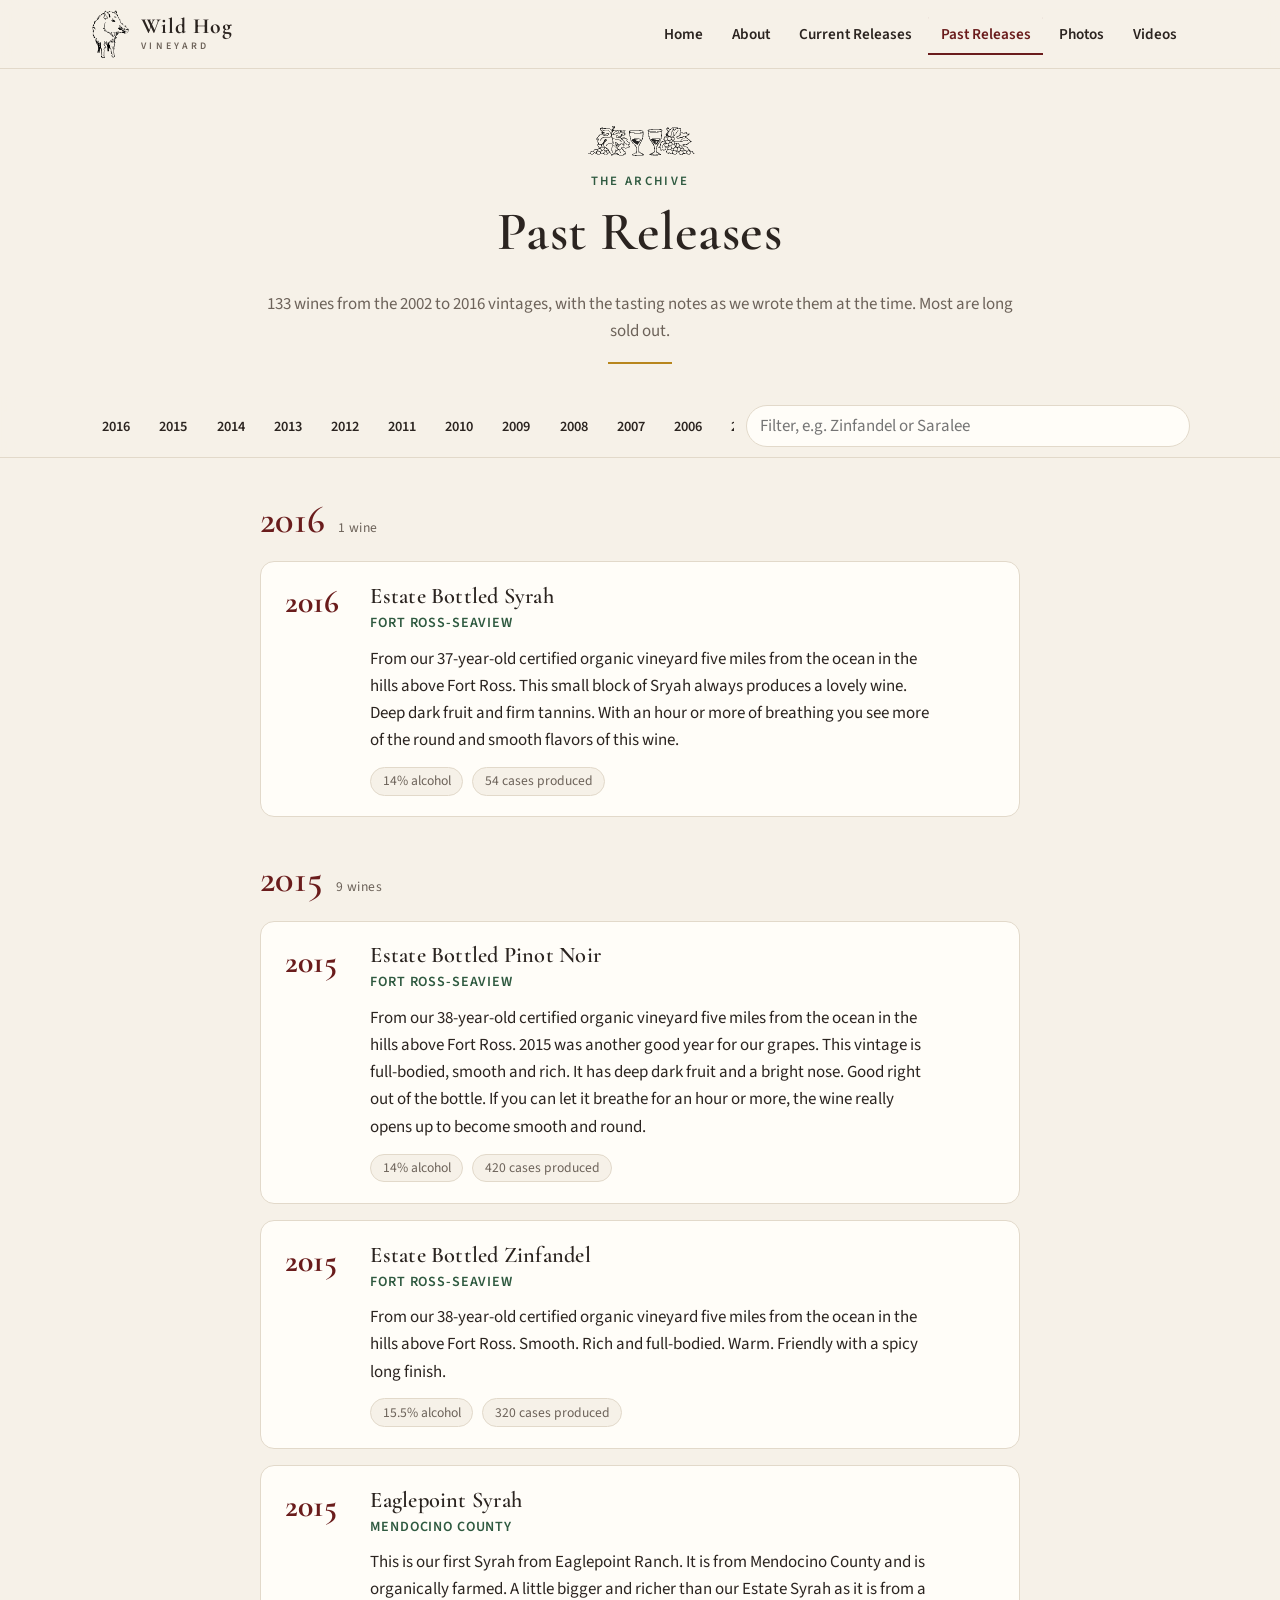
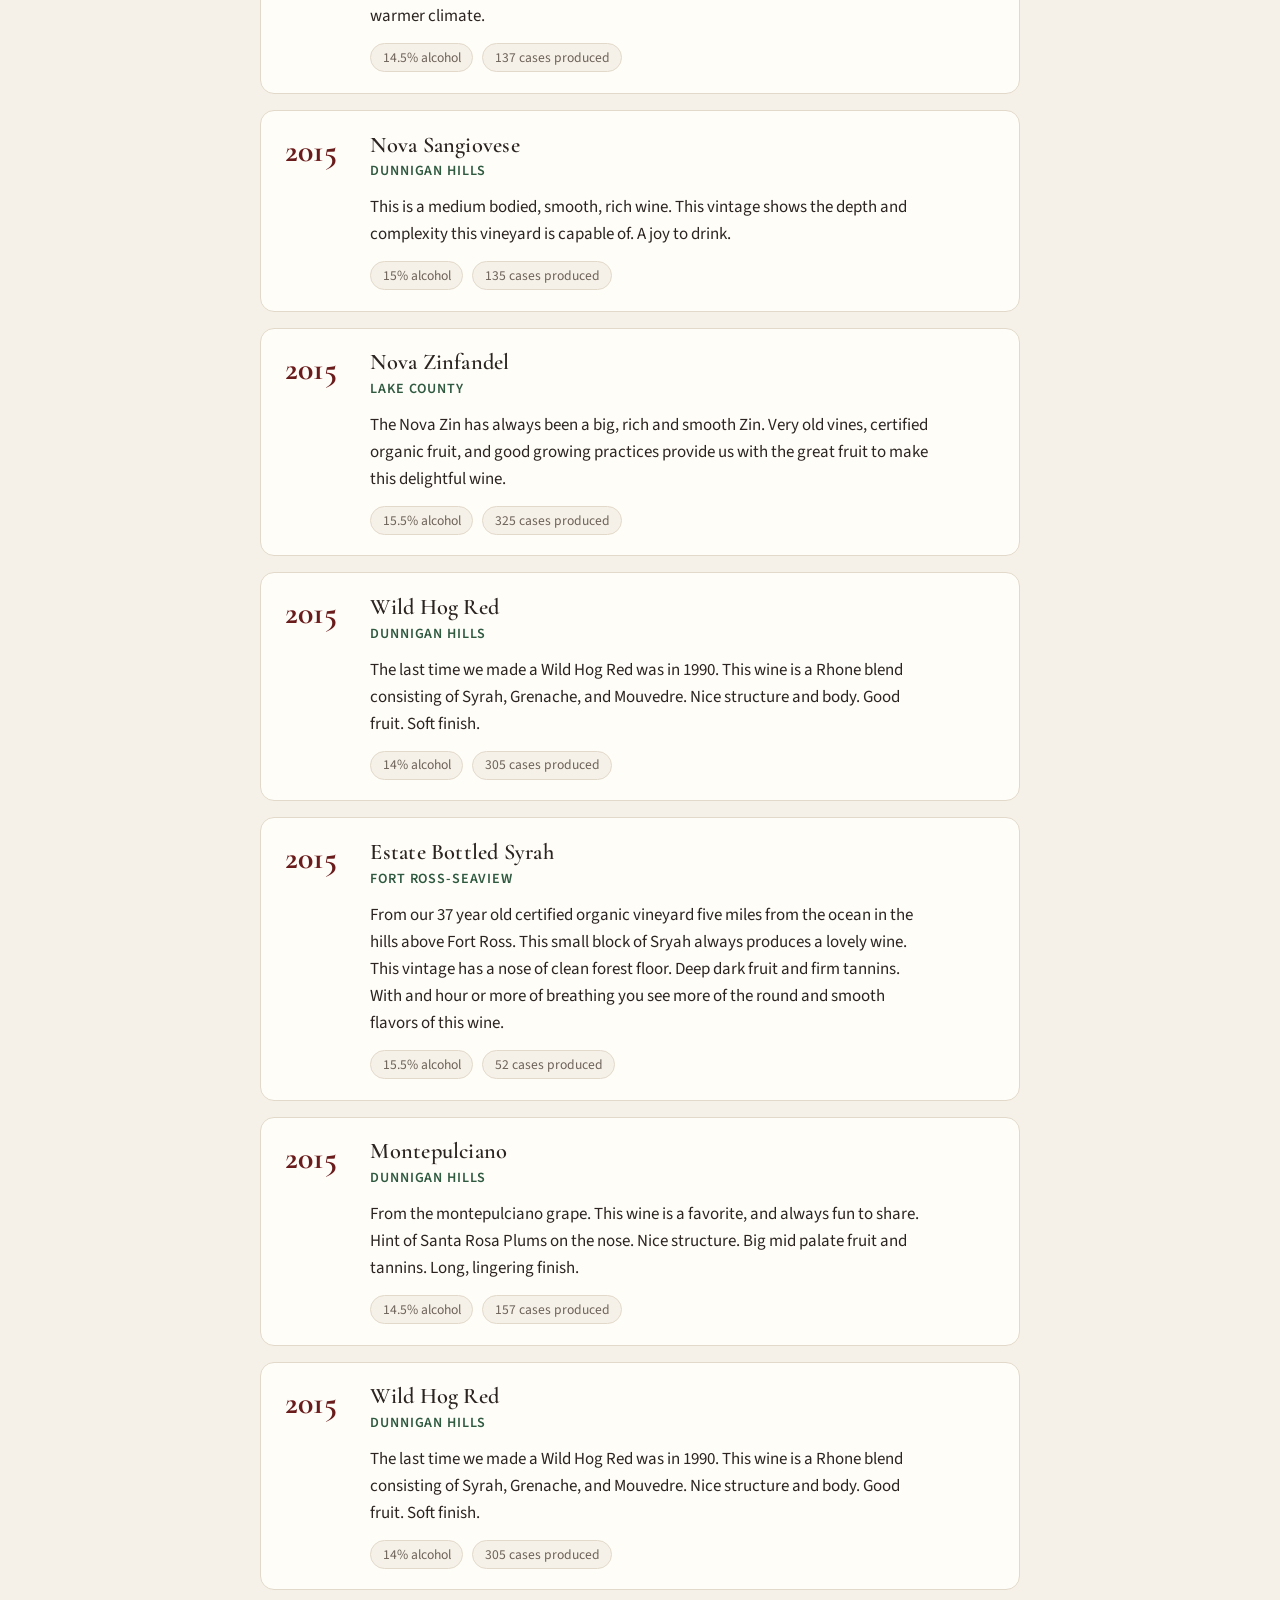
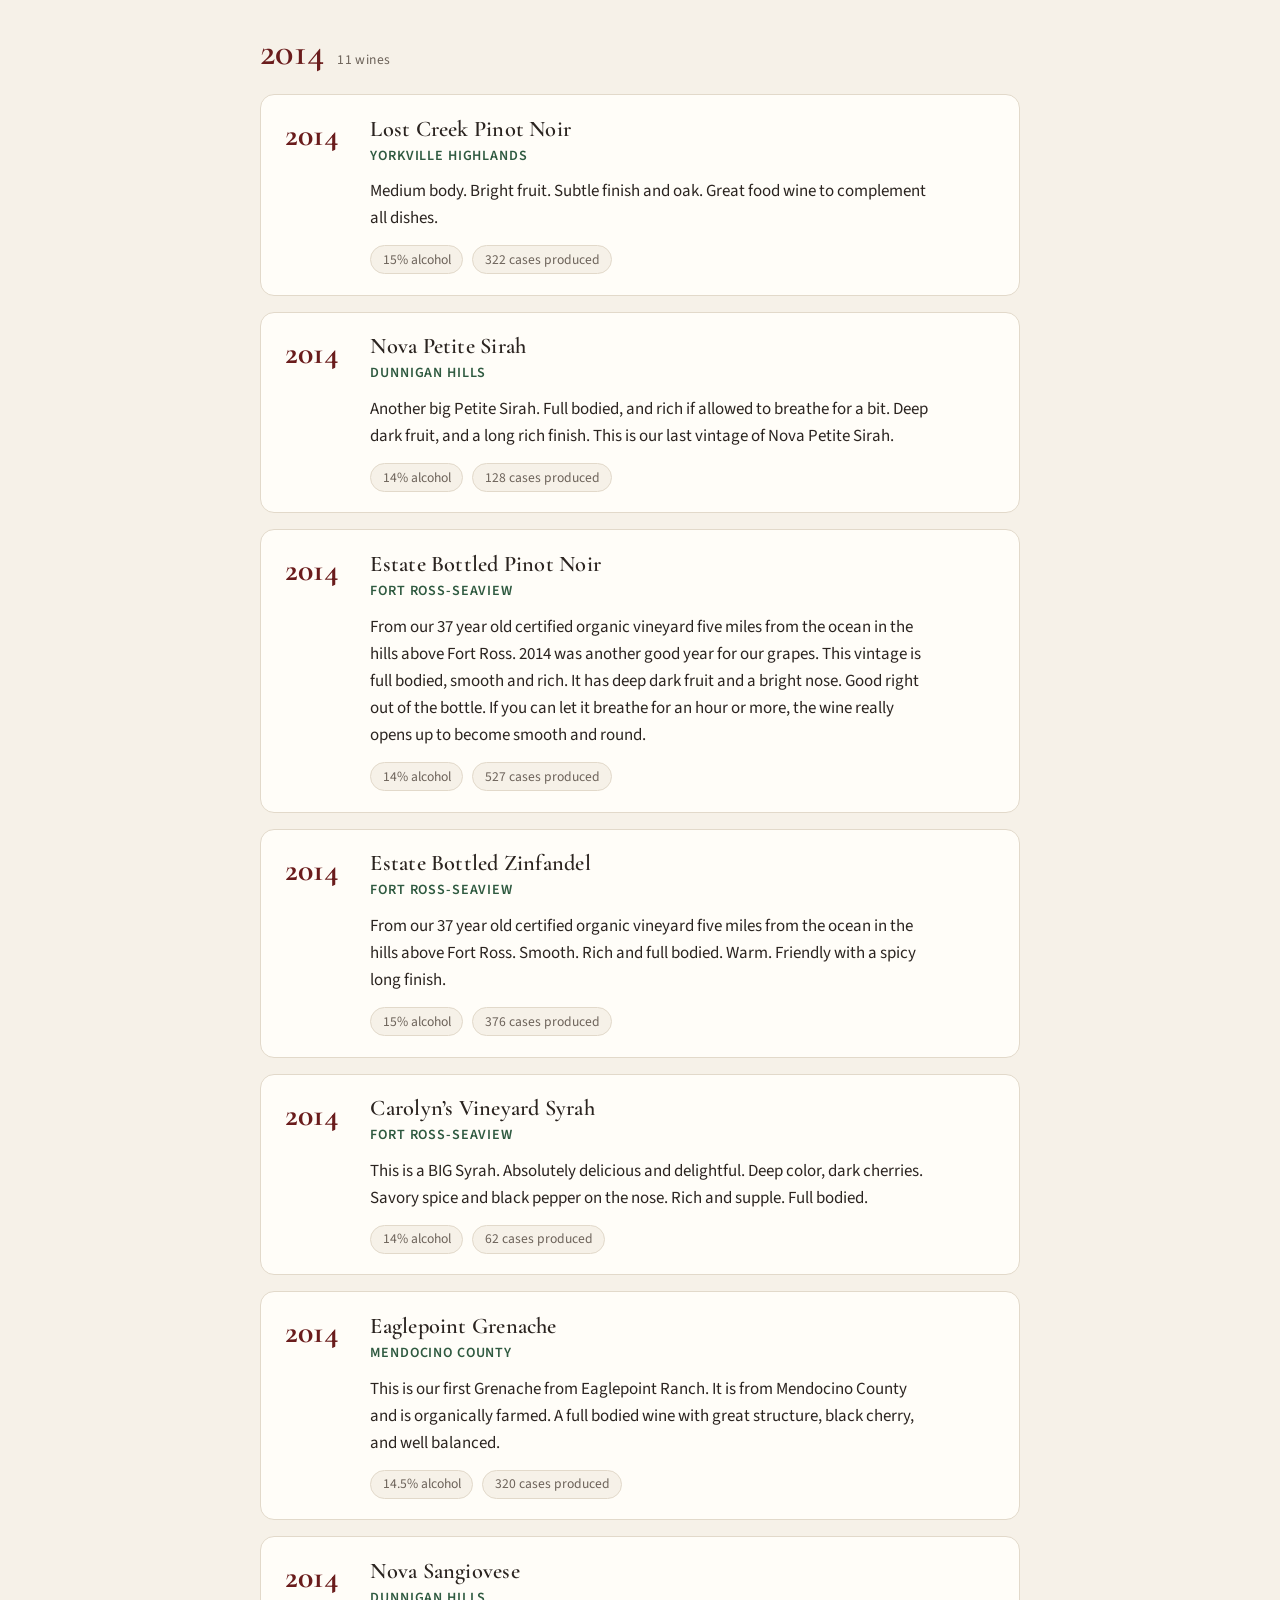
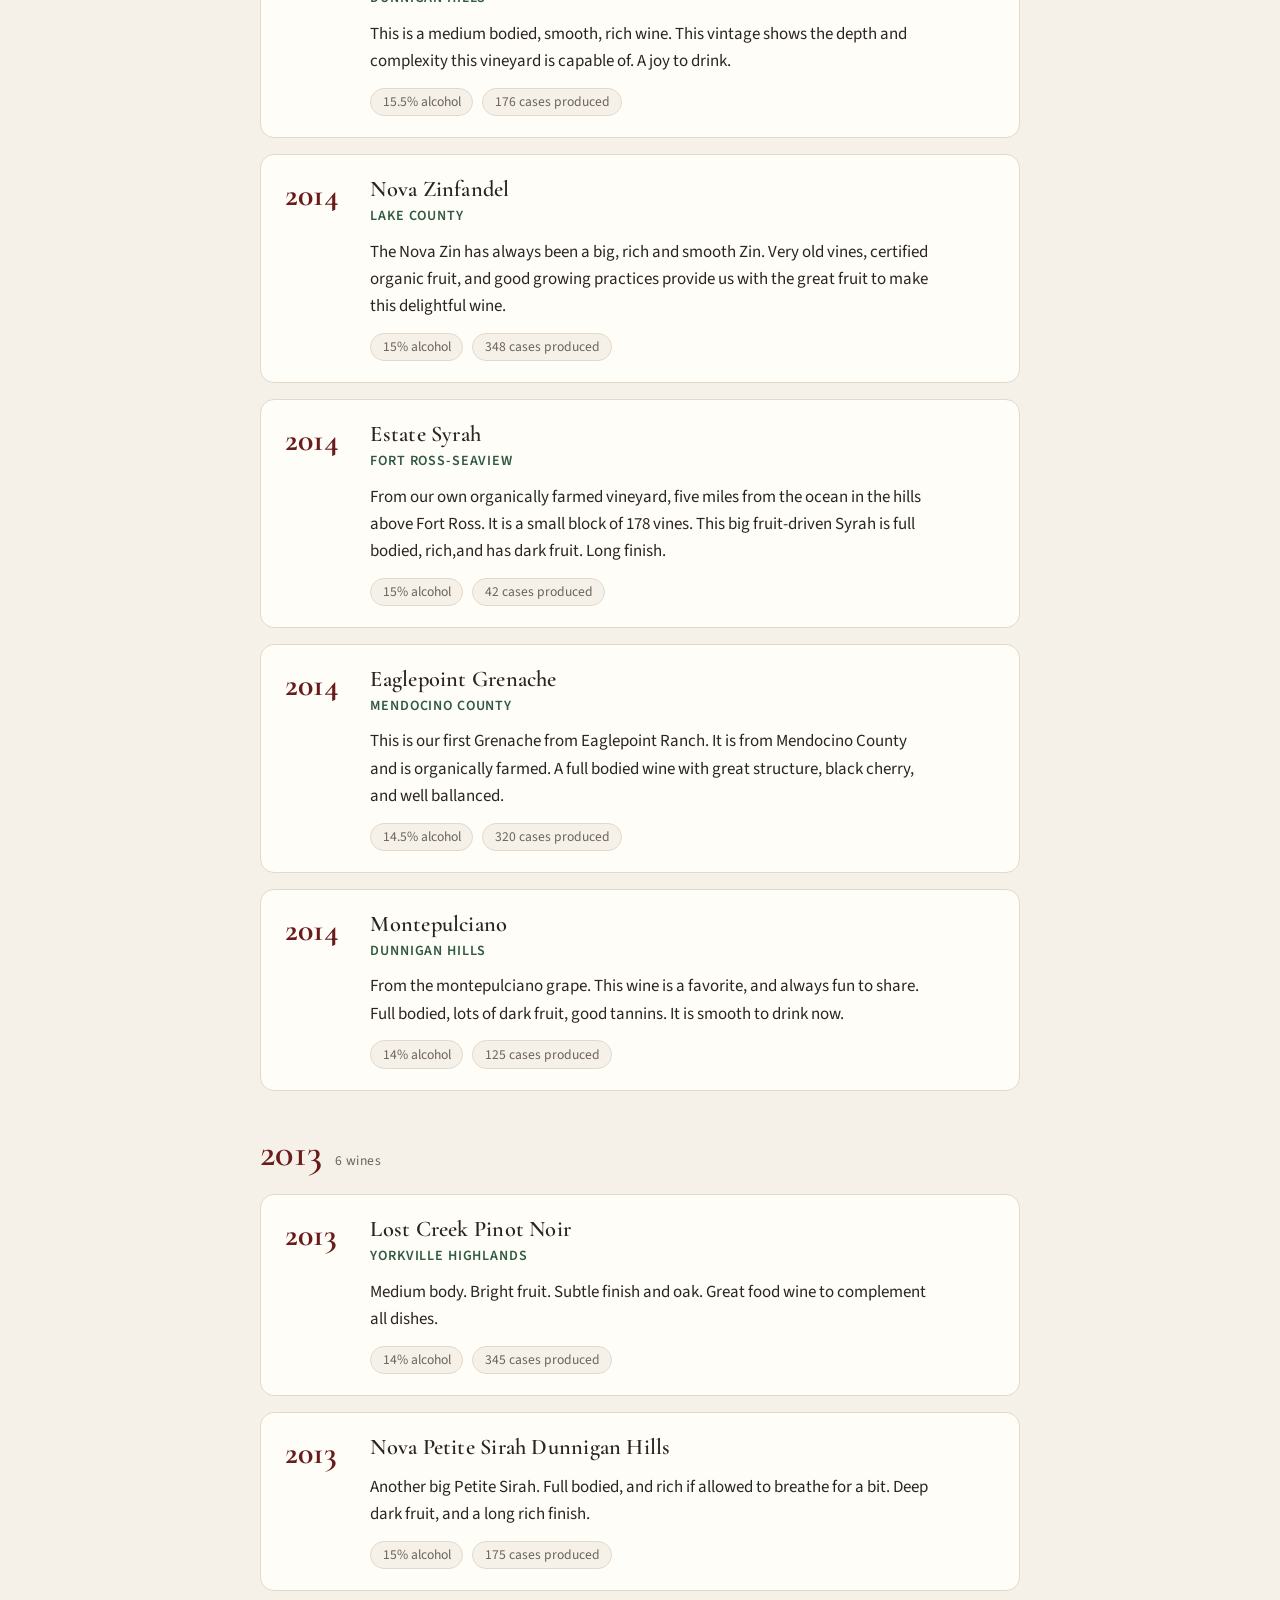
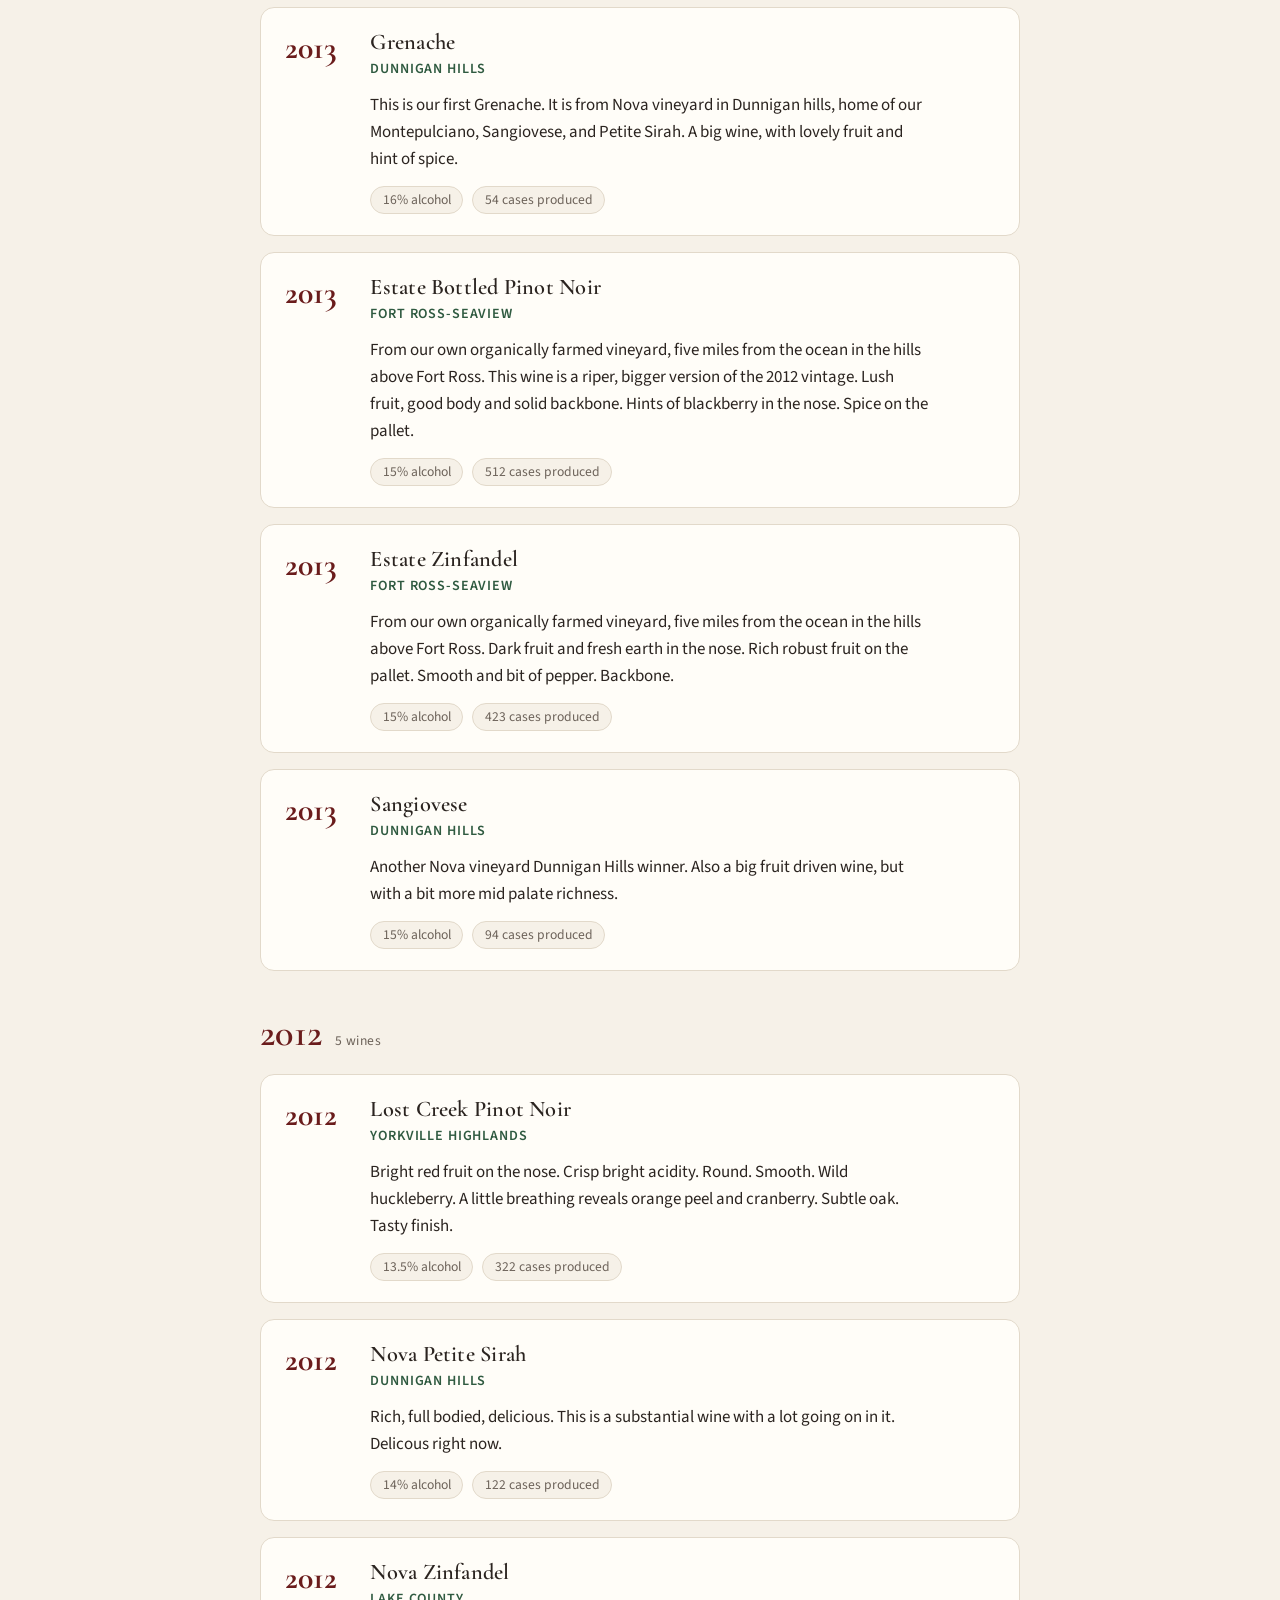
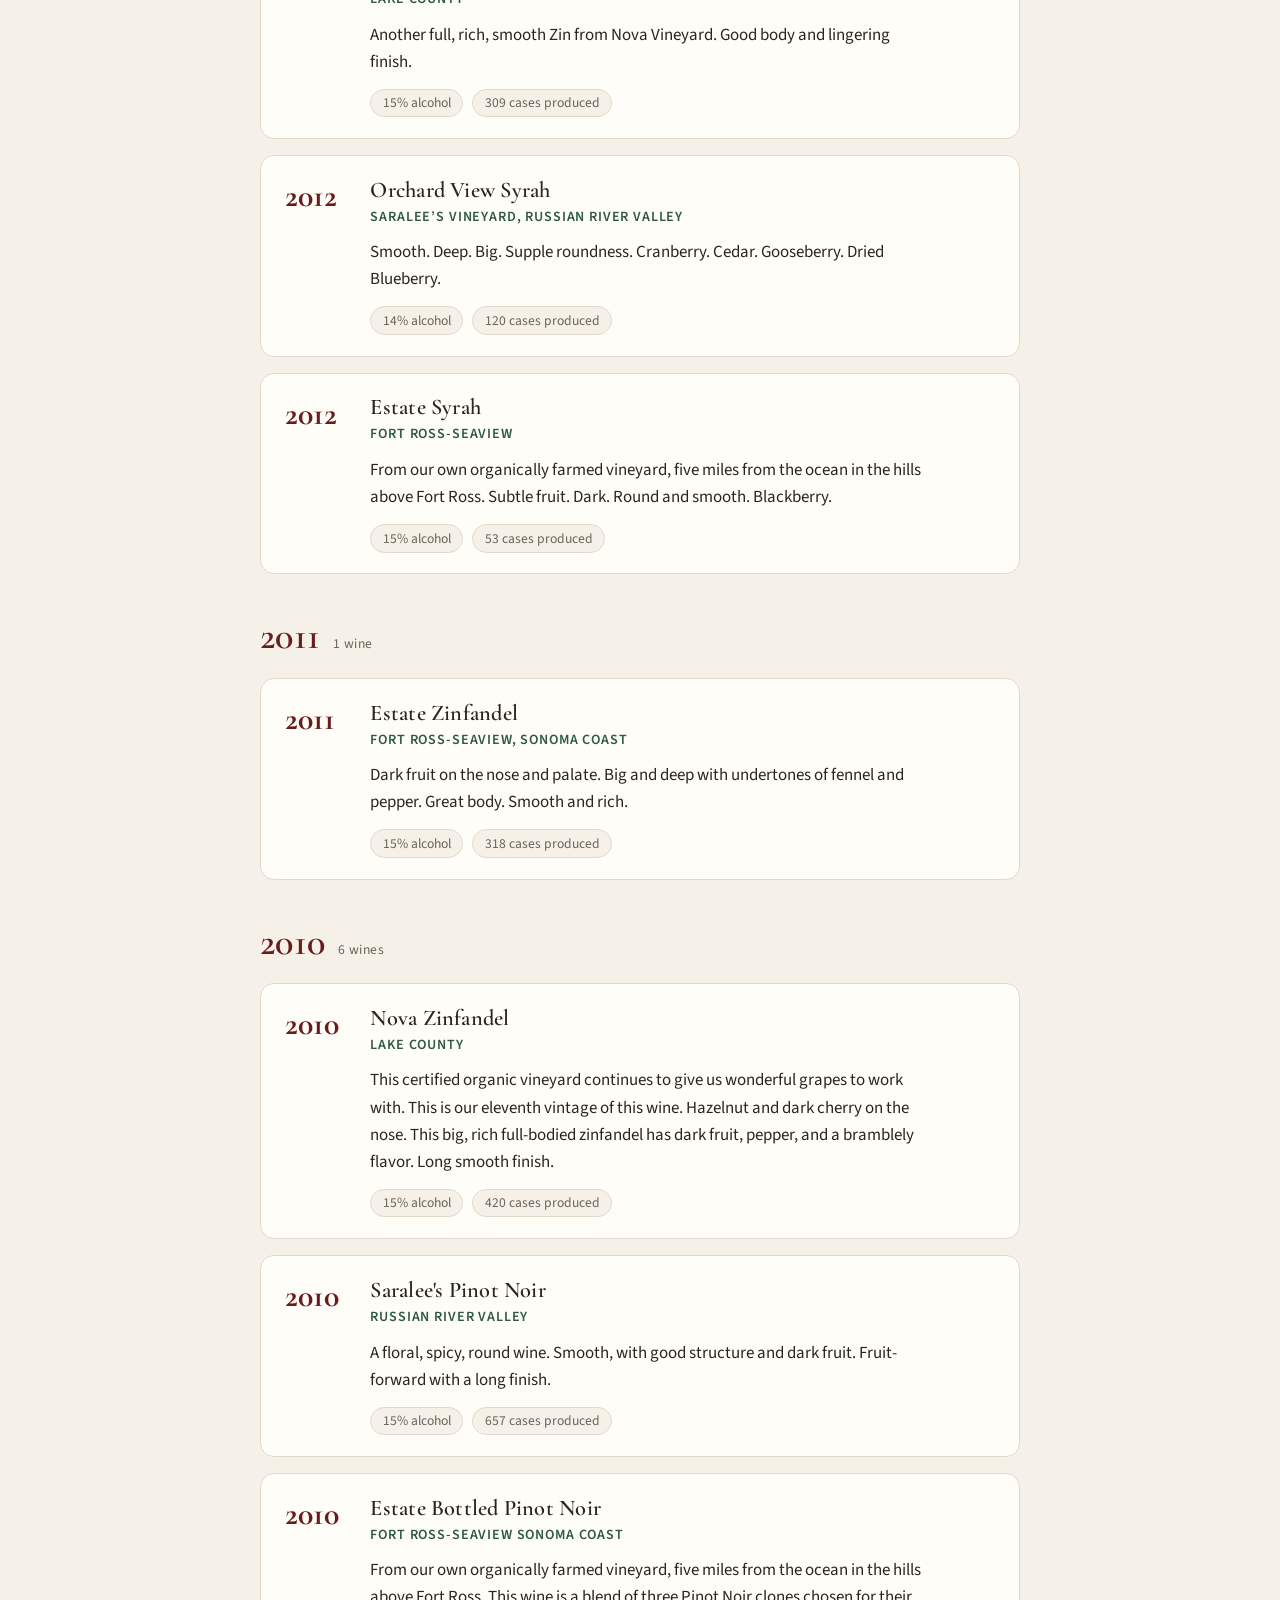
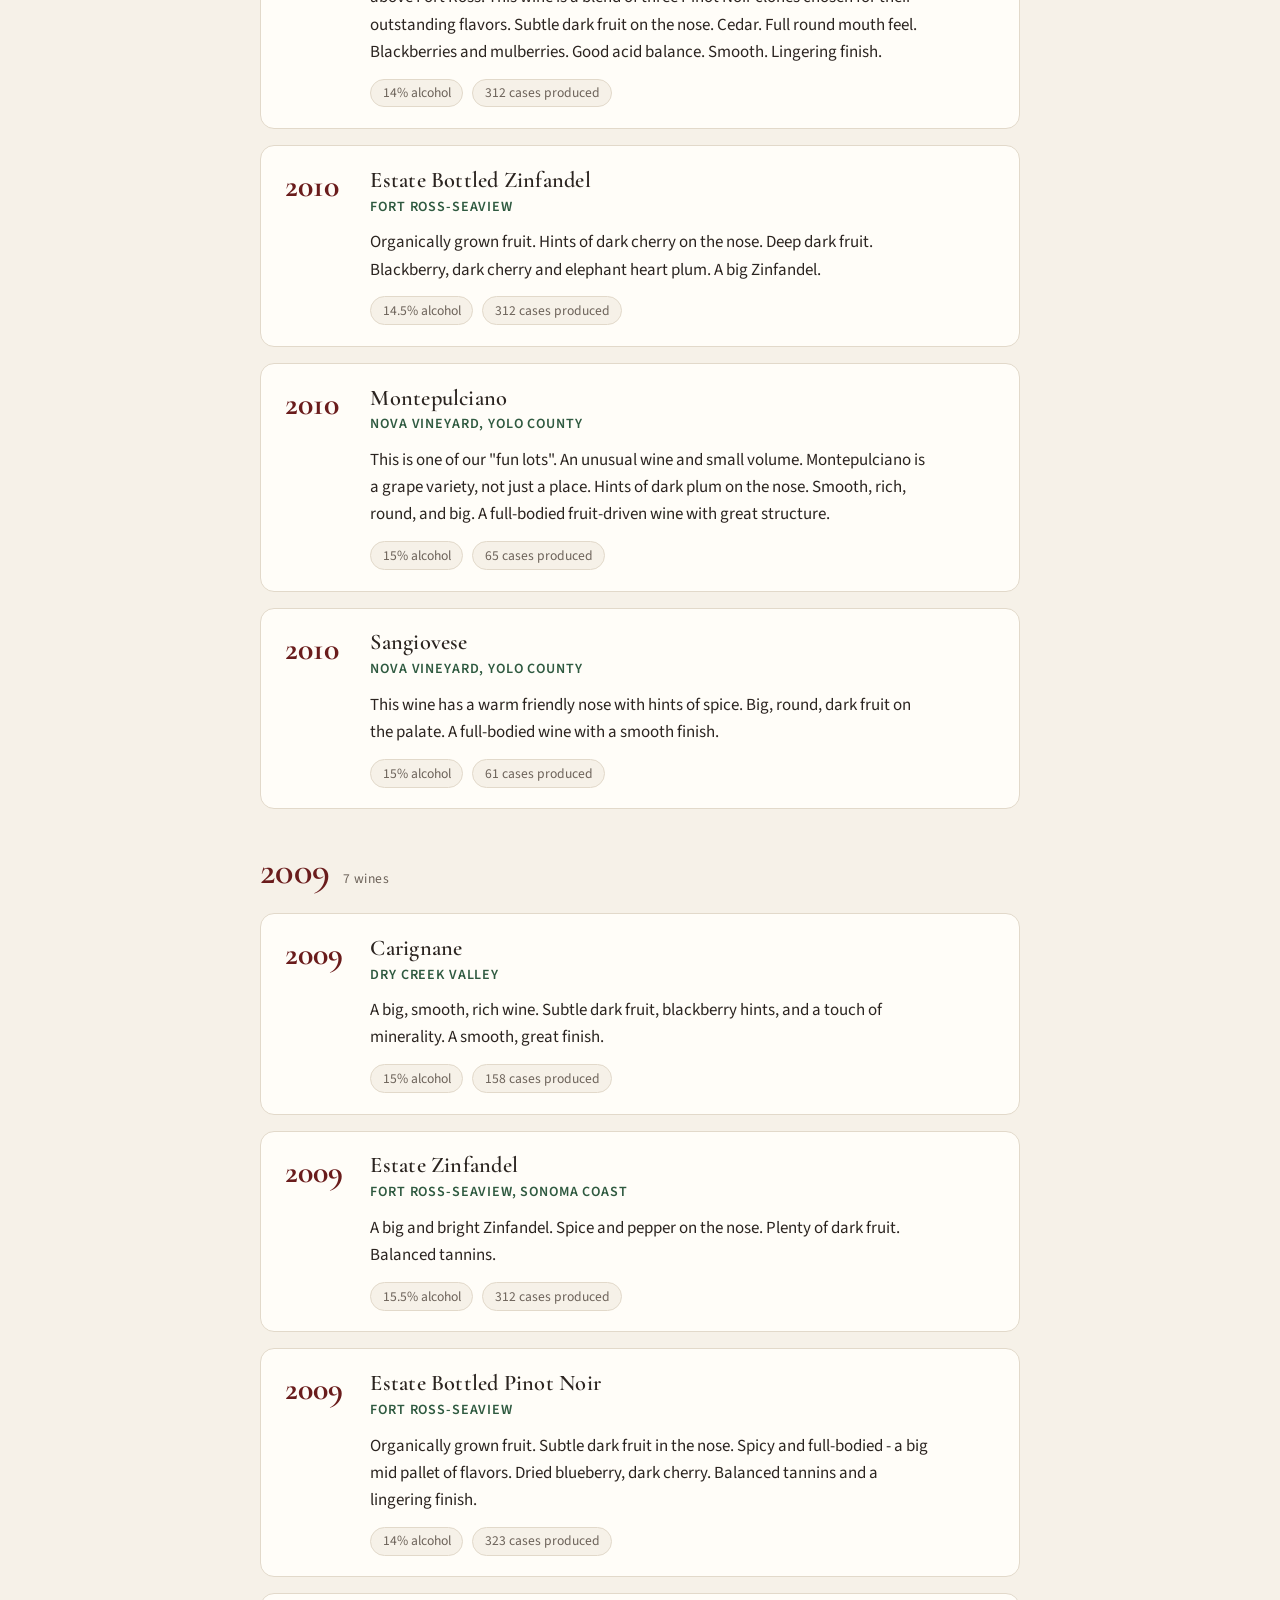
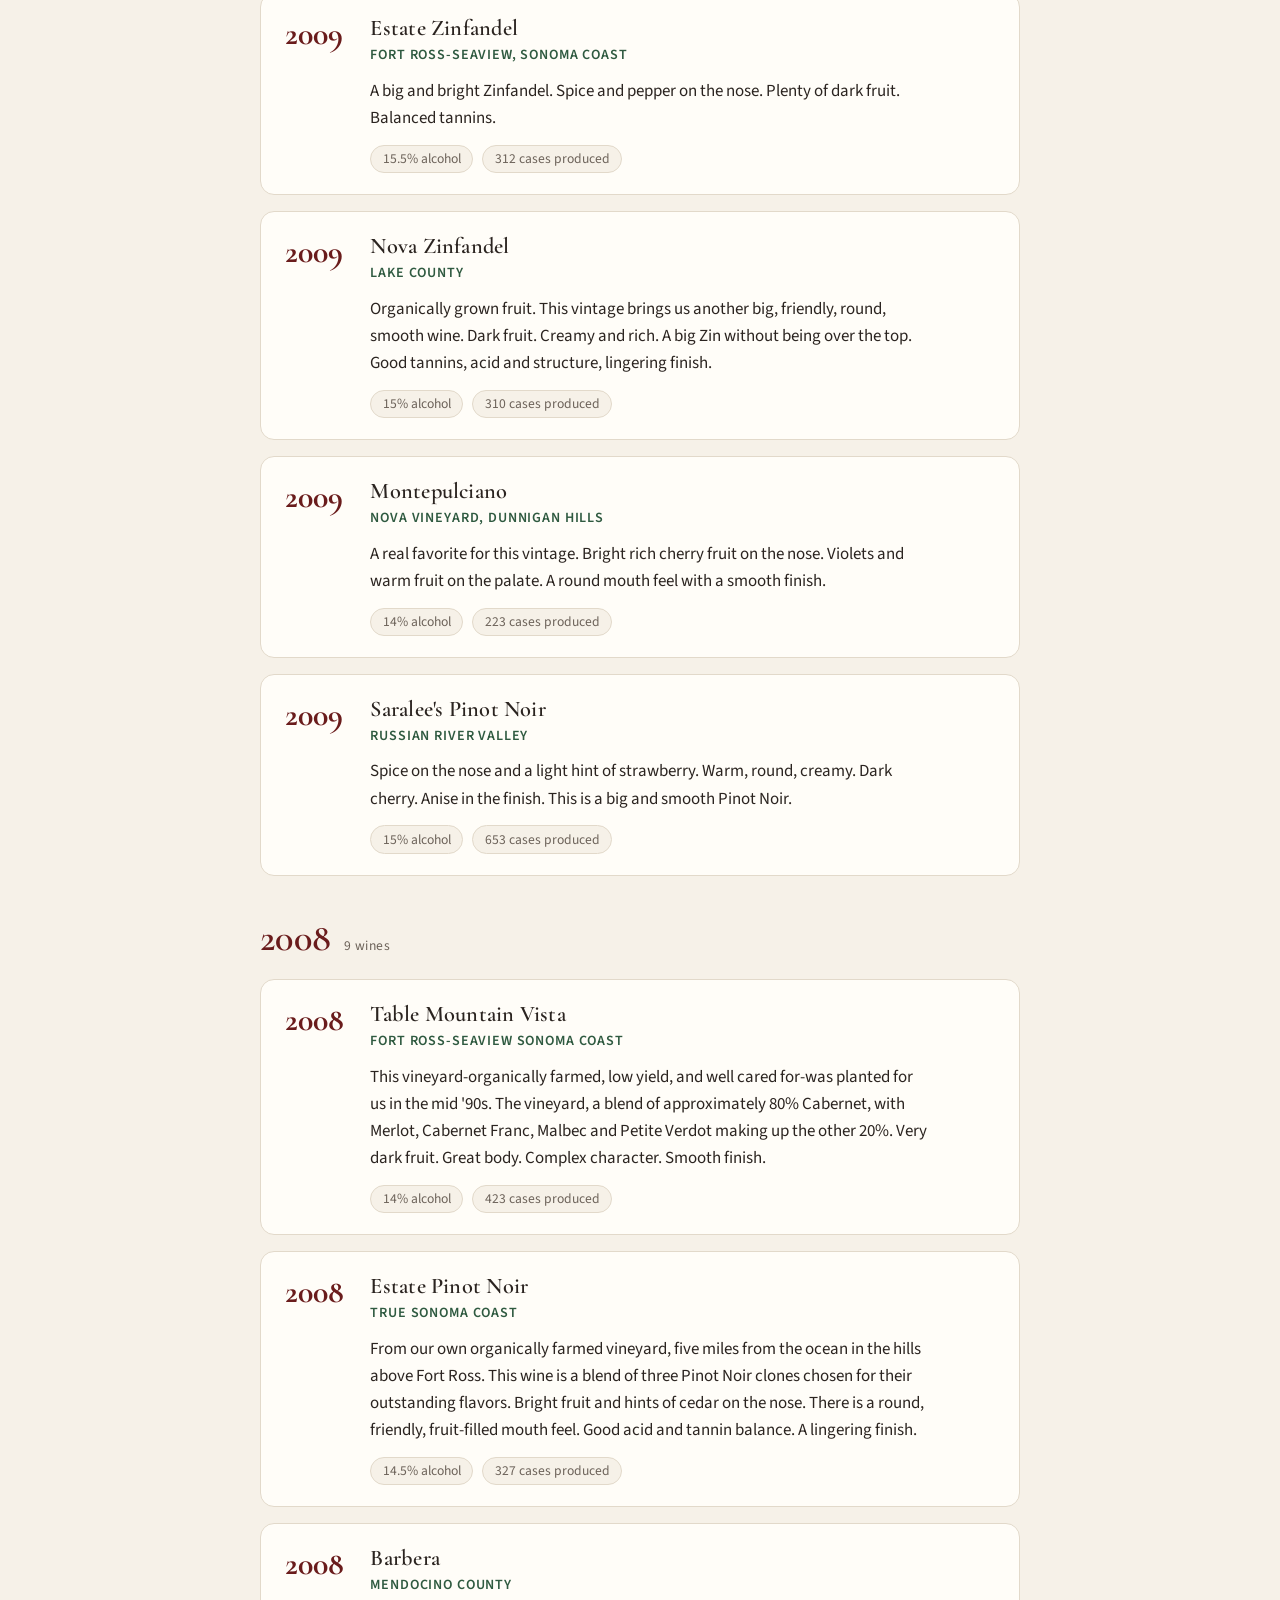
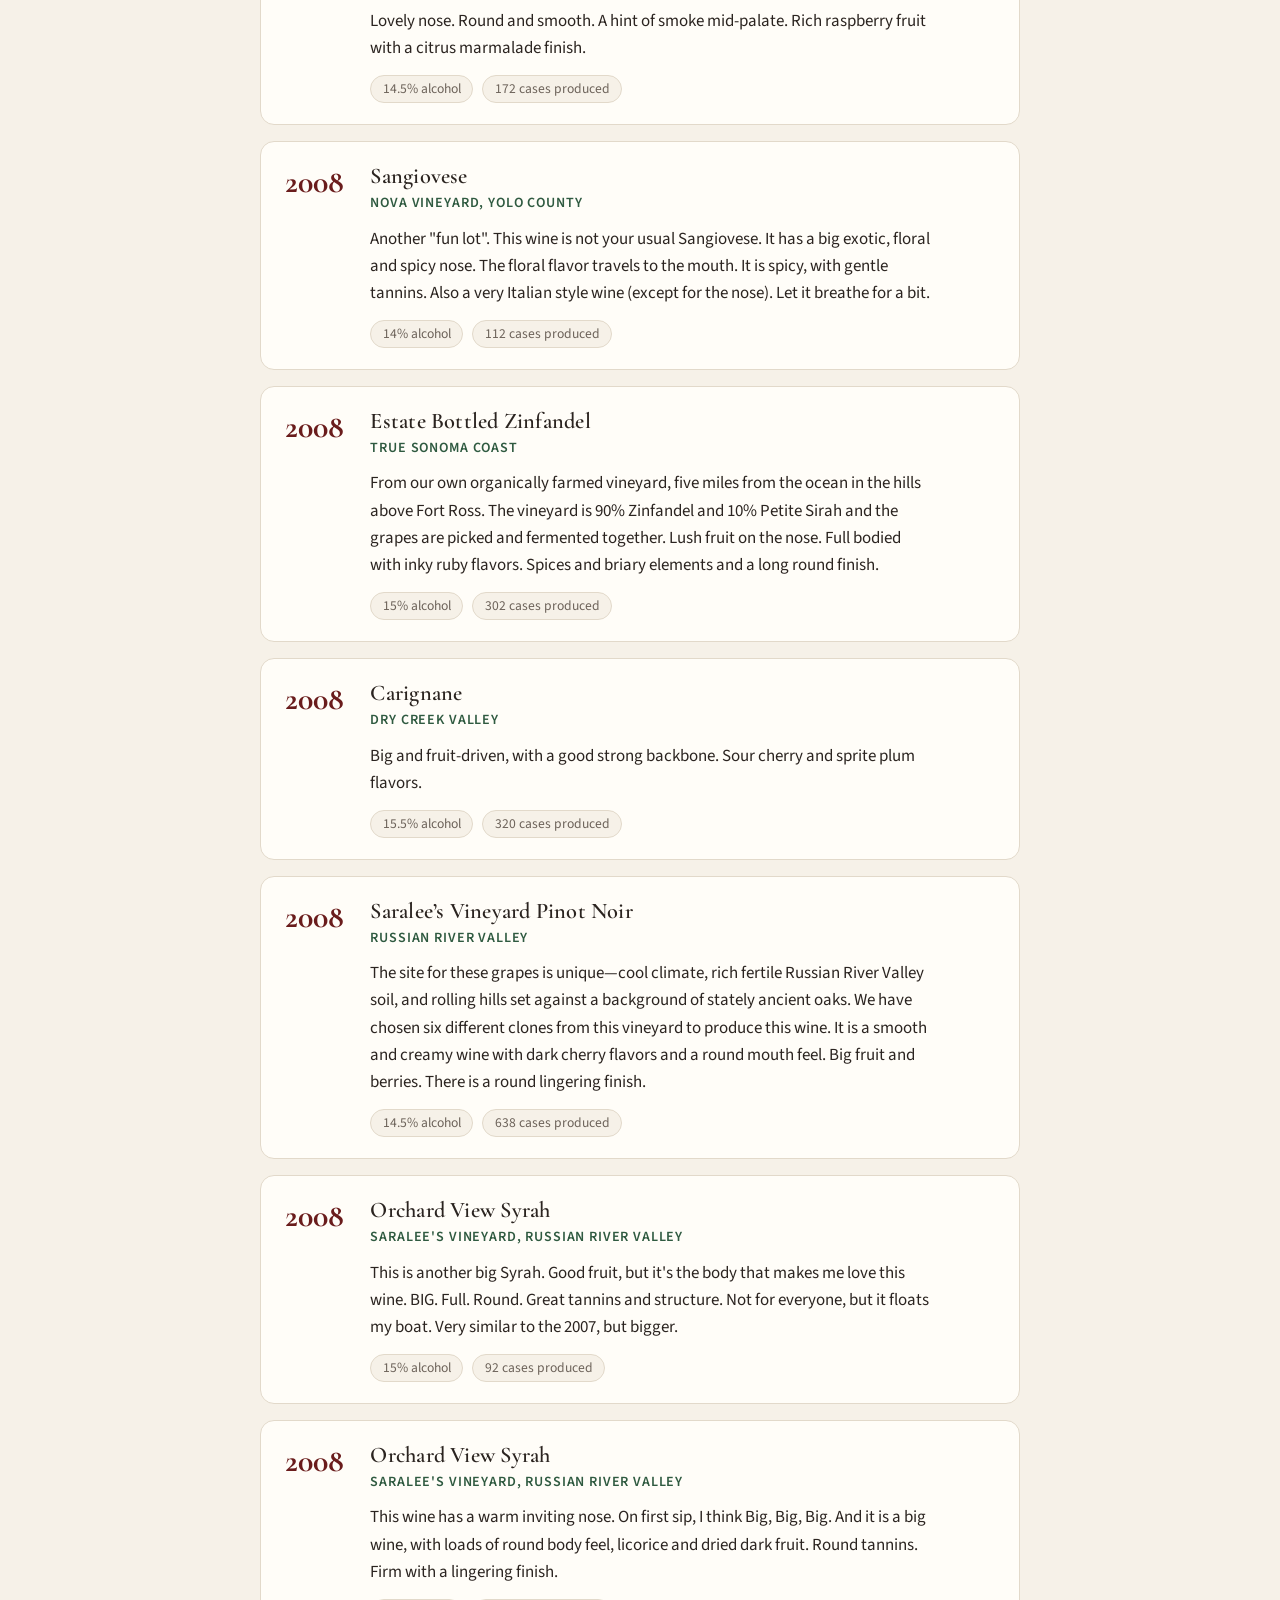
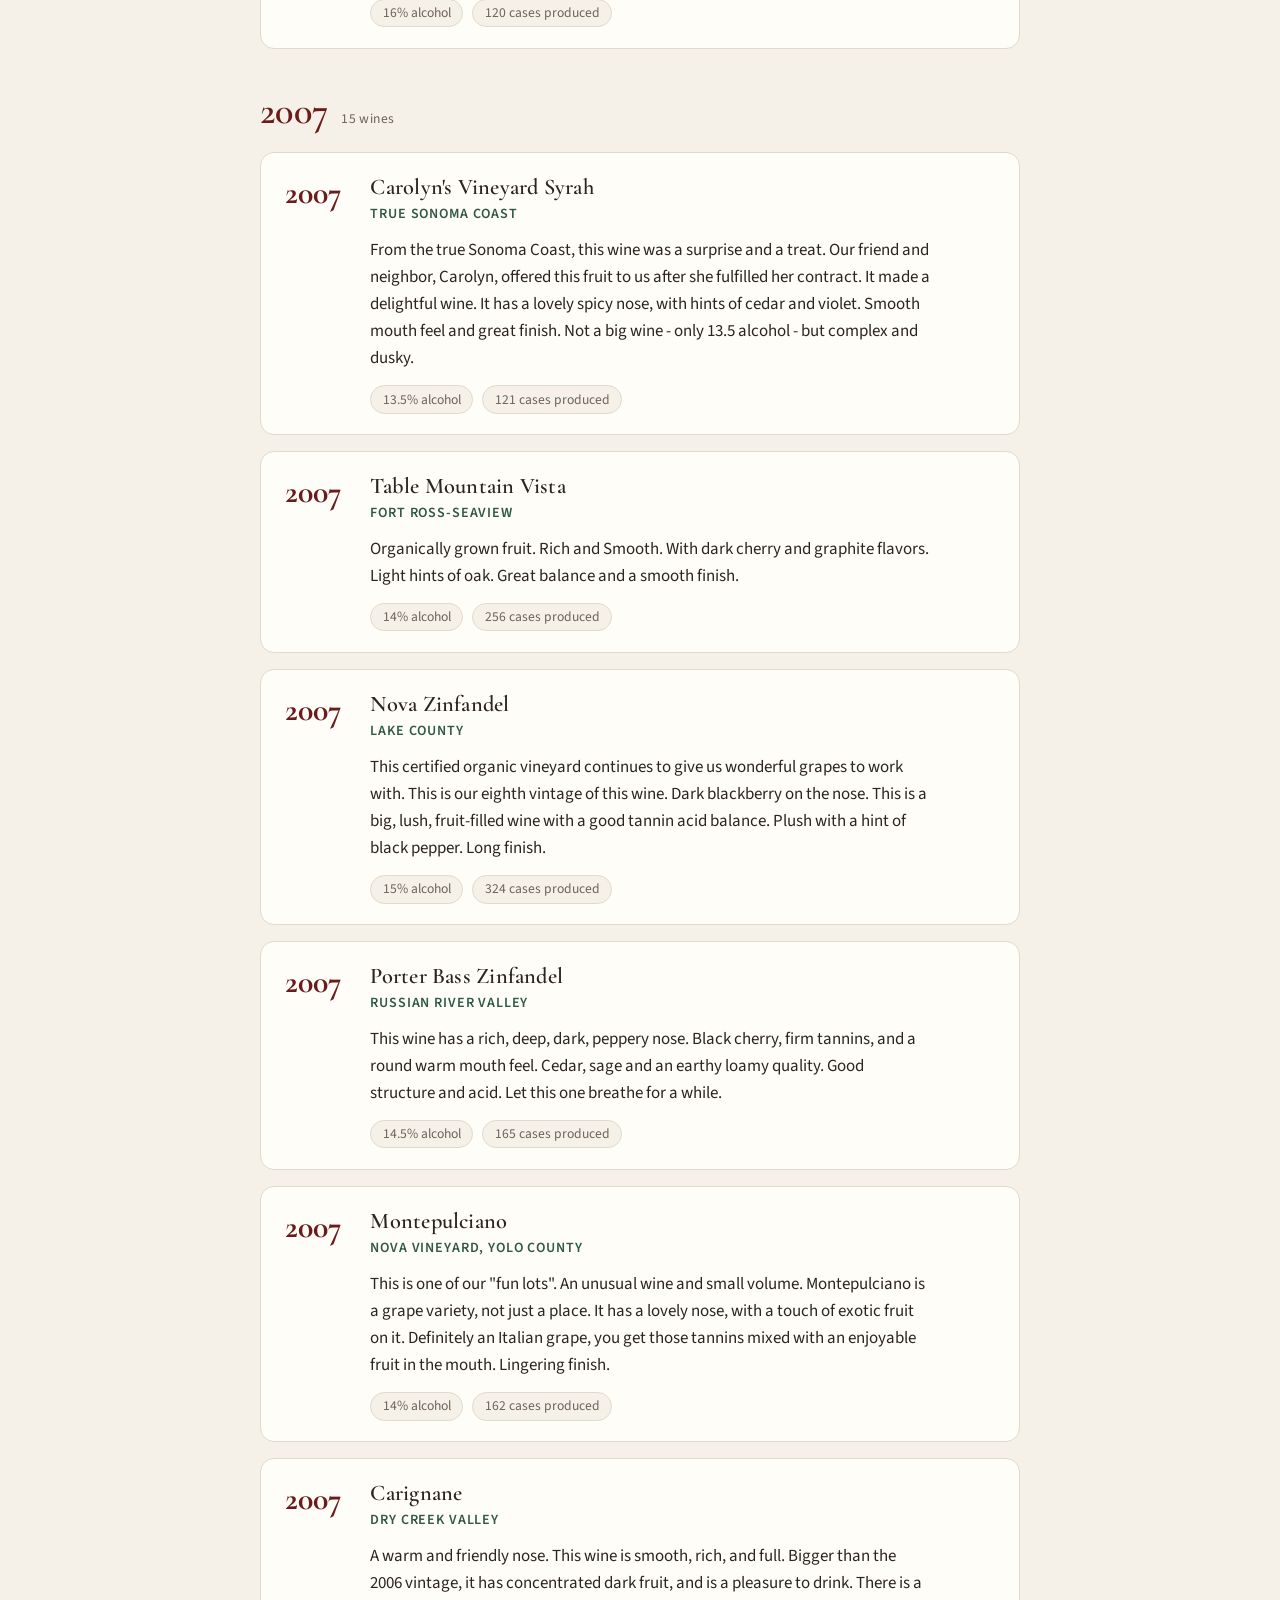
<file: pastreleases.html>
<!DOCTYPE html><html lang="en"><head><meta charset="utf-8"><title>Moved</title>
<meta http-equiv="refresh" content="0; url=past-releases.html"><link rel="canonical" href="past-releases.html">
<meta name="robots" content="noindex"></head><body><p>This page has moved to <a href="past-releases.html">past-releases.html</a>.</p></body></html>
</file>
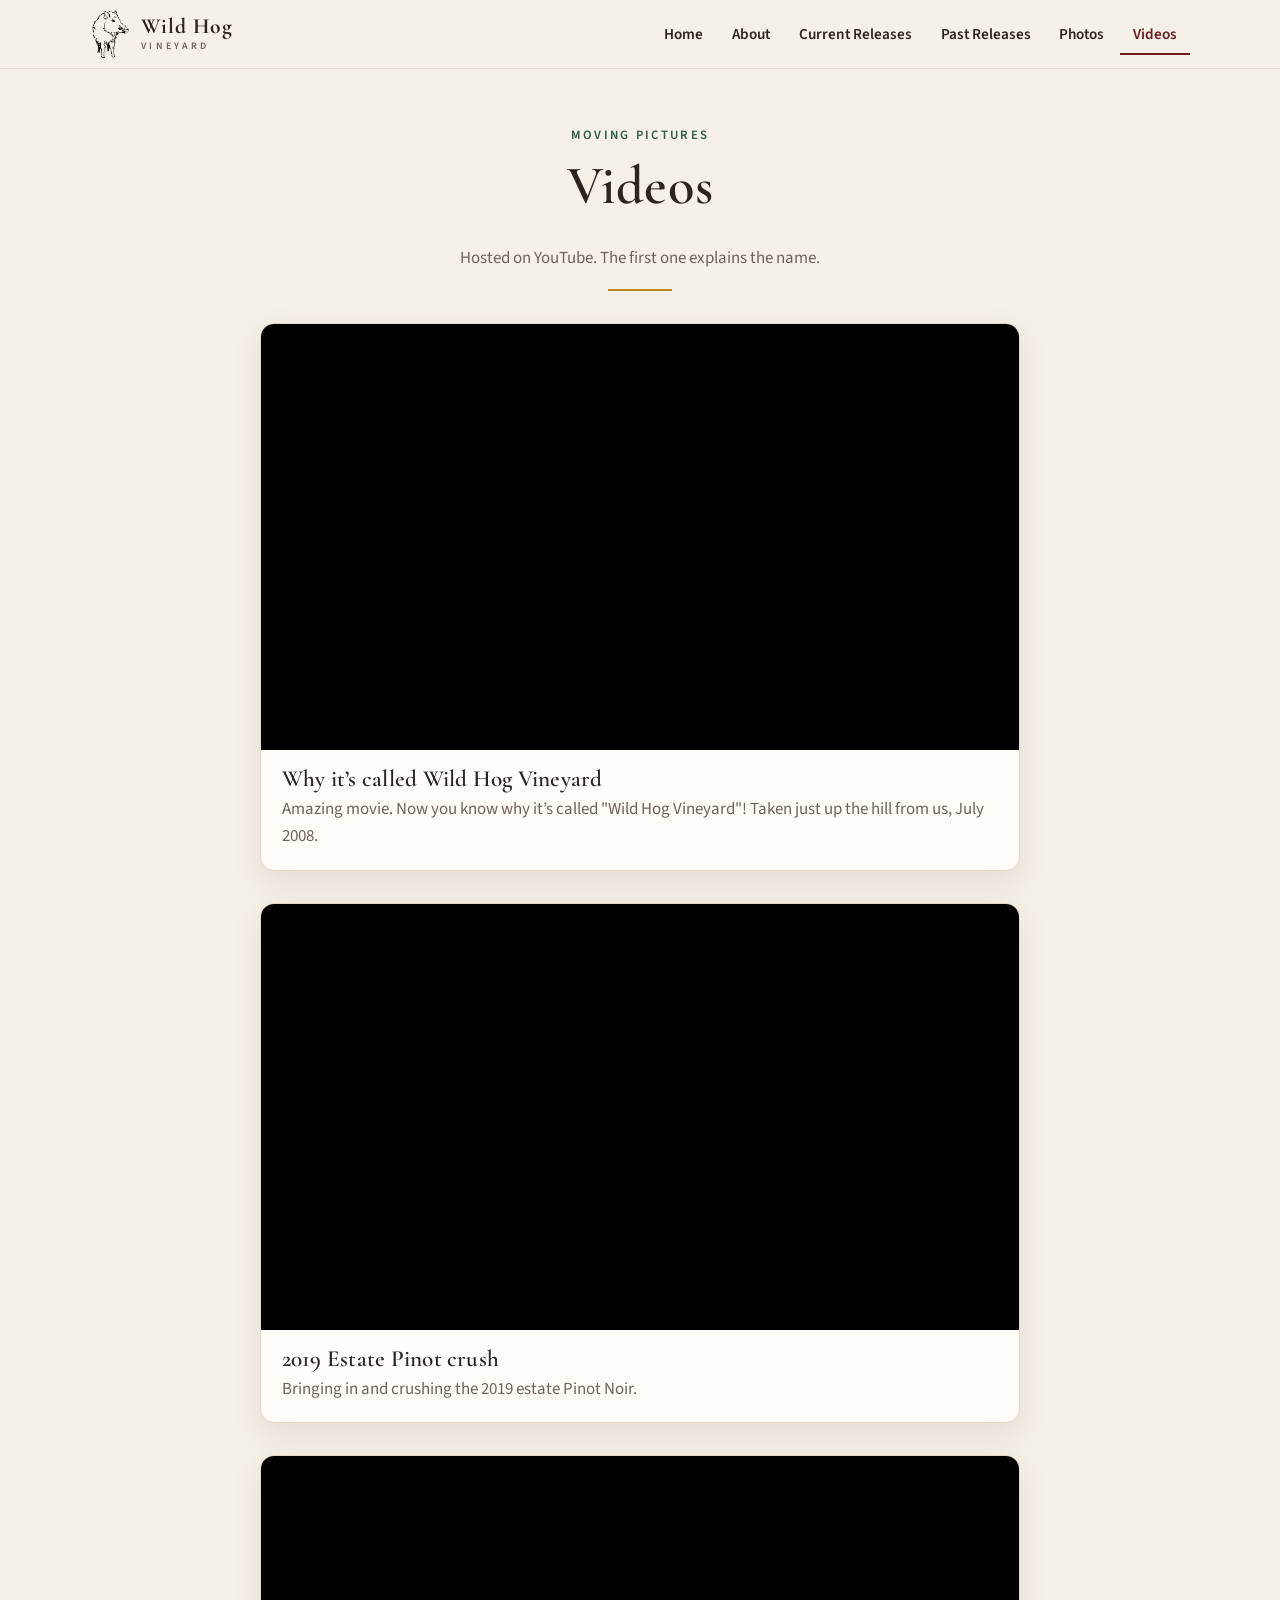
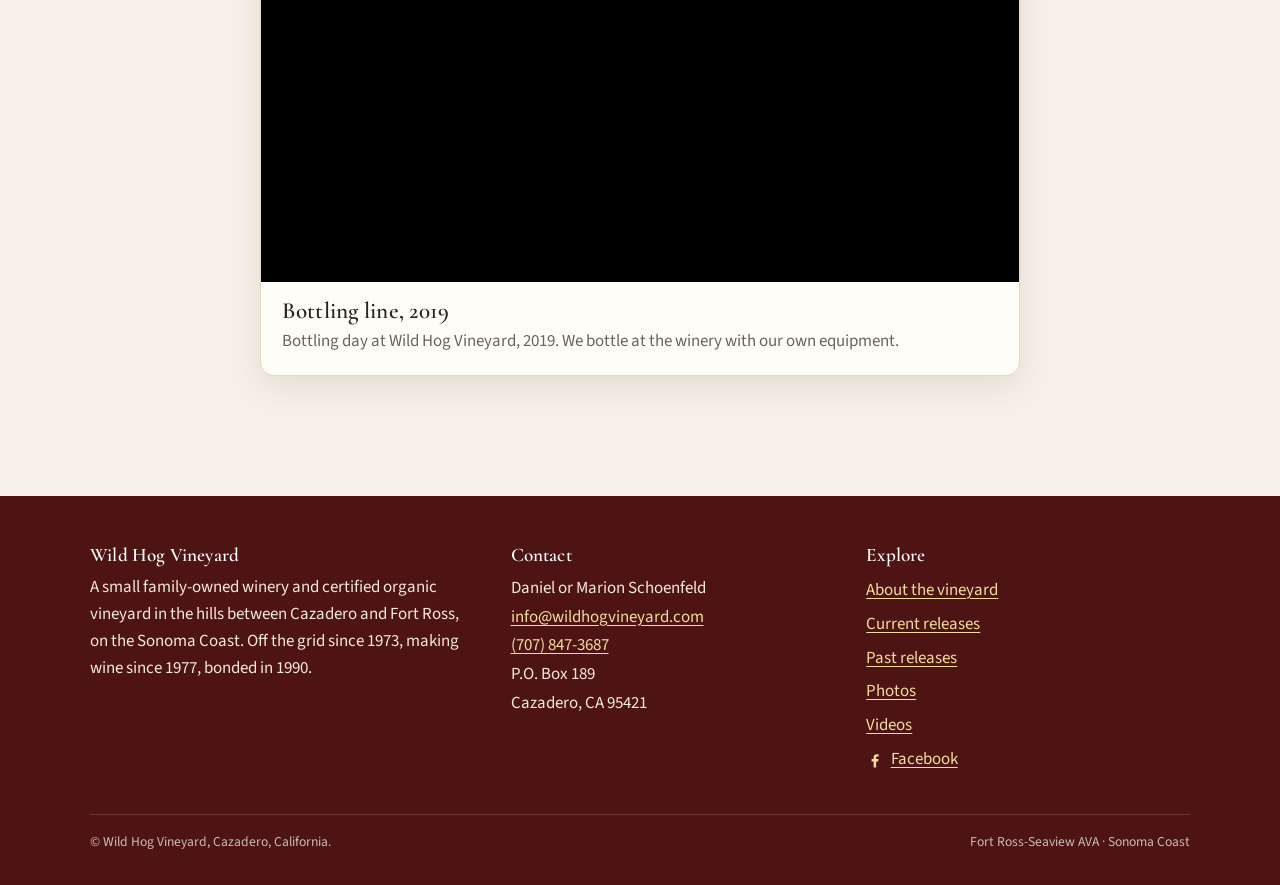
<file: videos.html>
<!DOCTYPE html>
<html lang="en" class="no-js">
<head>
<meta charset="utf-8">
<meta name="viewport" content="width=device-width, initial-scale=1">
<title>Videos · Wild Hog Vineyard</title>
<meta name="description" content="Videos from Wild Hog Vineyard: the wild pigs on the ridge, the 2019 Pinot Noir crush, and bottling day.">
<meta property="og:title" content="Videos · Wild Hog Vineyard">
<meta property="og:description" content="Videos from Wild Hog Vineyard: the wild pigs on the ridge, the 2019 Pinot Noir crush, and bottling day.">
<meta property="og:type" content="website">
<meta property="og:image" content="images/hero-harvest-1600.jpg">
<meta name="theme-color" content="#6a1c1c">
<link rel="icon" href="images/favicon.png" type="image/png">
<link rel="apple-touch-icon" href="images/apple-touch-icon.png">
<link rel="stylesheet" href="css/style.css">
</head>
<body>
<a class="skip-link" href="#main">Skip to content</a>
<header class="site-header">
  <div class="wrap">
    <a class="brand" href="index.html" aria-label="Wild Hog Vineyard home">
      <img src="images/hog-mark.png" alt="" width="40" height="50">
      <span class="brand-name">Wild Hog<small>VINEYARD</small></span>
    </a>
    <button class="nav-toggle" aria-expanded="false" aria-controls="site-nav">
      <svg width="22" height="22" viewBox="0 0 24 24" fill="none" stroke="currentColor" stroke-width="2" stroke-linecap="round"><path d="M4 7h16M4 12h16M4 17h16"/></svg>
      <span>Menu</span>
    </button>
    <nav class="site-nav" id="site-nav" aria-label="Main">
      <ul>
        <li><a href="index.html">Home</a></li>
        <li><a href="about.html">About</a></li>
        <li><a href="current-releases.html">Current Releases</a></li>
        <li><a href="past-releases.html">Past Releases</a></li>
        <li><a href="photos.html">Photos</a></li>
        <li><a href="videos.html" aria-current="page">Videos</a></li>
      </ul>
    </nav>
  </div>
</header>
<main id="main">
<div class="page-title narrow">
  <p class="eyebrow">Moving pictures</p>
  <h1>Videos</h1>
  <p class="muted">Hosted on YouTube. The first one explains the name.</p>
  <hr class="rule">
</div>

<div class="narrow section videos" style="padding-top:0">
<!-- To add a video: copy an <article class="video"> block and replace the YouTube id in the iframe src. -->
  <article class="video">
    <div class="frame"><iframe src="https://www.youtube.com/embed/hiJ7qIfTOD8" title="Why it’s called Wild Hog Vineyard" loading="lazy" allow="accelerometer; encrypted-media; gyroscope; picture-in-picture" allowfullscreen></iframe></div>
    <div class="body"><h3>Why it’s called Wild Hog Vineyard</h3><p>Amazing movie. Now you know why it’s called &quot;Wild Hog Vineyard&quot;! Taken just up the hill from us, July 2008.</p></div>
  </article>
  <article class="video">
    <div class="frame"><iframe src="https://www.youtube.com/embed/kF34ydF4FtA" title="2019 Estate Pinot crush" loading="lazy" allow="accelerometer; encrypted-media; gyroscope; picture-in-picture" allowfullscreen></iframe></div>
    <div class="body"><h3>2019 Estate Pinot crush</h3><p>Bringing in and crushing the 2019 estate Pinot Noir.</p></div>
  </article>
  <article class="video">
    <div class="frame"><iframe src="https://www.youtube.com/embed/ycrZKEZXvLo" title="Bottling line, 2019" loading="lazy" allow="accelerometer; encrypted-media; gyroscope; picture-in-picture" allowfullscreen></iframe></div>
    <div class="body"><h3>Bottling line, 2019</h3><p>Bottling day at Wild Hog Vineyard, 2019. We bottle at the winery with our own equipment.</p></div>
  </article>
</div>
</main>
<footer class="site-footer">
  <div class="wrap">
    <div>
      <h3>Wild Hog Vineyard</h3>
      <p>A small family-owned winery and certified organic vineyard in the hills between Cazadero and Fort Ross, on the Sonoma Coast. Off the grid since 1973, making wine since 1977, bonded in 1990.</p>
    </div>
    <div>
      <h3>Contact</h3>
      <address>
        Daniel or Marion Schoenfeld<br>
        <a href="mailto:info@wildhogvineyard.com">info@wildhogvineyard.com</a><br>
        <a href="tel:+17078473687">(707) 847-3687</a><br>
        P.O. Box 189<br>
        Cazadero, CA 95421
      </address>
    </div>
    <div>
      <h3>Explore</h3>
      <ul>
        <li><a href="about.html">About the vineyard</a></li>
        <li><a href="current-releases.html">Current releases</a></li>
        <li><a href="past-releases.html">Past releases</a></li>
        <li><a href="photos.html">Photos</a></li>
        <li><a href="videos.html">Videos</a></li>
        <li><a class="social" href="https://www.facebook.com/profile.php?id=100057775415077" rel="noopener"><svg viewBox="0 0 24 24" aria-hidden="true"><path d="M13.5 22v-8h2.7l.4-3.2h-3.1V8.8c0-.9.3-1.6 1.6-1.6h1.7V4.4c-.3 0-1.3-.1-2.5-.1-2.5 0-4.1 1.5-4.1 4.2v2.3H7.4V14h2.8v8h3.3z"/></svg> Facebook</a></li>
      </ul>
    </div>
    <div class="fine">
      <span>© Wild Hog Vineyard, Cazadero, California.</span>
      <span>Fort Ross-Seaview AVA · Sonoma Coast</span>
    </div>
  </div>
</footer>
<script src="js/site.js"></script>
</body>
</html>
</file>
<file: css/style.css>
/* Self-hosted fonts (Cormorant Garamond, Source Sans 3; SIL Open Font License). Files in /fonts. */
@font-face { font-family: 'Cormorant Garamond'; font-style: italic; font-weight: 500; font-display: swap;
  src: url('../fonts/cormorant-garamond-500-italic-latin-ext.woff2') format('woff2'); unicode-range: U+0100-02BA, U+02BD-02C5, U+02C7-02CC, U+02CE-02D7, U+02DD-02FF, U+0304, U+0308, U+0329, U+1D00-1DBF, U+1E00-1E9F, U+1EF2-1EFF, U+2020, U+20A0-20AB, U+20AD-20C4, U+2113, U+2C60-2C7F, U+A720-A7FF; }
@font-face { font-family: 'Cormorant Garamond'; font-style: italic; font-weight: 500; font-display: swap;
  src: url('../fonts/cormorant-garamond-500-italic-latin.woff2') format('woff2'); unicode-range: U+0000-00FF, U+0131, U+0152-0153, U+02BB-02BC, U+02C6, U+02DA, U+02DC, U+0304, U+0308, U+0329, U+2000-206F, U+20AC, U+2122, U+2191, U+2193, U+2212, U+2215, U+FEFF, U+FFFD; }
@font-face { font-family: 'Cormorant Garamond'; font-style: normal; font-weight: 600; font-display: swap;
  src: url('../fonts/cormorant-garamond-600-normal-latin-ext.woff2') format('woff2'); unicode-range: U+0100-02BA, U+02BD-02C5, U+02C7-02CC, U+02CE-02D7, U+02DD-02FF, U+0304, U+0308, U+0329, U+1D00-1DBF, U+1E00-1E9F, U+1EF2-1EFF, U+2020, U+20A0-20AB, U+20AD-20C4, U+2113, U+2C60-2C7F, U+A720-A7FF; }
@font-face { font-family: 'Cormorant Garamond'; font-style: normal; font-weight: 600; font-display: swap;
  src: url('../fonts/cormorant-garamond-600-normal-latin.woff2') format('woff2'); unicode-range: U+0000-00FF, U+0131, U+0152-0153, U+02BB-02BC, U+02C6, U+02DA, U+02DC, U+0304, U+0308, U+0329, U+2000-206F, U+20AC, U+2122, U+2191, U+2193, U+2212, U+2215, U+FEFF, U+FFFD; }
@font-face { font-family: 'Cormorant Garamond'; font-style: normal; font-weight: 700; font-display: swap;
  src: url('../fonts/cormorant-garamond-600-normal-latin-ext.woff2') format('woff2'); unicode-range: U+0100-02BA, U+02BD-02C5, U+02C7-02CC, U+02CE-02D7, U+02DD-02FF, U+0304, U+0308, U+0329, U+1D00-1DBF, U+1E00-1E9F, U+1EF2-1EFF, U+2020, U+20A0-20AB, U+20AD-20C4, U+2113, U+2C60-2C7F, U+A720-A7FF; }
@font-face { font-family: 'Cormorant Garamond'; font-style: normal; font-weight: 700; font-display: swap;
  src: url('../fonts/cormorant-garamond-600-normal-latin.woff2') format('woff2'); unicode-range: U+0000-00FF, U+0131, U+0152-0153, U+02BB-02BC, U+02C6, U+02DA, U+02DC, U+0304, U+0308, U+0329, U+2000-206F, U+20AC, U+2122, U+2191, U+2193, U+2212, U+2215, U+FEFF, U+FFFD; }
@font-face { font-family: 'Source Sans 3'; font-style: normal; font-weight: 400; font-display: swap;
  src: url('../fonts/source-sans-3-400-normal-latin-ext.woff2') format('woff2'); unicode-range: U+0100-02BA, U+02BD-02C5, U+02C7-02CC, U+02CE-02D7, U+02DD-02FF, U+0304, U+0308, U+0329, U+1D00-1DBF, U+1E00-1E9F, U+1EF2-1EFF, U+2020, U+20A0-20AB, U+20AD-20C4, U+2113, U+2C60-2C7F, U+A720-A7FF; }
@font-face { font-family: 'Source Sans 3'; font-style: normal; font-weight: 400; font-display: swap;
  src: url('../fonts/source-sans-3-400-normal-latin.woff2') format('woff2'); unicode-range: U+0000-00FF, U+0131, U+0152-0153, U+02BB-02BC, U+02C6, U+02DA, U+02DC, U+0304, U+0308, U+0329, U+2000-206F, U+20AC, U+2122, U+2191, U+2193, U+2212, U+2215, U+FEFF, U+FFFD; }
@font-face { font-family: 'Source Sans 3'; font-style: normal; font-weight: 600; font-display: swap;
  src: url('../fonts/source-sans-3-400-normal-latin-ext.woff2') format('woff2'); unicode-range: U+0100-02BA, U+02BD-02C5, U+02C7-02CC, U+02CE-02D7, U+02DD-02FF, U+0304, U+0308, U+0329, U+1D00-1DBF, U+1E00-1E9F, U+1EF2-1EFF, U+2020, U+20A0-20AB, U+20AD-20C4, U+2113, U+2C60-2C7F, U+A720-A7FF; }
@font-face { font-family: 'Source Sans 3'; font-style: normal; font-weight: 600; font-display: swap;
  src: url('../fonts/source-sans-3-400-normal-latin.woff2') format('woff2'); unicode-range: U+0000-00FF, U+0131, U+0152-0153, U+02BB-02BC, U+02C6, U+02DA, U+02DC, U+0304, U+0308, U+0329, U+2000-206F, U+20AC, U+2122, U+2191, U+2193, U+2212, U+2215, U+FEFF, U+FFFD; }

/* Wild Hog Vineyard — site stylesheet
   Edit colors in :root. Everything is plain CSS, no build step. */

:root {
  --bg: #f6f1e8;
  --surface: #fffdf8;
  --text: #2b2420;
  --muted: #6d635a;
  --wine: #6a1c1c;
  --wine-strong: #4e1414;
  --leaf: #2f5a40;
  --gold: #b8861c;
  --line: #e2d9ca;
  --shadow: 0 10px 30px rgba(60, 40, 20, .10);
  --radius: 14px;
  --maxw: 1100px;
  --font-display: "Cormorant Garamond", "Georgia", "Times New Roman", serif;
  --font-body: "Source Sans 3", "Segoe UI", system-ui, -apple-system, sans-serif;
}
@media (prefers-color-scheme: dark) {
  :root:not([data-theme="light"]) {
    --bg: #1b1714; --surface: #251f1b; --text: #efe8dd; --muted: #b4a898;
    --wine: #d2807f; --wine-strong: #e9a3a2; --leaf: #86b797; --gold: #d4a743;
    --line: #3b322c; --shadow: 0 10px 30px rgba(0,0,0,.45);
  }
}
:root[data-theme="dark"] {
  --bg: #1b1714; --surface: #251f1b; --text: #efe8dd; --muted: #b4a898;
  --wine: #d2807f; --wine-strong: #e9a3a2; --leaf: #86b797; --gold: #d4a743;
  --line: #3b322c; --shadow: 0 10px 30px rgba(0,0,0,.45);
}

* { box-sizing: border-box; }
html { scroll-behavior: smooth; -webkit-text-size-adjust: 100%; }
body {
  margin: 0; background: var(--bg); color: var(--text);
  font-family: var(--font-body); font-size: 1.06rem; line-height: 1.6;
}
img { max-width: 100%; height: auto; display: block; }
a { color: var(--wine); text-decoration-thickness: 1px; text-underline-offset: 3px; }
a:hover { color: var(--wine-strong); }
h1, h2, h3, h4 { font-family: var(--font-display); font-weight: 600; line-height: 1.15; margin: 0 0 .5em; letter-spacing: .01em; }
h1 { font-size: clamp(2.2rem, 5vw, 3.4rem); }
h2 { font-size: clamp(1.7rem, 3.5vw, 2.4rem); }
h3 { font-size: 1.45rem; }
p { margin: 0 0 1em; }
.wrap { width: min(var(--maxw), 100% - 2rem); margin-inline: auto; }
.narrow { width: min(760px, 100% - 2rem); margin-inline: auto; }
.muted { color: var(--muted); }
.eyebrow { font-size: .8rem; letter-spacing: .18em; text-transform: uppercase; color: var(--leaf); font-weight: 600; margin-bottom: .6rem; }
.visually-hidden { position: absolute !important; width: 1px; height: 1px; overflow: hidden; clip: rect(0 0 0 0); white-space: nowrap; }
.skip-link { position: absolute; left: -999px; top: 0; background: var(--wine); color: #fff; padding: .5rem 1rem; z-index: 100; }
.skip-link:focus { left: 1rem; top: 1rem; }

/* Black line drawings (logo, page ornaments, hog sketch) go light in dark mode */
@media (prefers-color-scheme: dark) {
  :root:not([data-theme="light"]) .brand img,
  :root:not([data-theme="light"]) .page-title .ornament,
  :root:not([data-theme="light"]) .prose .float-right.art { filter: invert(1); opacity: .9; mix-blend-mode: normal; }
}
:root[data-theme="dark"] .brand img,
:root[data-theme="dark"] .page-title .ornament,
:root[data-theme="dark"] .prose .float-right.art { filter: invert(1); opacity: .9; mix-blend-mode: normal; }

/* ---------- Header / nav ---------- */
.site-header {
  position: sticky; top: 0; z-index: 50;
  background: color-mix(in srgb, var(--bg) 88%, transparent);
  backdrop-filter: blur(10px); -webkit-backdrop-filter: blur(10px);
  border-bottom: 1px solid var(--line);
}
.site-header .wrap { display: flex; align-items: center; justify-content: space-between; gap: 1rem; min-height: 68px; }
.brand { display: flex; align-items: center; gap: .7rem; text-decoration: none; color: var(--text); }
.brand img { width: 40px; height: 50px; object-fit: contain; }
.brand-name { font-family: var(--font-display); font-weight: 700; font-size: 1.35rem; line-height: 1; letter-spacing: .04em; }
.brand-name small { display: block; font-family: var(--font-body); font-weight: 600; font-size: .62rem; letter-spacing: .32em; color: var(--muted); margin-top: .25rem; }
.nav-toggle {
  display: none; background: none; border: 1px solid var(--line); border-radius: 8px;
  padding: .45rem .6rem; color: var(--text); cursor: pointer; font: inherit;
}
.nav-toggle svg { display: block; }
.site-nav ul { list-style: none; margin: 0; padding: 0; display: flex; gap: .2rem; }
.site-nav a {
  display: block; padding: .55rem .8rem; border-radius: 8px; text-decoration: none;
  color: var(--text); font-weight: 600; font-size: .95rem;
}
.site-nav a:hover { background: color-mix(in srgb, var(--wine) 10%, transparent); color: var(--wine-strong); }
.site-nav a[aria-current="page"] { color: var(--wine); box-shadow: inset 0 -2px 0 var(--wine); border-radius: 8px 8px 0 0; }
@media (max-width: 860px) {
  .nav-toggle { display: inline-flex; align-items: center; gap: .4rem; }
  .site-nav { display: none; position: absolute; left: 0; right: 0; top: 100%; background: var(--surface); border-bottom: 1px solid var(--line); box-shadow: var(--shadow); }
  .site-nav.is-open { display: block; }
  .site-nav ul { flex-direction: column; padding: .5rem 1rem 1rem; }
  .site-nav a { padding: .8rem .6rem; font-size: 1.05rem; border-bottom: 1px solid var(--line); border-radius: 0; }
  .site-nav a[aria-current="page"] { box-shadow: none; border-left: 3px solid var(--wine); padding-left: .8rem; }
  .no-js .site-nav { display: block; position: static; box-shadow: none; }
}

/* ---------- Hero ---------- */
.hero { position: relative; isolation: isolate; color: #fff; min-height: min(78vh, 680px); display: grid; place-items: end start; }
.hero img { position: absolute; inset: 0; width: 100%; height: 100%; object-fit: cover; z-index: -2; }
.hero::after { content: ""; position: absolute; inset: 0; z-index: -1;
  background: linear-gradient(180deg, rgba(20,10,8,.15) 0%, rgba(20,10,8,.25) 45%, rgba(20,10,8,.78) 100%); }
.hero .wrap { padding: 3rem 0 2.5rem; }
.hero h1 { color: #fff; margin-bottom: .4rem; text-shadow: 0 2px 12px rgba(0,0,0,.4); }
.hero .lede { font-size: clamp(1.1rem, 2.2vw, 1.4rem); max-width: 40ch; margin-bottom: 1.2rem; text-shadow: 0 1px 8px rgba(0,0,0,.5); }
.hero .eyebrow { color: #f3dca0; }
.hero-facts { display: flex; flex-wrap: wrap; gap: .5rem 1.2rem; font-size: .9rem; opacity: .92; margin: 0; padding: 0; list-style: none; }
.hero-facts li::before { content: "◆ "; color: #f3dca0; font-size: .6em; vertical-align: middle; }

/* ---------- Buttons ---------- */
.btn { display: inline-block; padding: .7rem 1.2rem; border-radius: 999px; font-weight: 600; text-decoration: none;
  background: var(--wine); color: #fff; border: 1px solid transparent; transition: transform .15s, background .15s; }
.btn:hover { background: var(--wine-strong); color: #fff; transform: translateY(-1px); }
.btn.ghost { background: transparent; color: inherit; border-color: currentColor; }
.btn.ghost:hover { background: rgba(255,255,255,.12); }
.btn-row { display: flex; flex-wrap: wrap; gap: .7rem; margin-top: 1.4rem; }

/* ---------- Sections ---------- */
.section { padding: clamp(2.5rem, 6vw, 4.5rem) 0; }
.section + .section { border-top: 1px solid var(--line); }
.section-title { text-align: center; margin-bottom: 2rem; }
.section-title h2 { margin-bottom: .3rem; }
.page-title { padding: clamp(2rem, 5vw, 3.5rem) 0 1rem; text-align: center; }
.page-title .ornament { width: 110px; margin: 0 auto .8rem; opacity: .85; }
.rule { width: 64px; height: 2px; background: var(--gold); margin: 1rem auto; border: 0; }

.cards { display: grid; grid-template-columns: repeat(auto-fit, minmax(240px, 1fr)); gap: 1.2rem; }
.card { background: var(--surface); border: 1px solid var(--line); border-radius: var(--radius); overflow: hidden; display: flex; flex-direction: column; box-shadow: var(--shadow); }
.card img { aspect-ratio: 4/3; object-fit: cover; width: 100%; }
.card .body { padding: 1.2rem 1.3rem 1.4rem; display: flex; flex-direction: column; gap: .4rem; flex: 1; }
.card h3 { margin: 0; }
.card p { margin: 0; color: var(--muted); }
.card .more { margin-top: auto; padding-top: .6rem; font-weight: 600; text-decoration: none; }
.card .more::after { content: " →"; }

.split { display: grid; grid-template-columns: 1.1fr 1fr; gap: 3rem; align-items: center; }
.split img { border-radius: var(--radius); box-shadow: var(--shadow); }
@media (max-width: 760px) { .split { grid-template-columns: 1fr; gap: 1.5rem; } }

.quote-block { text-align: center; max-width: 60ch; margin-inline: auto; }
.quote-block figure { margin: 0 auto 1.4rem; display: inline-block; background: #f3ecdf; border: 1px solid #e0d6c4; border-radius: 10px; padding: 1rem 1.2rem; box-shadow: var(--shadow); }
.quote-block figure img { margin: 0 auto; max-width: 400px; width: 100%; }
.quote-block blockquote { font-family: var(--font-display); font-size: clamp(1.3rem, 2.6vw, 1.8rem); font-style: italic; margin: 0 0 .5rem; line-height: 1.35; }

/* ---------- Prose (About) ---------- */
.prose h2 { margin-top: 2.2rem; color: var(--wine); }
.prose h2:first-child { margin-top: 0; }
.prose p { max-width: 68ch; }
.prose .float-right { float: right; margin: .3rem 0 1rem 1.5rem; width: min(40%, 220px); }
.prose .float-right.art { mix-blend-mode: multiply; }
@media (max-width: 520px) { .prose .float-right { float: none; width: 60%; margin: 0 auto 1rem; } }
.callout { background: var(--surface); border: 1px solid var(--line); border-left: 4px solid var(--gold); border-radius: 10px; padding: 1rem 1.2rem; margin: 1.5rem 0; }
.callout p:last-child { margin-bottom: 0; }

/* ---------- Wine list ---------- */
.wine-list { display: grid; gap: 1rem; }
.wine { background: var(--surface); border: 1px solid var(--line); border-radius: var(--radius); padding: 1.3rem 1.5rem; display: grid; grid-template-columns: auto 1fr; gap: .2rem 1.4rem; align-items: start; }
.wine > * { grid-column: 2; }
.wine .vintage { grid-column: 1; grid-row: 1 / span 4; font-family: var(--font-display); font-size: 2rem; font-weight: 700; color: var(--wine); line-height: 1; padding-top: .2rem; width: 4.2ch; }
.wine h3 { margin: 0; font-size: 1.4rem; }
.wine .region { color: var(--leaf); font-weight: 600; font-size: .88rem; letter-spacing: .06em; text-transform: uppercase; }
.wine .notes { margin: .5rem 0 .6rem; max-width: 70ch; }
.wine .stats { display: flex; flex-wrap: wrap; gap: .4rem .6rem; margin: 0; padding: 0; list-style: none; font-size: .85rem; color: var(--muted); }
.wine .stats li { border: 1px solid var(--line); border-radius: 999px; padding: .15rem .7rem; background: var(--bg); }
.wine .stats li.price { color: var(--wine); border-color: color-mix(in srgb, var(--wine) 40%, var(--line)); font-weight: 600; }
@media (max-width: 520px) {
  .wine { grid-template-columns: 1fr; padding: 1.1rem 1.1rem; }
  .wine > * { grid-column: 1; }
  .wine .vintage { grid-row: auto; font-size: 1.5rem; width: auto; }
}
.offer { background: linear-gradient(135deg, color-mix(in srgb, var(--wine) 10%, var(--surface)), var(--surface)); border: 1px solid color-mix(in srgb, var(--wine) 30%, var(--line)); border-radius: var(--radius); padding: 1.6rem 1.8rem; margin: 2.5rem 0; }
.offer h3 { color: var(--wine); margin-bottom: .4rem; }
.offer .big { font-family: var(--font-display); font-size: 2.2rem; font-weight: 700; line-height: 1; }

/* Past releases: year nav + filter */
.year-nav { position: sticky; top: 68px; z-index: 40; background: color-mix(in srgb, var(--bg) 92%, transparent); backdrop-filter: blur(8px); border-bottom: 1px solid var(--line); padding: .6rem 0; }
.year-nav .wrap { display: flex; gap: .8rem; align-items: center; flex-wrap: wrap; }
.year-nav ul { list-style: none; margin: 0; padding: 0; display: flex; gap: .3rem; overflow-x: auto; scrollbar-width: thin; flex: 1 1 420px; }
.year-nav a { display: block; padding: .3rem .7rem; border-radius: 999px; text-decoration: none; font-weight: 600; font-size: .9rem; color: var(--text); white-space: nowrap; border: 1px solid transparent; }
.year-nav a:hover { border-color: var(--line); background: var(--surface); }
.filter { display: flex; align-items: center; gap: .5rem; }
.filter { flex: 1 1 220px; }
.filter input { width: 100%; font: inherit; padding: .4rem .8rem; border: 1px solid var(--line); border-radius: 999px; background: var(--surface); color: var(--text); min-width: 180px; }
.filter input:focus { outline: 2px solid var(--gold); outline-offset: 1px; }
.year-group { scroll-margin-top: 130px; margin-top: 2.5rem; }
.year-group h2 { display: flex; align-items: baseline; gap: .8rem; color: var(--wine); }
.year-group h2 .count { font-family: var(--font-body); font-size: .85rem; color: var(--muted); font-weight: 400; }
.year-group[hidden], .wine[hidden] { display: none; }
.no-results { display: none; text-align: center; color: var(--muted); padding: 3rem 0; }
.no-results.is-visible { display: block; }

/* ---------- Gallery ---------- */
.gallery { display: grid; grid-template-columns: repeat(auto-fill, minmax(250px, 1fr)); gap: .8rem; list-style: none; margin: 0; padding: 0; }
.gallery a { display: block; position: relative; border-radius: 10px; overflow: hidden; background: var(--surface); }
.gallery img { aspect-ratio: 4/3; object-fit: cover; width: 100%; transition: transform .3s; }
.gallery a:hover img { transform: scale(1.04); }
.gallery figcaption { position: absolute; inset: auto 0 0; padding: 1.4rem .8rem .6rem; font-size: .85rem; color: #fff; background: linear-gradient(transparent, rgba(0,0,0,.7)); }
@media (max-width: 520px) { .gallery { grid-template-columns: repeat(2, 1fr); gap: .5rem; } .gallery figcaption { display: none; } }

dialog.lightbox { border: 0; padding: 0; background: transparent; max-width: 100vw; max-height: 100vh; width: 100vw; height: 100vh; }
dialog.lightbox::backdrop { background: rgba(10,6,4,.92); }
.lightbox-inner { position: relative; width: 100%; height: 100%; display: grid; grid-template-rows: 1fr auto; place-items: center; color: #fff; }
.lightbox-inner img { max-width: 100vw; max-height: calc(100vh - 70px); object-fit: contain; width: auto; height: auto; }
.lightbox-caption { padding: .8rem 4rem; text-align: center; font-size: .95rem; min-height: 70px; }
.lightbox button { position: absolute; background: rgba(0,0,0,.45); color: #fff; border: 1px solid rgba(255,255,255,.3); border-radius: 999px; width: 44px; height: 44px; cursor: pointer; display: grid; place-items: center; font: inherit; }
.lightbox button:hover { background: rgba(0,0,0,.7); }
.lightbox .close { top: .8rem; right: .8rem; }
.lightbox .prev { left: .6rem; top: 50%; transform: translateY(-50%); }
.lightbox .next { right: .6rem; top: 50%; transform: translateY(-50%); }

/* ---------- Videos ---------- */
.videos { display: grid; gap: 2rem; }
.video { background: var(--surface); border: 1px solid var(--line); border-radius: var(--radius); overflow: hidden; box-shadow: var(--shadow); }
.video .frame { aspect-ratio: 16/9; width: 100%; background: #000; }
.video .frame iframe { width: 100%; height: 100%; border: 0; display: block; }
.video .body { padding: 1rem 1.3rem 1.2rem; }
.video h3 { margin-bottom: .2rem; }
.video p { margin: 0; color: var(--muted); }

/* ---------- Contact / footer ---------- */
.contact-grid { display: grid; grid-template-columns: repeat(auto-fit, minmax(220px, 1fr)); gap: 1.5rem; }
.contact-grid address { font-style: normal; line-height: 1.7; }
.site-footer { background: var(--wine-strong); color: #f3e9dd; padding: 3rem 0 2rem; margin-top: 3rem; }
@media (prefers-color-scheme: dark) { :root:not([data-theme="light"]) .site-footer { background: #140f0d; } }
:root[data-theme="dark"] .site-footer { background: #140f0d; }
.site-footer a { color: #f3dca0; }
.site-footer .wrap { display: grid; grid-template-columns: 1.2fr 1fr 1fr; gap: 2rem; }
.site-footer h3 { color: #fff; font-size: 1.2rem; margin-bottom: .5rem; }
.site-footer address { font-style: normal; line-height: 1.7; }
.site-footer ul { list-style: none; margin: 0; padding: 0; line-height: 2; }
.site-footer .fine { grid-column: 1 / -1; border-top: 1px solid rgba(255,255,255,.15); padding-top: 1rem; font-size: .85rem; color: rgba(255,255,255,.7); display: flex; flex-wrap: wrap; justify-content: space-between; gap: .5rem; }
.social { display: inline-flex; align-items: center; gap: .4rem; }
.social svg { width: 18px; height: 18px; fill: currentColor; }
@media (max-width: 760px) { .site-footer .wrap { grid-template-columns: 1fr; } }
</file>
